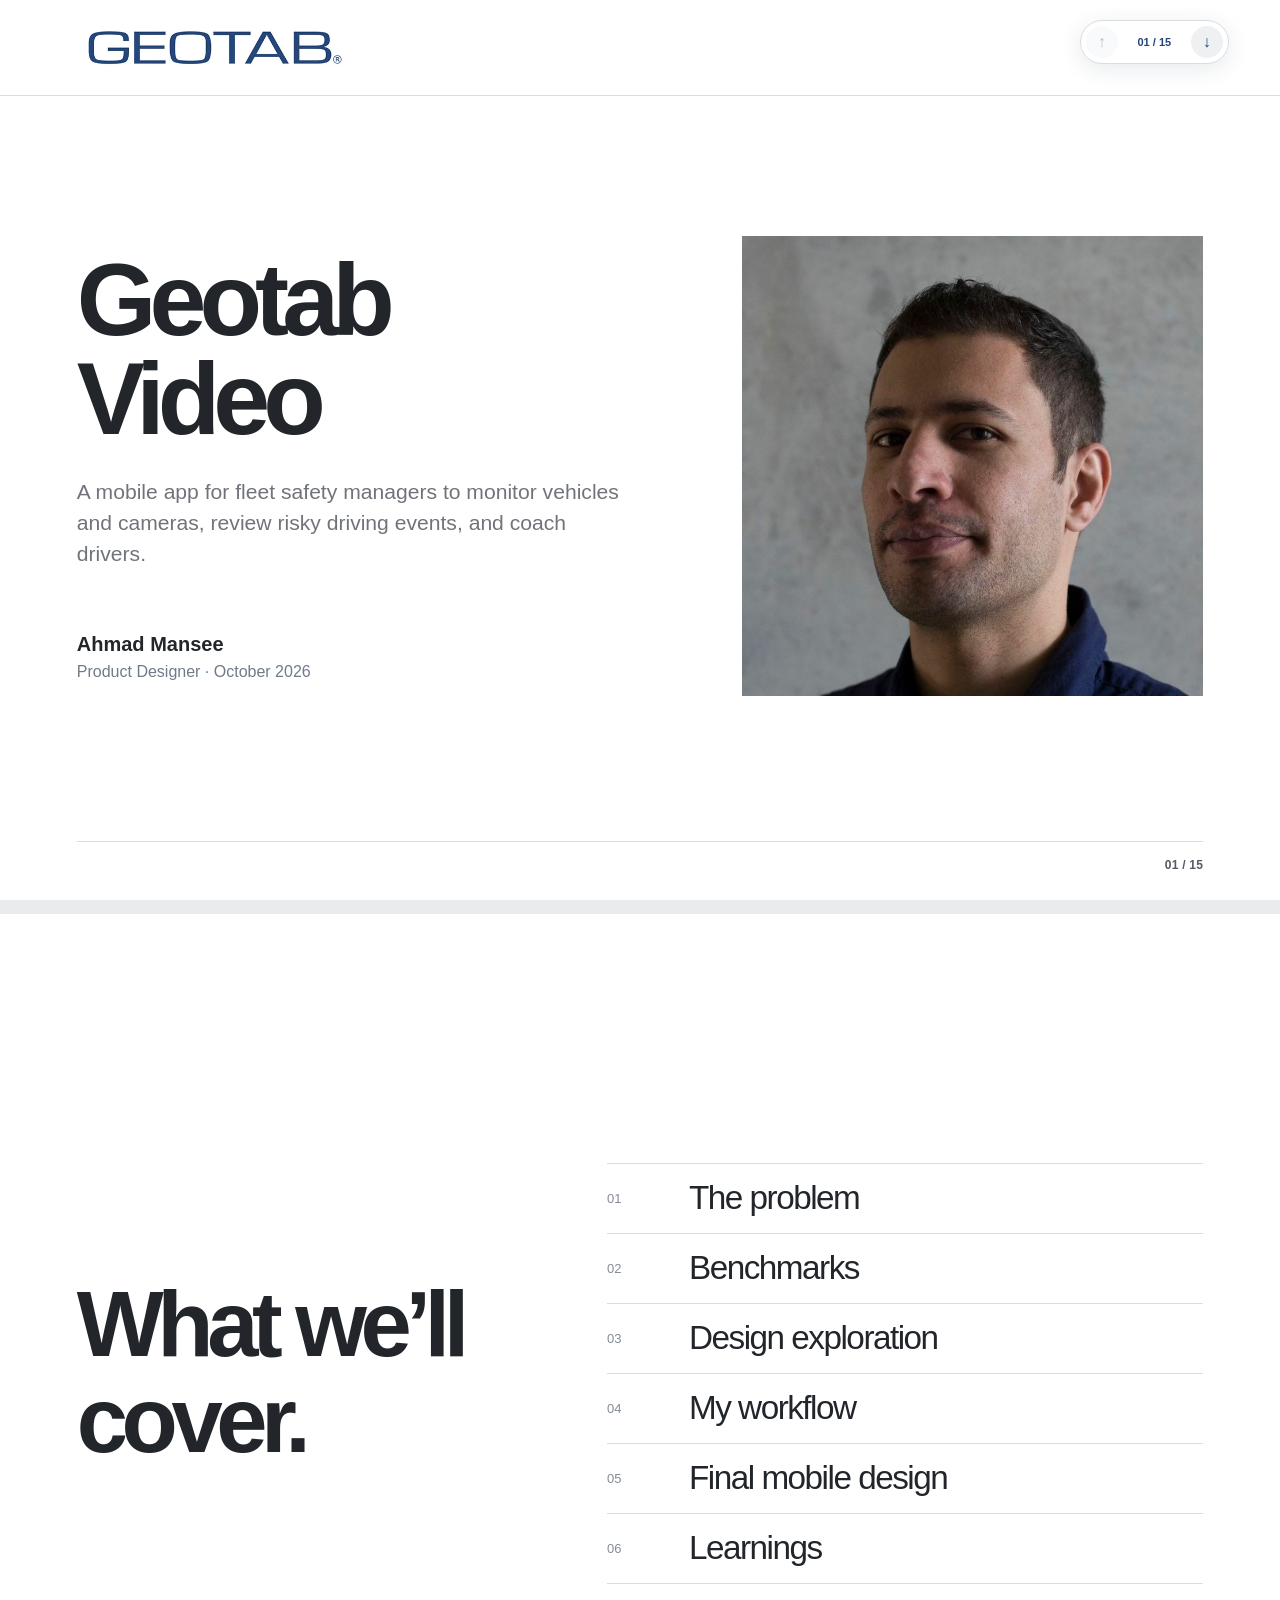
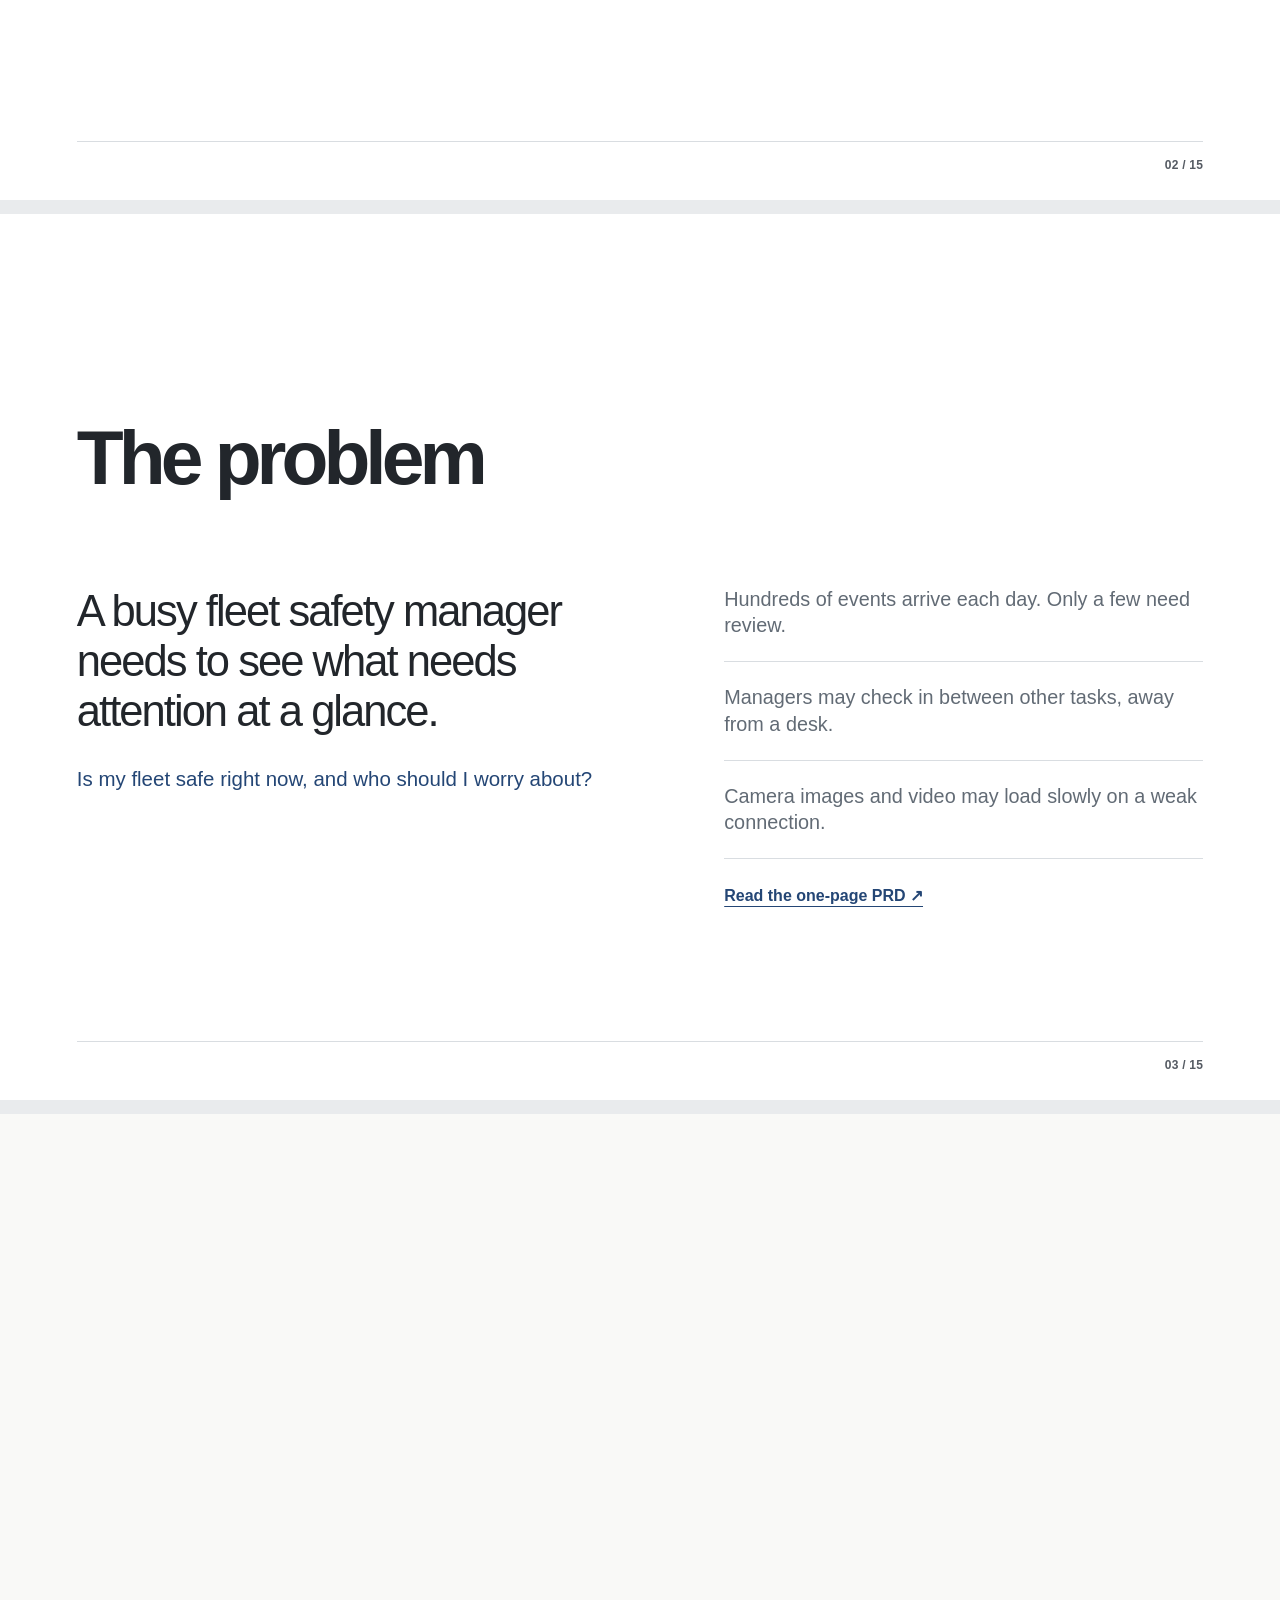
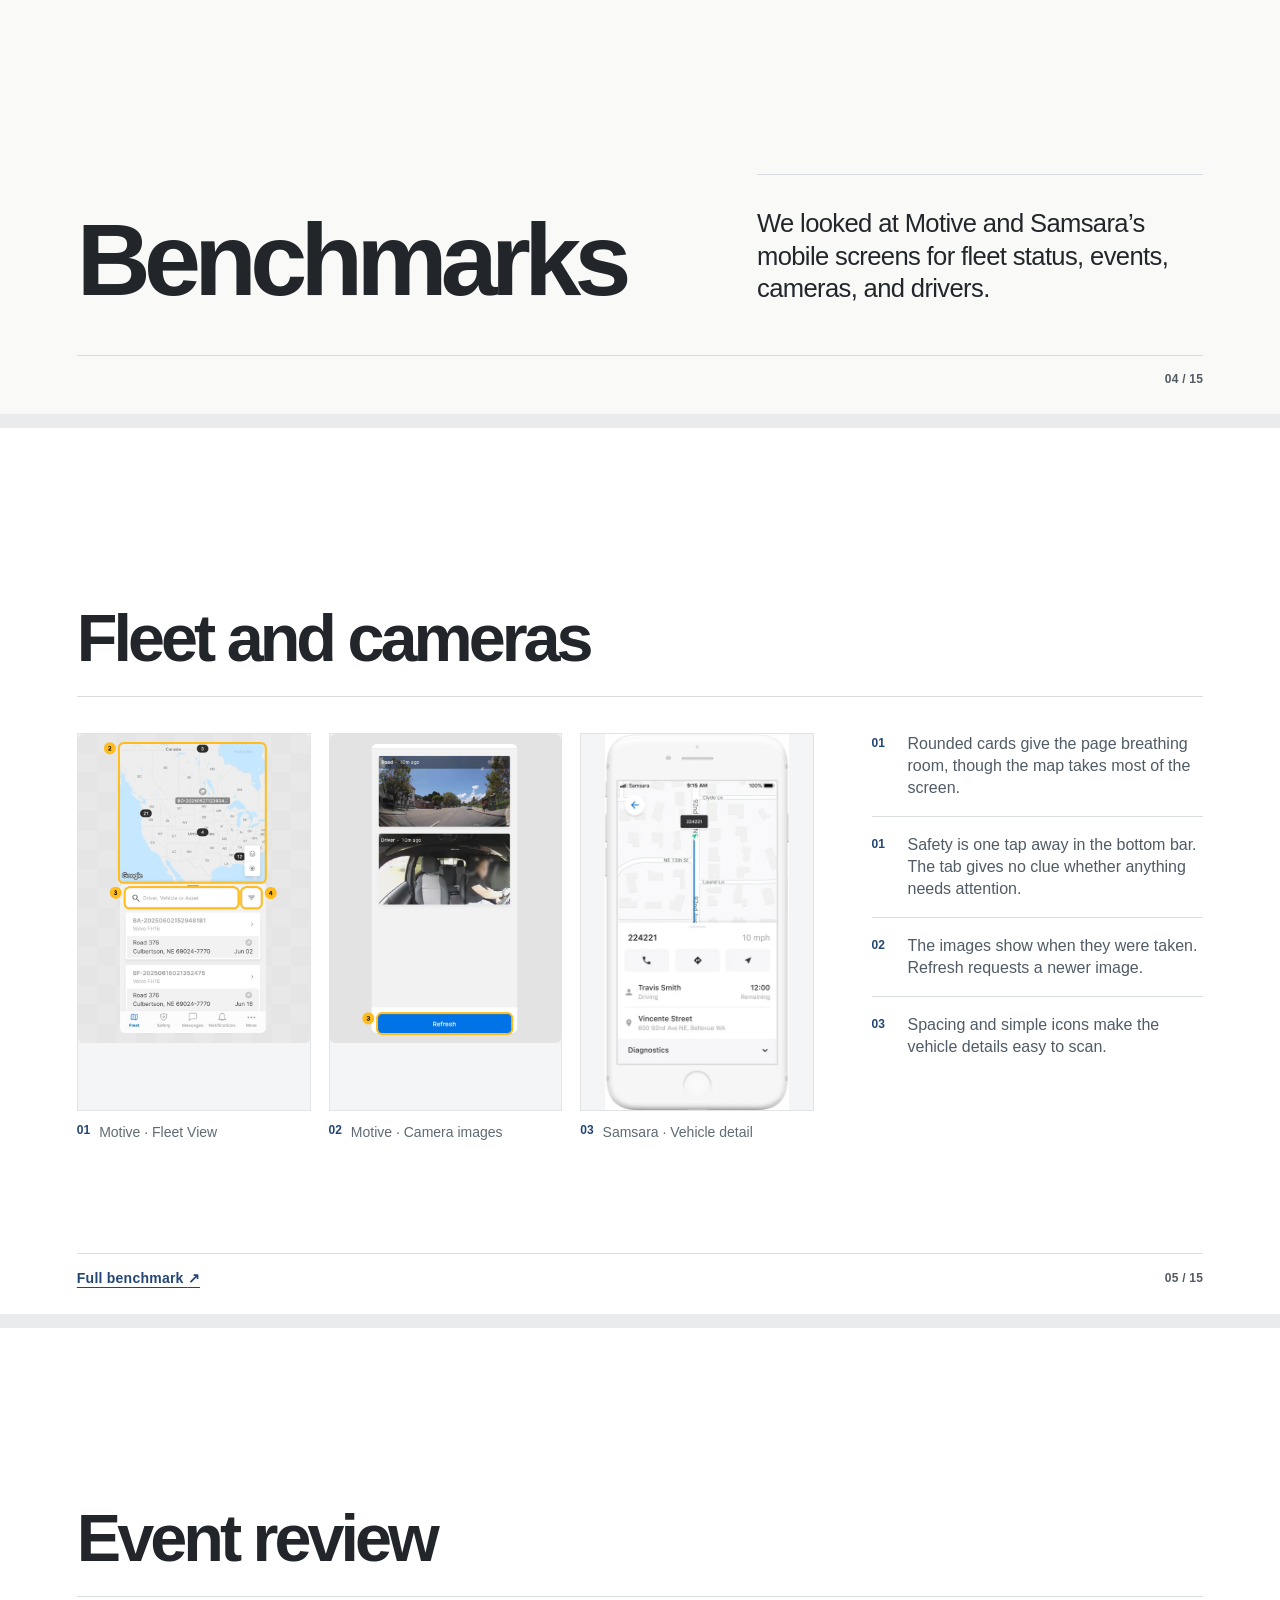
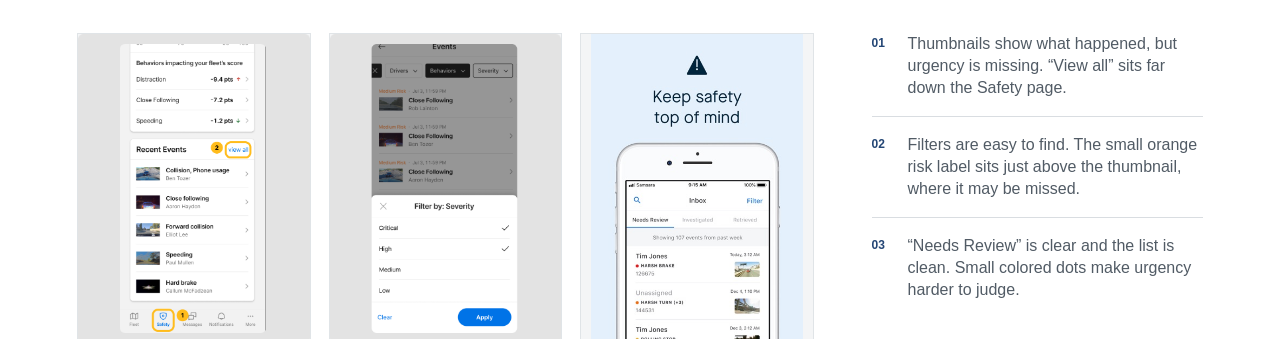
<file: index.html>
<!doctype html>
<html lang="en">
  <head>
    <meta charset="utf-8" />
    <meta name="viewport" content="width=device-width, initial-scale=1" />
    <title>Geotab Video — design assessment</title>
    <meta http-equiv="refresh" content="0; url=presentation/index.html" />
    <link rel="canonical" href="presentation/index.html" />
  </head>
  <body>
    <p><a href="presentation/index.html">Open the presentation</a></p>
  </body>
</html>
</file>
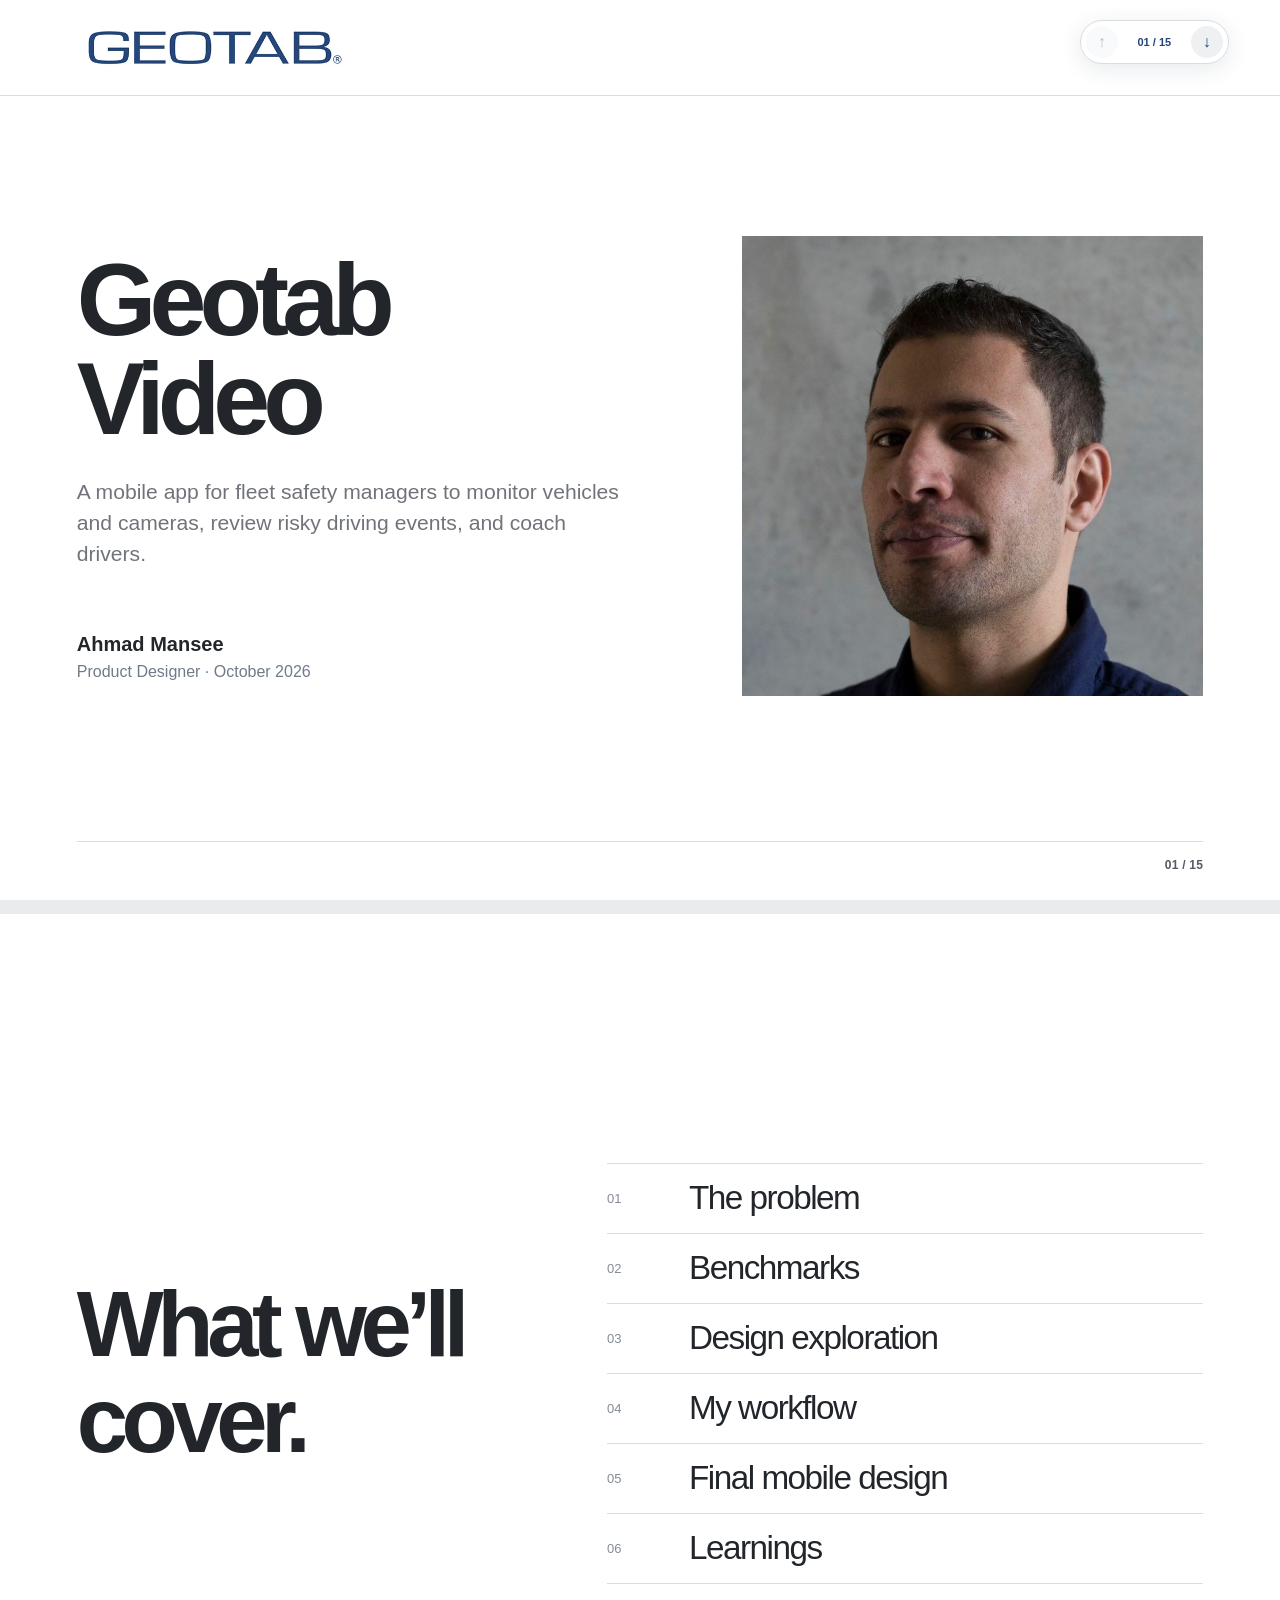
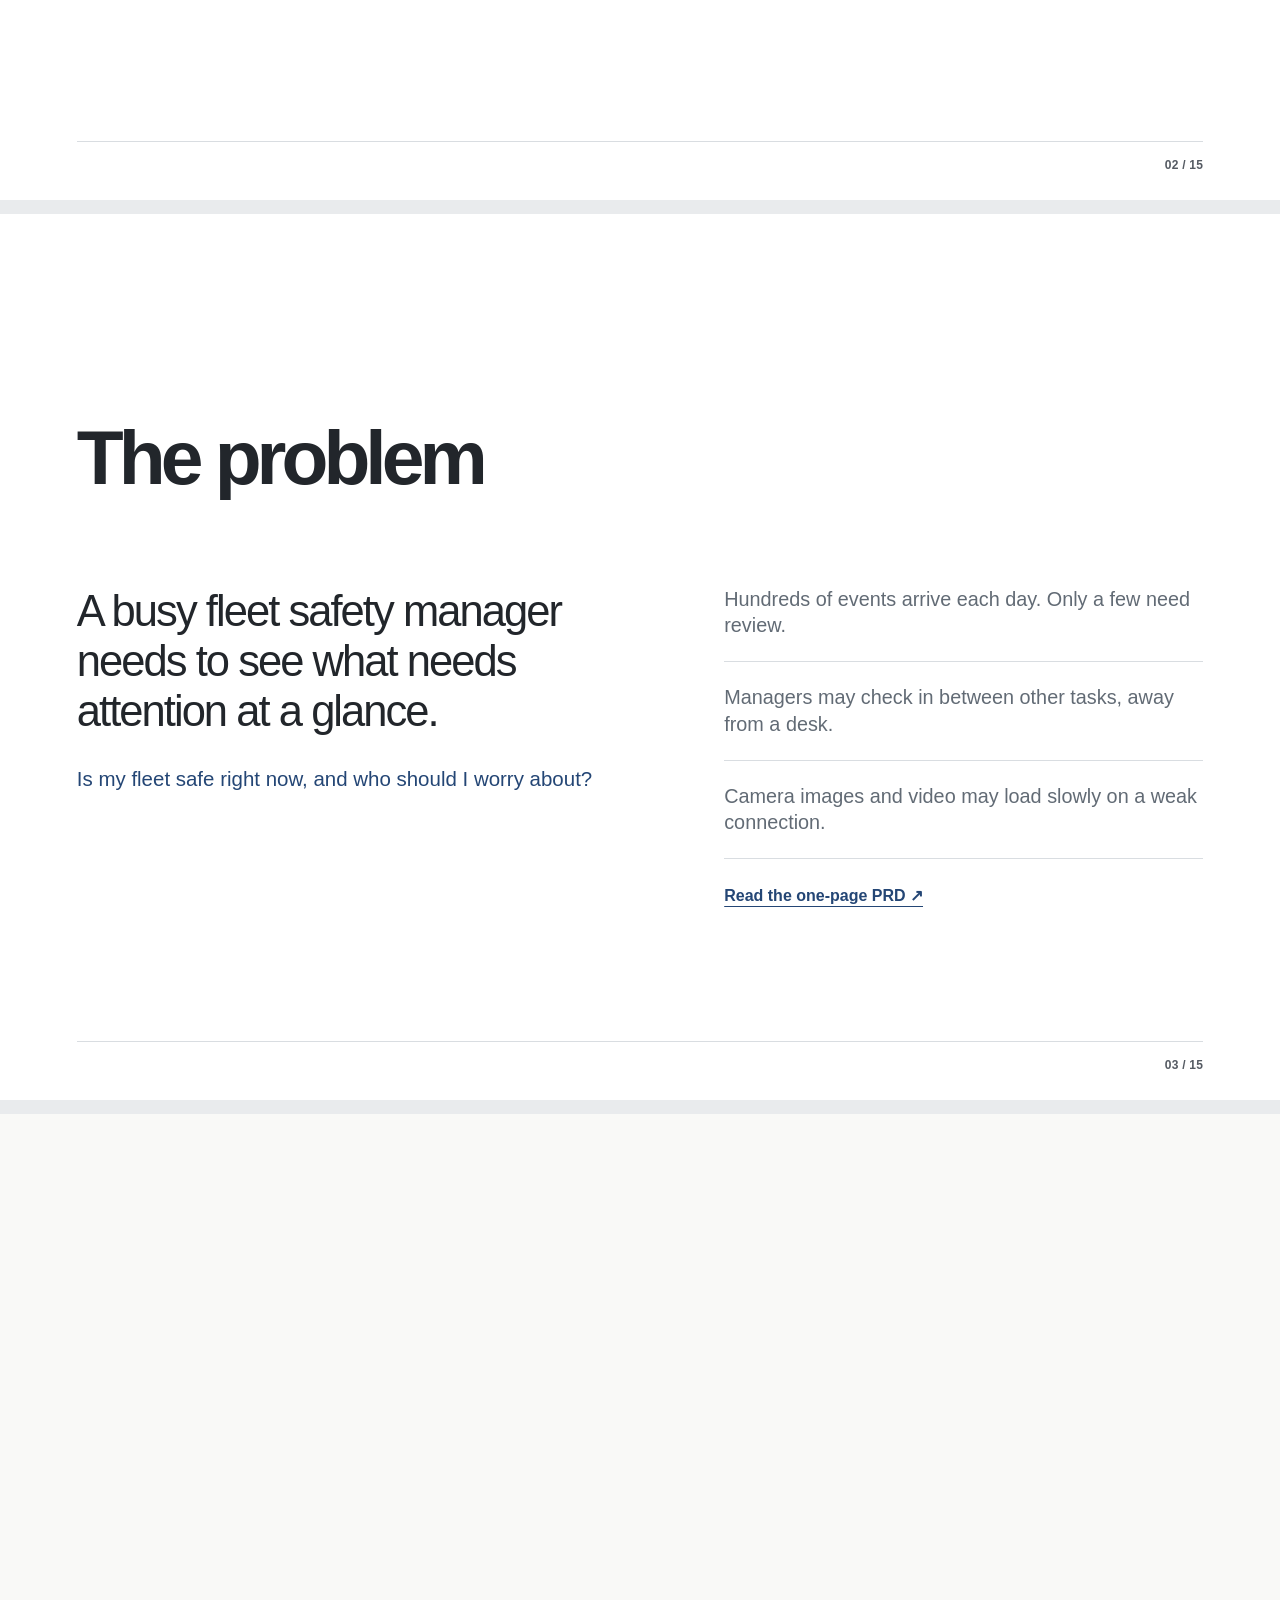
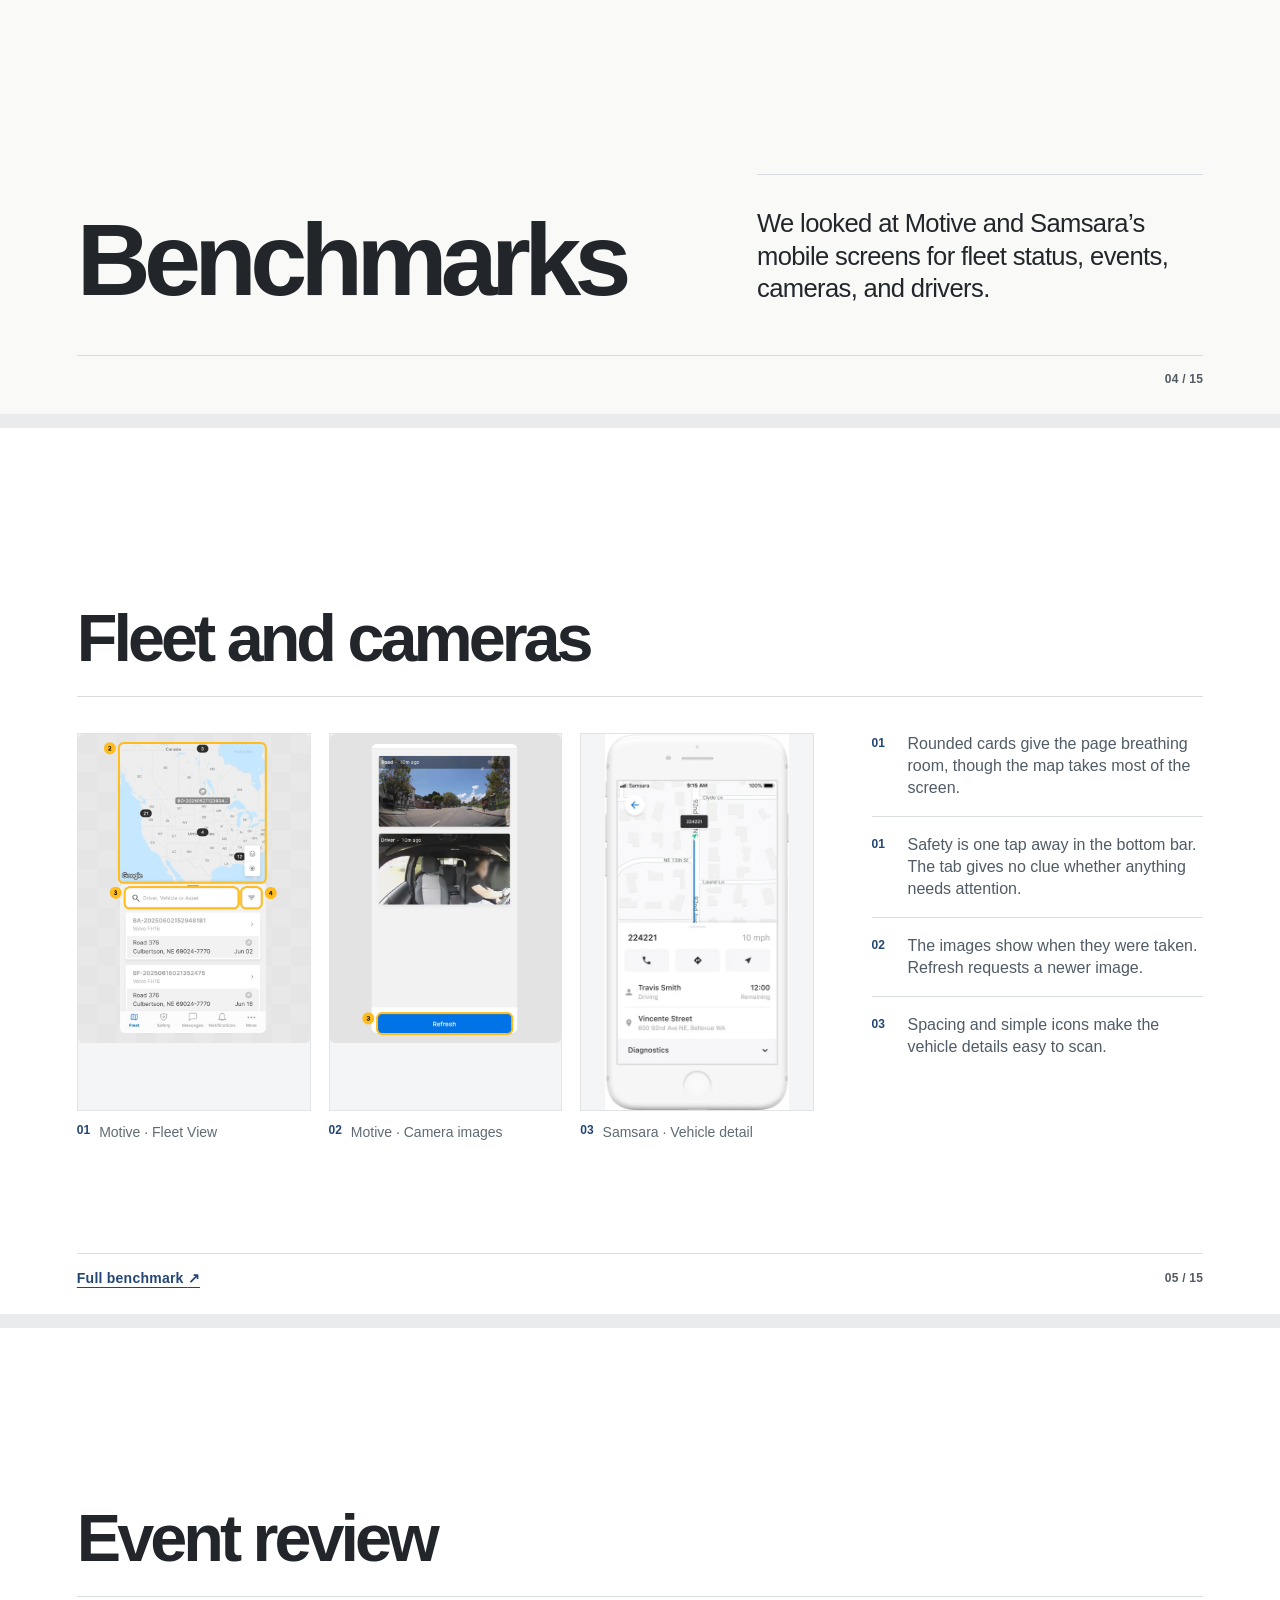
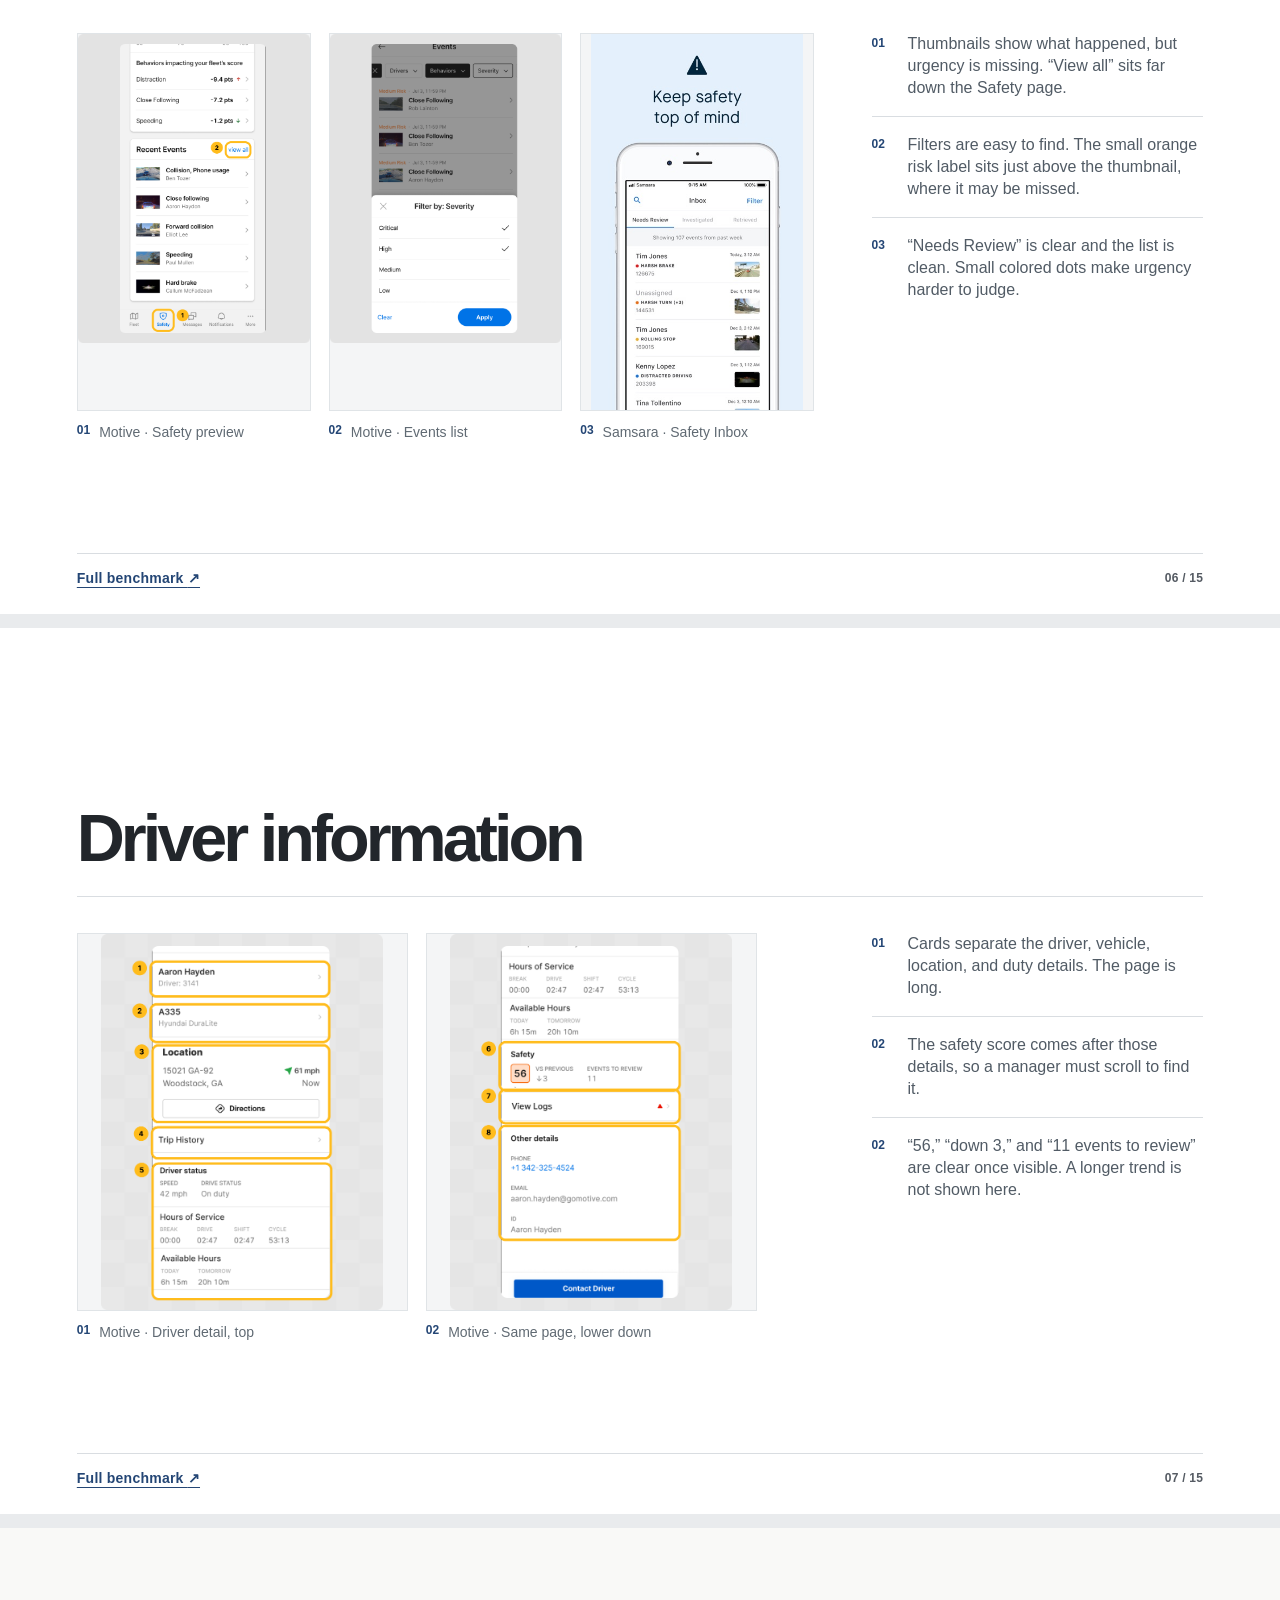
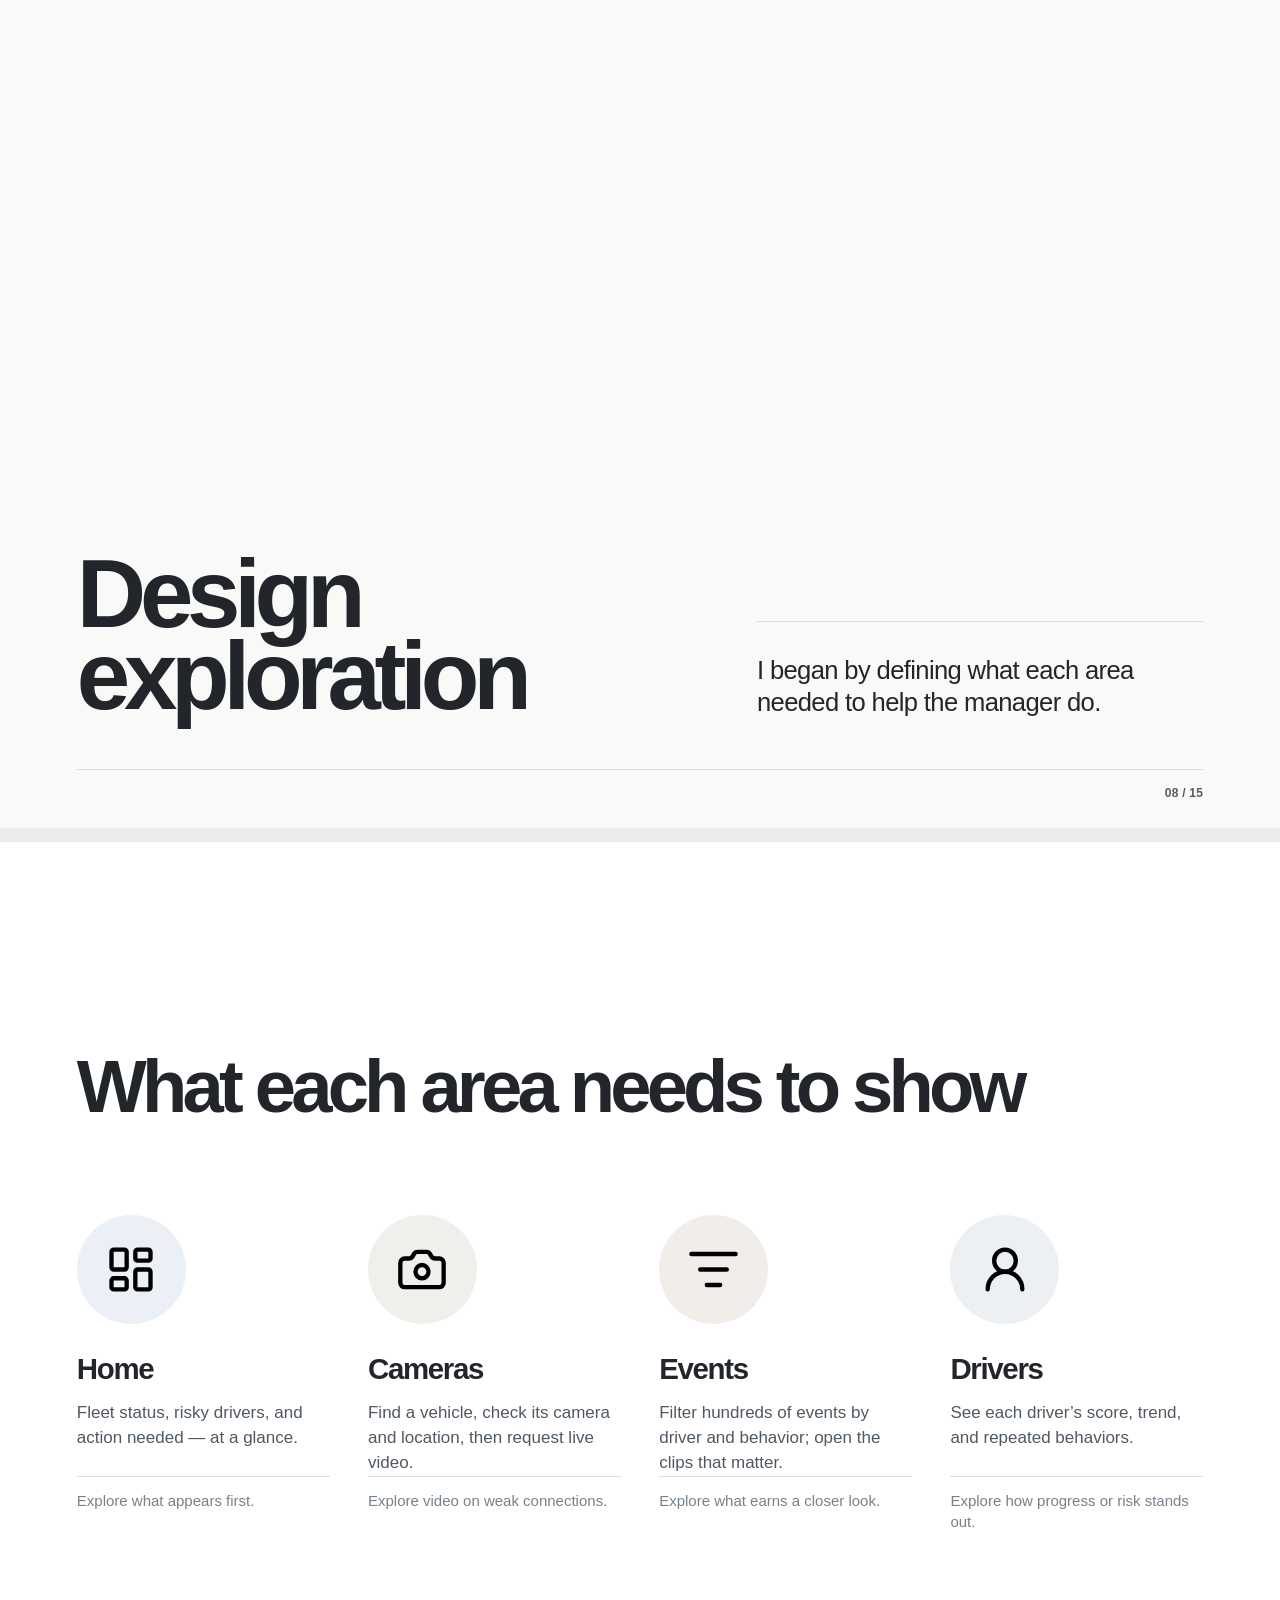
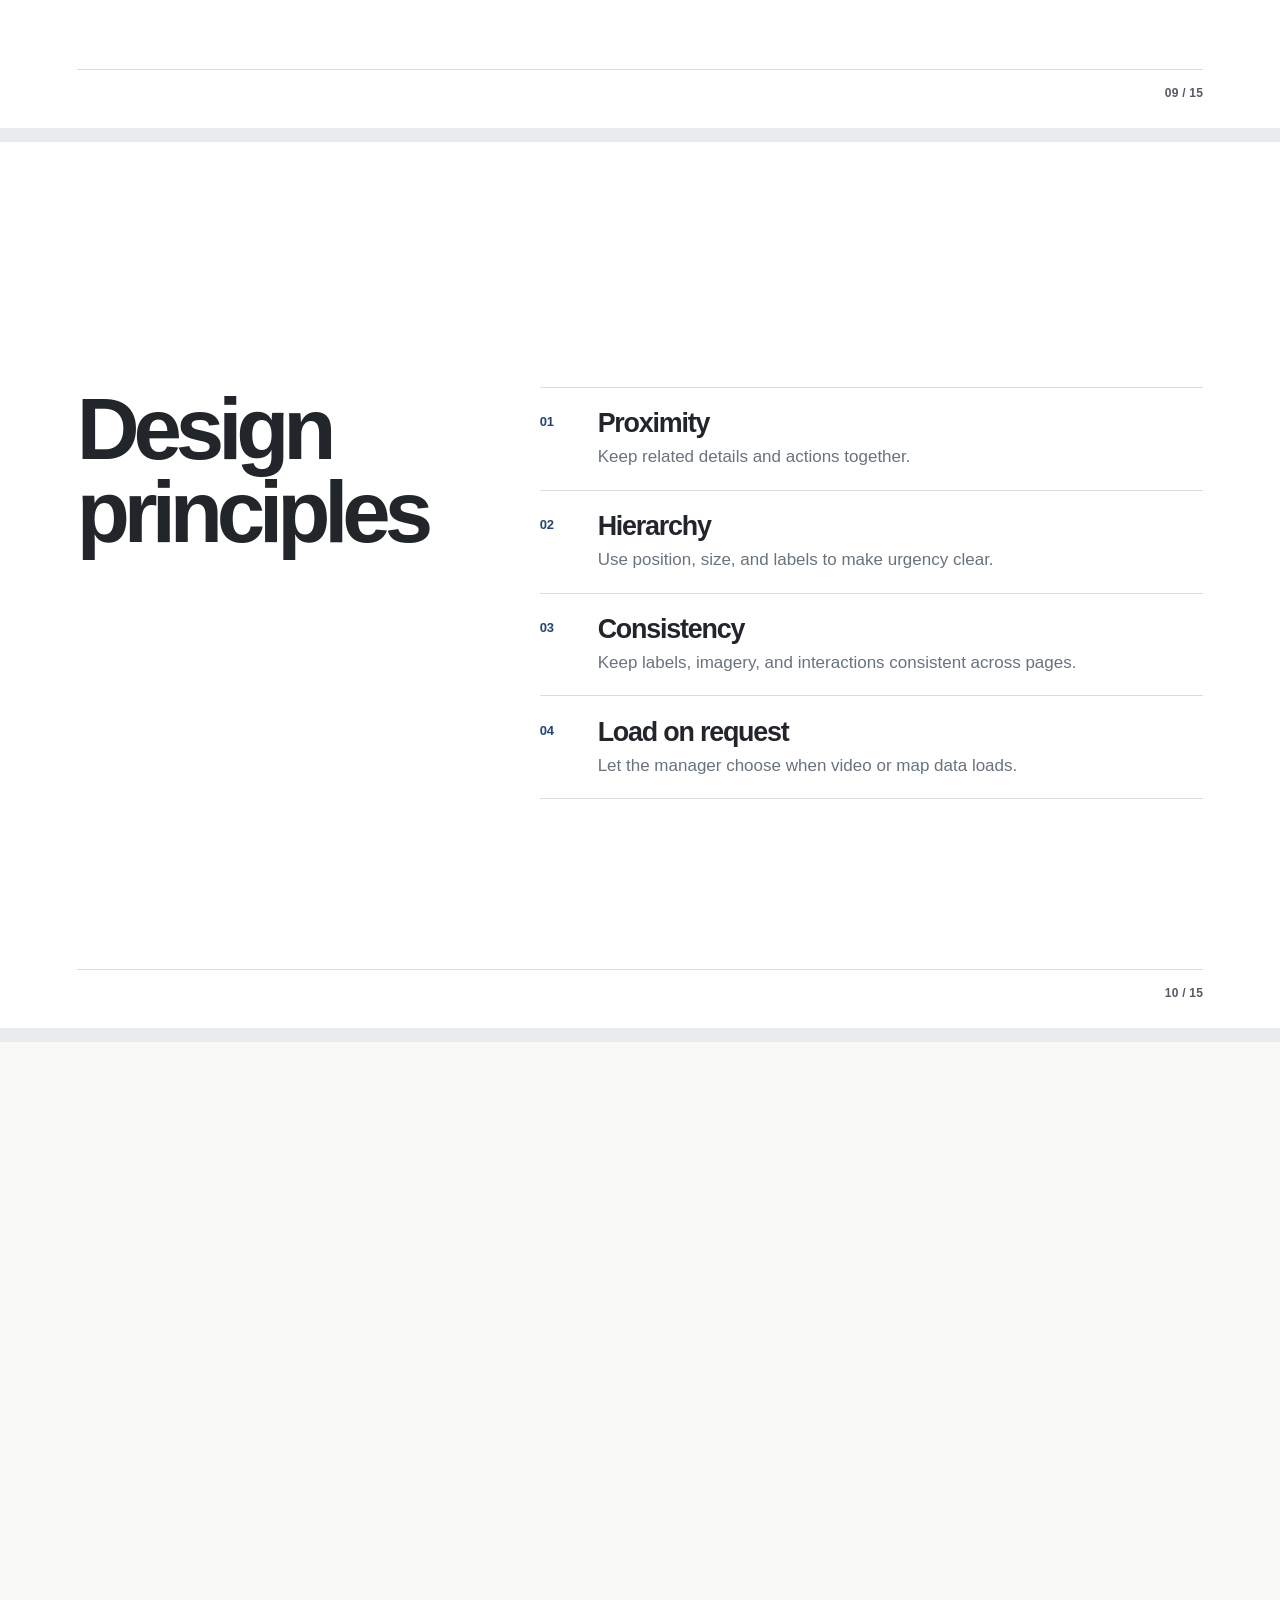
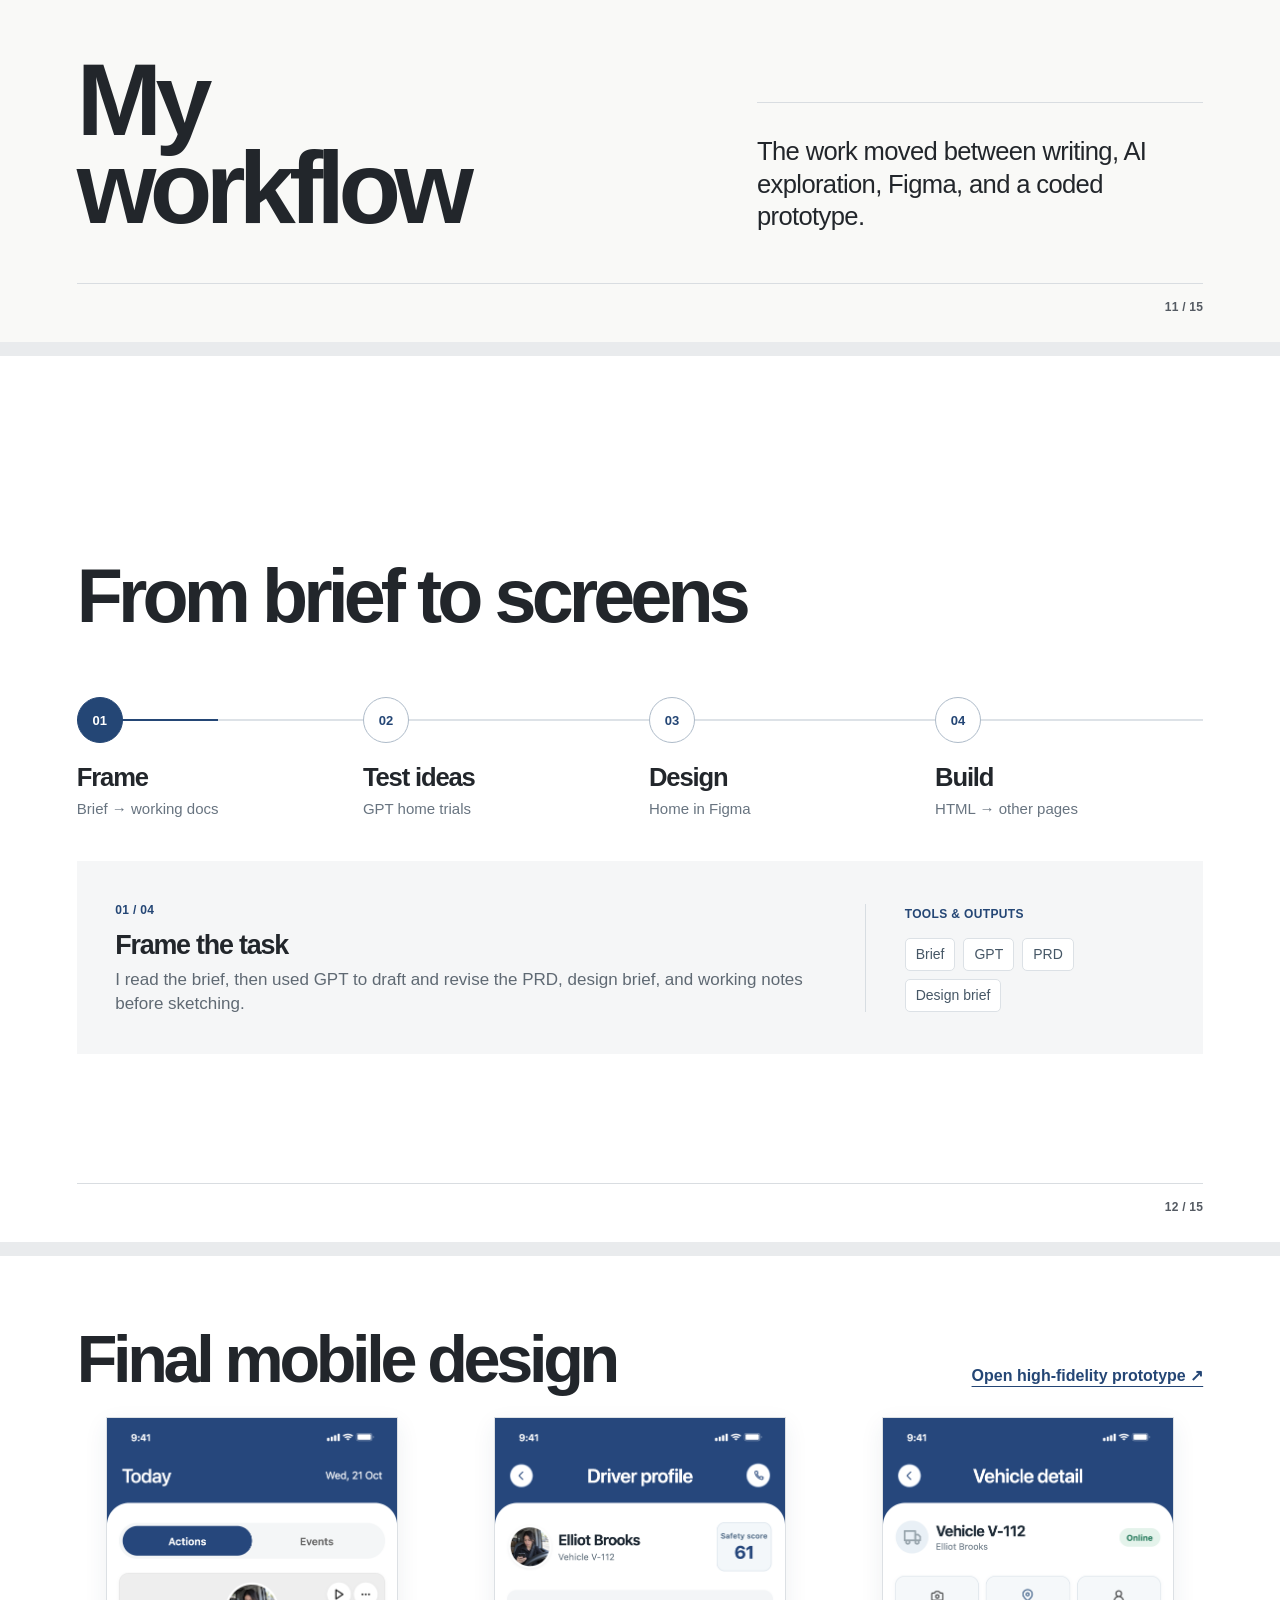
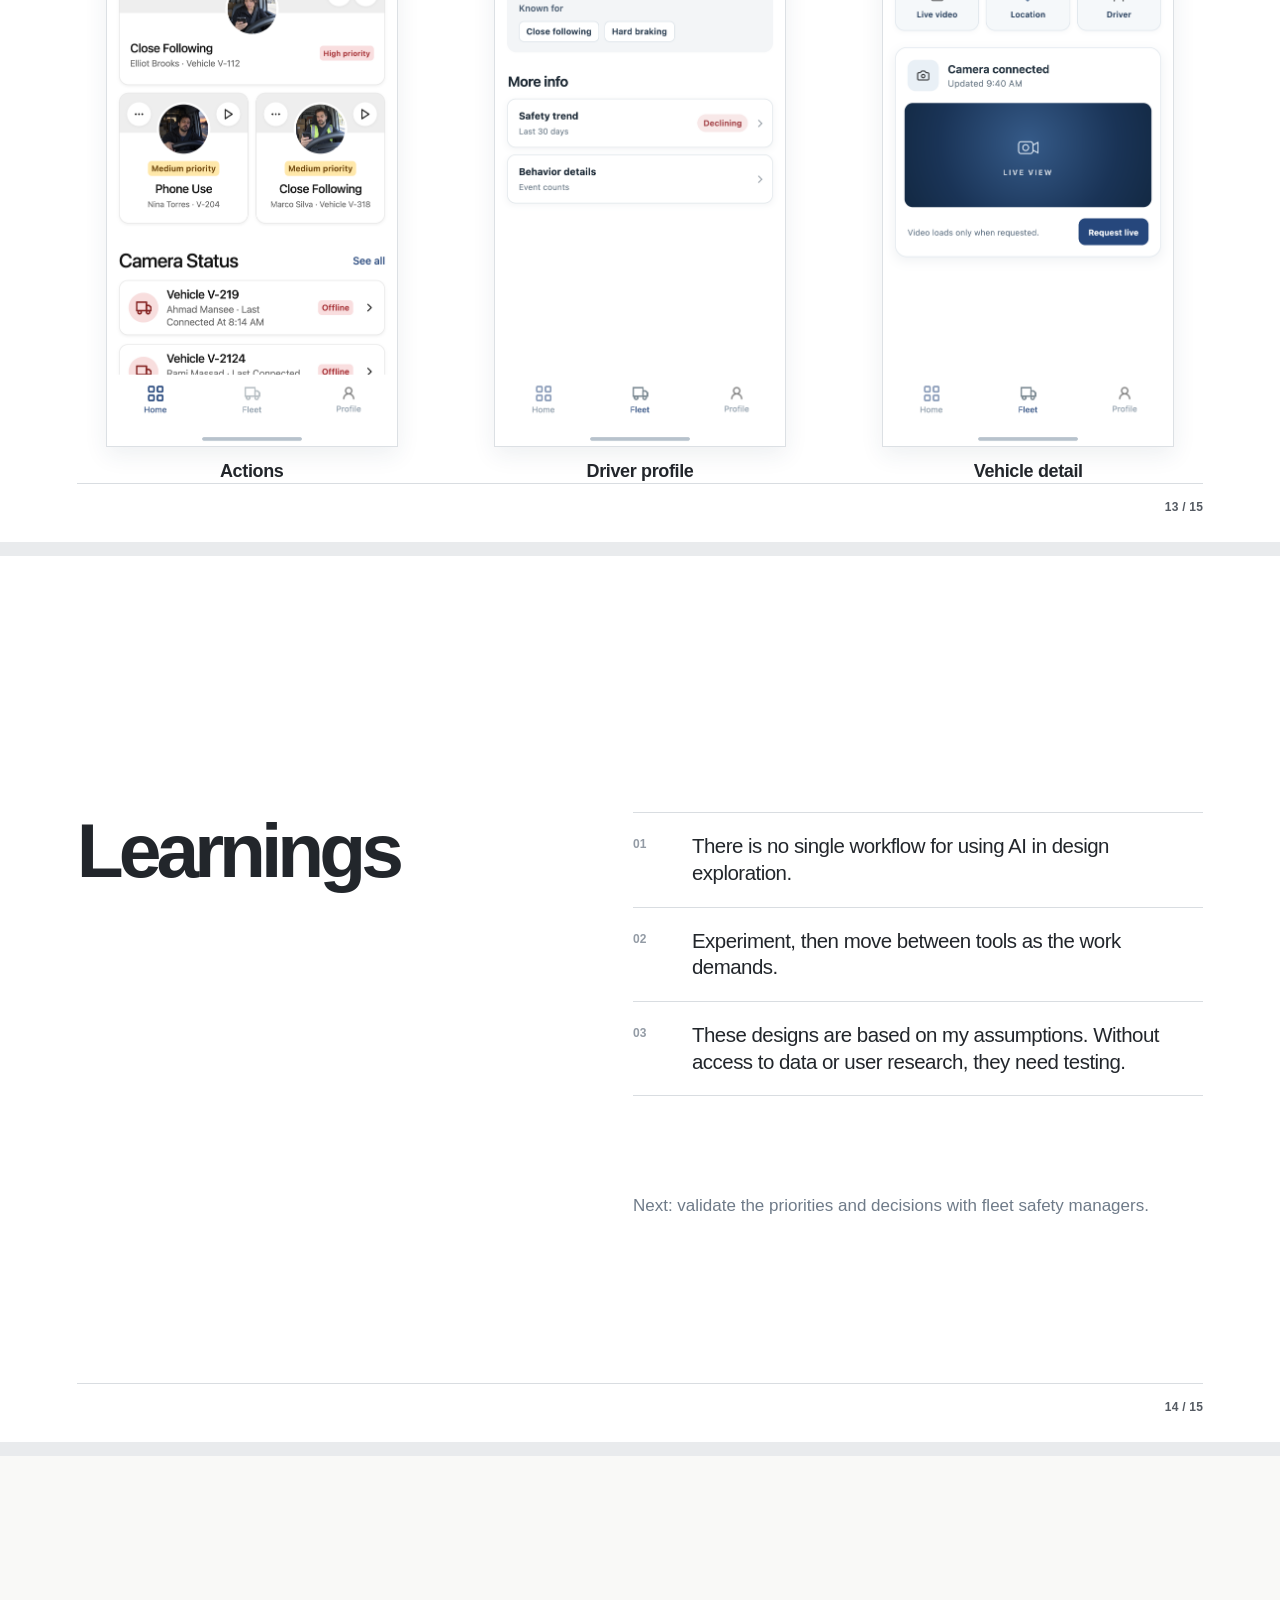
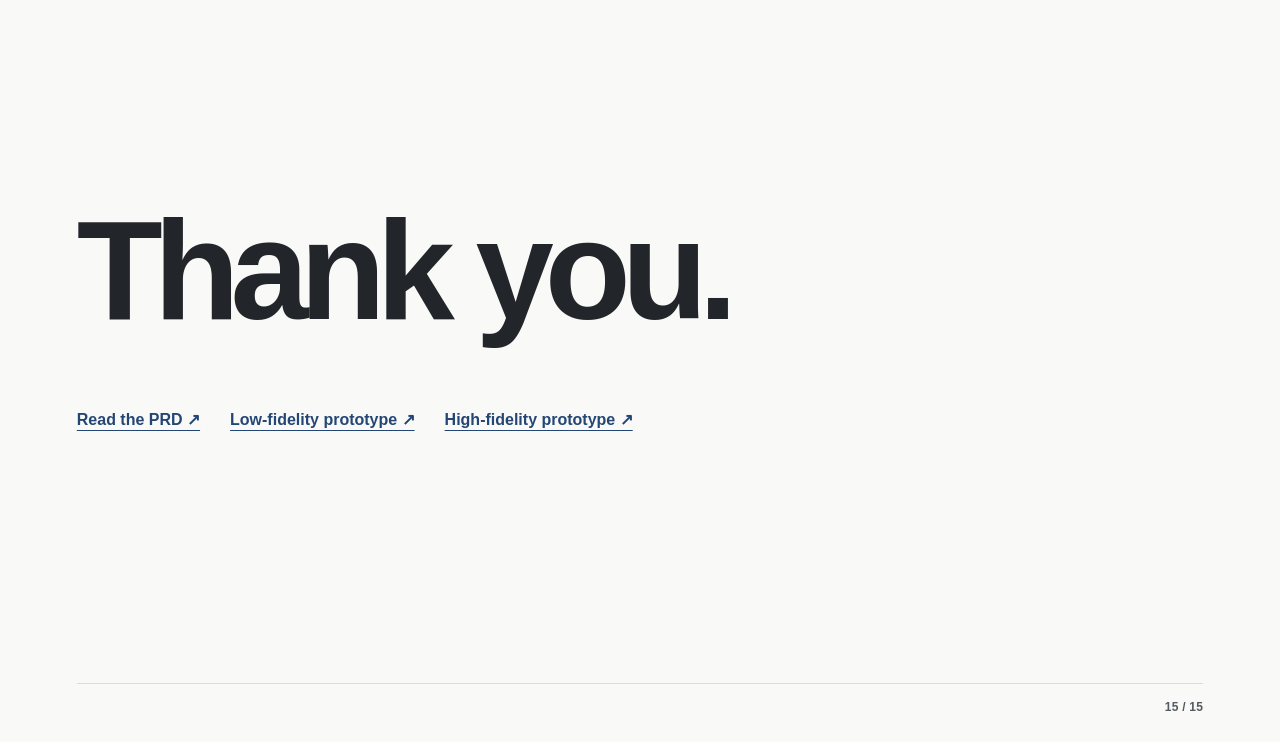
<file: presentation/index.html>
<!doctype html>
<html lang="en">
  <head>
    <meta charset="UTF-8" />
    <meta name="viewport" content="width=device-width, initial-scale=1.0" />
    <meta name="theme-color" content="#ffffff" />
    <title>Geotab Video — Design assessment</title>
    <link rel="stylesheet" href="styles.css" />
    <script defer src="main.js?v=3"></script>
  </head>
  <body>
    <header class="topbar">
      <a class="brand" href="#introduction" aria-label="Go to introduction">
        <img src="assets/geotab-logo.png" alt="Geotab" width="500" height="300" />
      </a>
    </header>

    <main id="slides">
      <section class="slide slide-cover" id="introduction" aria-labelledby="cover-title">
        <div class="cover-content">
          <div class="cover-main">
            <h1 id="cover-title">Geotab<br />Video</h1>
            <p class="cover-subtitle">A mobile app for fleet safety managers to monitor vehicles and cameras, review risky driving events, and coach drivers.</p>
            <p class="presenter"><strong>Ahmad Mansee</strong><span>Product Designer · October 2026</span></p>
          </div>
          <div class="portrait-frame">
            <img src="assets/ahmad-portrait.png" alt="Portrait of Ahmad Mansee" width="800" height="800" />
          </div>
        </div>
        <footer class="slide-footer"><span class="slide-count">01 / 15</span></footer>
      </section>

      <section class="slide slide-index" id="contents" aria-labelledby="contents-title">
        <div class="index-content">
          <div class="index-heading">
            <h2 id="contents-title">What we’ll<br />cover.</h2>
          </div>
          <ol class="index-list" aria-label="Presentation sections">
            <li><span>01</span><strong>The problem</strong></li>
            <li><span>02</span><strong>Benchmarks</strong></li>
            <li><span>03</span><strong>Design exploration</strong></li>
            <li><span>04</span><strong>My workflow</strong></li>
            <li><span>05</span><strong>Final mobile design</strong></li>
            <li><span>06</span><strong>Learnings</strong></li>
          </ol>
        </div>
        <footer class="slide-footer"><span class="slide-count">02 / 15</span></footer>
      </section>

      <section class="slide slide-problem" id="problem" aria-labelledby="problem-title">
        <div class="problem-content">
          <h2 id="problem-title">The problem</h2>
          <div class="problem-body">
            <div class="problem-lead">
              <p class="problem-statement">A busy fleet safety manager needs to see what needs attention at a glance.</p>
              <p class="problem-question">Is my fleet safe right now, and who should I worry about?</p>
            </div>
            <div class="problem-challenges" aria-label="What makes this difficult">
              <p>Hundreds of events arrive each day. Only a few need review.</p>
              <p>Managers may check in between other tasks, away from a desk.</p>
              <p>Camera images and video may load slowly on a weak connection.</p>
              <a href="assets/one-page-prd.pdf" target="_blank" rel="noopener noreferrer">Read the one-page PRD <span aria-hidden="true">↗</span></a>
            </div>
          </div>
        </div>
        <footer class="slide-footer"><span class="slide-count">03 / 15</span></footer>
      </section>
      <section class="slide slide-section-intro" id="benchmarks" aria-labelledby="benchmarks-title">
        <div class="section-intro-content">
          <div class="section-intro-row">
            <h2 id="benchmarks-title">Benchmarks</h2>
            <div class="section-intro-copy">
              <p>We looked at Motive and Samsara’s mobile screens for fleet status, events, cameras, and drivers.</p>
            </div>
          </div>
        </div>
        <footer class="slide-footer"><span class="slide-count">04 / 15</span></footer>
      </section>

      <section class="slide slide-benchmark" id="benchmark-fleet" aria-labelledby="benchmark-fleet-title">
        <div class="benchmark-content">
          <header class="benchmark-heading">
            <h2 id="benchmark-fleet-title">Fleet and cameras</h2>
          </header>
          <div class="benchmark-grid">
            <div class="benchmark-gallery three">
              <figure><a href="benchmark/assets/motive-fleet-map.png" target="_blank" rel="noopener noreferrer"><img src="benchmark/assets/motive-fleet-map.png" alt="Motive Fleet View with a large map and a searchable vehicle list" /></a><figcaption><span class="benchmark-image-number">01</span>Motive · Fleet View</figcaption></figure>
              <figure><a href="benchmark/assets/motive-camera-live.png" target="_blank" rel="noopener noreferrer"><img src="benchmark/assets/motive-camera-live.png" alt="Motive road and cabin still images marked ten minutes old" /></a><figcaption><span class="benchmark-image-number">02</span>Motive · Camera images</figcaption></figure>
              <figure><a href="benchmark/assets/samsara-show-vehicle.webp" target="_blank" rel="noopener noreferrer"><img src="benchmark/assets/samsara-show-vehicle.webp" alt="Samsara map and vehicle sheet with speed, driver, address, and diagnostics" /></a><figcaption><span class="benchmark-image-number">03</span>Samsara · Vehicle detail</figcaption></figure>
            </div>
            <ul class="benchmark-observations">
              <li><span class="benchmark-ref">01</span><span>Rounded cards give the page breathing room, though the map takes most of the screen.</span></li>
              <li><span class="benchmark-ref">01</span><span>Safety is one tap away in the bottom bar. The tab gives no clue whether anything needs attention.</span></li>
              <li><span class="benchmark-ref">02</span><span>The images show when they were taken. Refresh requests a newer image.</span></li>
              <li><span class="benchmark-ref">03</span><span>Spacing and simple icons make the vehicle details easy to scan.</span></li>
            </ul>
          </div>
        </div>
        <footer class="slide-footer"><a class="benchmark-source" href="benchmark/product-flow-v2.html" target="_blank" rel="noopener noreferrer">Full benchmark <span aria-hidden="true">↗</span></a><span class="slide-count">05 / 15</span></footer>
      </section>

      <section class="slide slide-benchmark" id="benchmark-events" aria-labelledby="benchmark-events-title">
        <div class="benchmark-content">
          <header class="benchmark-heading">
            <h2 id="benchmark-events-title">Event review</h2>
          </header>
          <div class="benchmark-grid">
            <div class="benchmark-gallery three">
              <figure><a href="benchmark/assets/motive-events-list.png" target="_blank" rel="noopener noreferrer"><img src="benchmark/assets/motive-events-list.png" alt="Motive Safety preview with event types and drivers but no severity labels" /></a><figcaption><span class="benchmark-image-number">01</span>Motive · Safety preview</figcaption></figure>
              <figure><a href="benchmark/assets/motive-events-severity.png" target="_blank" rel="noopener noreferrer"><img src="benchmark/assets/motive-events-severity.png" alt="Motive full event list with risk labels and open severity filter" /></a><figcaption><span class="benchmark-image-number">02</span>Motive · Events list</figcaption></figure>
              <figure><a href="benchmark/assets/samsara-appstore-6.jpg" target="_blank" rel="noopener noreferrer"><img src="benchmark/assets/samsara-appstore-6.jpg" alt="Samsara Safety Inbox with a Needs Review tab and compact event rows" /></a><figcaption><span class="benchmark-image-number">03</span>Samsara · Safety Inbox</figcaption></figure>
            </div>
            <ul class="benchmark-observations">
              <li><span class="benchmark-ref">01</span><span>Thumbnails show what happened, but urgency is missing. “View all” sits far down the Safety page.</span></li>
              <li><span class="benchmark-ref">02</span><span>Filters are easy to find. The small orange risk label sits just above the thumbnail, where it may be missed.</span></li>
              <li><span class="benchmark-ref">03</span><span>“Needs Review” is clear and the list is clean. Small colored dots make urgency harder to judge.</span></li>
            </ul>
          </div>
        </div>
        <footer class="slide-footer"><a class="benchmark-source" href="benchmark/product-flow-v2.html" target="_blank" rel="noopener noreferrer">Full benchmark <span aria-hidden="true">↗</span></a><span class="slide-count">06 / 15</span></footer>
      </section>

      <section class="slide slide-benchmark" id="benchmark-drivers" aria-labelledby="benchmark-drivers-title">
        <div class="benchmark-content">
          <header class="benchmark-heading">
            <h2 id="benchmark-drivers-title">Driver information</h2>
          </header>
          <div class="benchmark-grid">
            <div class="benchmark-gallery two">
              <figure><a href="benchmark/assets/motive-driver-detail.png" target="_blank" rel="noopener noreferrer"><img src="benchmark/assets/motive-driver-detail.png" alt="Top of Motive driver detail with identity, vehicle, location, and duty status" /></a><figcaption><span class="benchmark-image-number">01</span>Motive · Driver detail, top</figcaption></figure>
              <figure><a href="benchmark/assets/motive-driver-score.png" target="_blank" rel="noopener noreferrer"><img src="benchmark/assets/motive-driver-score.png" alt="Lower part of the same Motive driver detail with safety score, change, and events to review" /></a><figcaption><span class="benchmark-image-number">02</span>Motive · Same page, lower down</figcaption></figure>
            </div>
            <ul class="benchmark-observations">
              <li><span class="benchmark-ref">01</span><span>Cards separate the driver, vehicle, location, and duty details. The page is long.</span></li>
              <li><span class="benchmark-ref">02</span><span>The safety score comes after those details, so a manager must scroll to find it.</span></li>
              <li><span class="benchmark-ref">02</span><span>“56,” “down 3,” and “11 events to review” are clear once visible. A longer trend is not shown here.</span></li>
            </ul>
          </div>
        </div>
        <footer class="slide-footer"><a class="benchmark-source" href="benchmark/product-flow-v2.html" target="_blank" rel="noopener noreferrer">Full benchmark <span aria-hidden="true">↗</span></a><span class="slide-count">07 / 15</span></footer>
      </section>

      <section class="slide slide-section-intro" id="design-exploration" aria-labelledby="design-exploration-title">
        <div class="section-intro-content">
          <div class="section-intro-row">
            <h2 id="design-exploration-title">Design<br />exploration</h2>
            <div class="section-intro-copy">
              <p>I began by defining what each area needed to help the manager do.</p>
            </div>
          </div>
        </div>
        <footer class="slide-footer"><span class="slide-count">08 / 15</span></footer>
      </section>

      <section class="slide slide-areas" id="area-purpose" aria-labelledby="area-purpose-title">
        <div class="area-a-content">
          <h2 id="area-purpose-title">What each area needs to show</h2>
          <div class="area-a-grid">
            <div class="area-a-item">
              <div class="area-a-icon"><img src="assets/icons/layout-dashboard.svg" alt="" /></div>
              <h3>Home</h3>
              <p>Fleet status, risky drivers, and action needed — at a glance.</p>
              <span>Explore what appears first.</span>
            </div>
            <div class="area-a-item">
              <div class="area-a-icon"><img src="assets/icons/camera.svg" alt="" /></div>
              <h3>Cameras</h3>
              <p>Find a vehicle, check its camera and location, then request live video.</p>
              <span>Explore video on weak connections.</span>
            </div>
            <div class="area-a-item">
              <div class="area-a-icon"><img src="assets/icons/list-filter.svg" alt="" /></div>
              <h3>Events</h3>
              <p>Filter hundreds of events by driver and behavior; open the clips that matter.</p>
              <span>Explore what earns a closer look.</span>
            </div>
            <div class="area-a-item">
              <div class="area-a-icon"><img src="assets/icons/user-round.svg" alt="" /></div>
              <h3>Drivers</h3>
              <p>See each driver’s score, trend, and repeated behaviors.</p>
              <span>Explore how progress or risk stands out.</span>
            </div>
          </div>
        </div>
        <footer class="slide-footer"><span class="slide-count">09 / 15</span></footer>
      </section>

      <section class="slide slide-principles" id="design-principles" aria-labelledby="principles-title">
        <div class="principles-content">
          <h2 id="principles-title">Design<br />principles</h2>
          <ol class="principles-grid">
            <li><span class="principle-number">01</span><div><h3>Proximity</h3><p>Keep related details and actions together.</p></div></li>
            <li><span class="principle-number">02</span><div><h3>Hierarchy</h3><p>Use position, size, and labels to make urgency clear.</p></div></li>
            <li><span class="principle-number">03</span><div><h3>Consistency</h3><p>Keep labels, imagery, and interactions consistent across pages.</p></div></li>
            <li><span class="principle-number">04</span><div><h3>Load on request</h3><p>Let the manager choose when video or map data loads.</p></div></li>
          </ol>
        </div>
        <footer class="slide-footer"><span class="slide-count">10 / 15</span></footer>
      </section>

      <section class="slide slide-section-intro" id="my-workflow" aria-labelledby="my-workflow-title">
        <div class="section-intro-content">
          <div class="section-intro-row">
            <h2 id="my-workflow-title">My<br />workflow</h2>
            <div class="section-intro-copy">
              <p>The work moved between writing, AI exploration, Figma, and a coded prototype.</p>
            </div>
          </div>
        </div>
        <footer class="slide-footer"><span class="slide-count">11 / 15</span></footer>
      </section>

      <section class="slide slide-workflow" id="workflow-map" aria-labelledby="workflow-map-title">
        <div class="workflow-content">
          <h2 id="workflow-map-title">From brief to screens</h2>
          <div class="workflow-track" role="group" aria-label="Workflow stages">
            <button class="workflow-step is-active" type="button" data-workflow-step="0" aria-pressed="true"><span class="workflow-marker">01</span><strong>Frame</strong><small>Brief → working docs</small></button>
            <button class="workflow-step" type="button" data-workflow-step="1" aria-pressed="false"><span class="workflow-marker">02</span><strong>Test ideas</strong><small>GPT home trials</small></button>
            <button class="workflow-step" type="button" data-workflow-step="2" aria-pressed="false"><span class="workflow-marker">03</span><strong>Design</strong><small>Home in Figma</small></button>
            <button class="workflow-step" type="button" data-workflow-step="3" aria-pressed="false"><span class="workflow-marker">04</span><strong>Build</strong><small>HTML → other pages</small></button>
          </div>
          <div class="workflow-detail" aria-live="polite">
            <div class="workflow-detail-copy"><span id="workflow-detail-number">01 / 04</span><h3 id="workflow-detail-title">Frame the task</h3><p id="workflow-detail-text">I read the brief, then used GPT to draft and revise the PRD, design brief, and working notes before sketching.</p></div>
            <div class="workflow-artifacts"><span>TOOLS &amp; OUTPUTS</span><div id="workflow-detail-artifacts"><span>Brief</span><span>GPT</span><span>PRD</span><span>Design brief</span></div></div>
          </div>
        </div>
        <footer class="slide-footer"><span class="slide-count">12 / 15</span></footer>
      </section>

      <section class="slide slide-final-screens" id="final-screens" aria-labelledby="final-screens-title">
        <div class="final-screens-content">
          <div class="final-screens-heading"><h2 id="final-screens-title">Final mobile design</h2><a href="../prototype/high-fidelity/home/index.html" target="_blank" rel="noopener noreferrer">Open high-fidelity prototype ↗</a></div>
          <div class="screen-showcase" aria-label="Three final mobile screens">
            <figure class="showcase-screen"><img src="assets/showcase-actions.png" alt="Actions screen showing three priority events and camera status" /><figcaption>Actions</figcaption></figure>
            <figure class="showcase-screen"><img src="assets/showcase-driver-detail.png" alt="Driver profile showing Elliot Brooks, his safety score, known behaviors, and safety trend" /><figcaption>Driver profile</figcaption></figure>
            <figure class="showcase-screen"><img src="assets/showcase-vehicle-detail.png" alt="Vehicle detail screen showing camera health and live video on request" /><figcaption>Vehicle detail</figcaption></figure>
          </div>
        </div>
        <footer class="slide-footer"><span class="slide-count">13 / 15</span></footer>
      </section>

      <section class="slide slide-learnings" id="learnings" aria-labelledby="learnings-title">
        <div class="learnings-content">
          <h2 id="learnings-title">Learnings</h2>
          <div class="learnings-list">
            <p><span>01</span>There is no single workflow for using AI in design exploration.</p>
            <p><span>02</span>Experiment, then move between tools as the work demands.</p>
            <p><span>03</span>These designs are based on my assumptions. Without access to data or user research, they need testing.</p>
          </div>
          <p class="learnings-next">Next: validate the priorities and decisions with fleet safety managers.</p>
        </div>
        <footer class="slide-footer"><span class="slide-count">14 / 15</span></footer>
      </section>

      <section class="slide slide-thanks" id="thank-you" aria-labelledby="thanks-title">
        <div class="thanks-content"><h2 id="thanks-title">Thank you.</h2><div class="thanks-links"><a href="../Product-PRD.pdf" target="_blank" rel="noopener noreferrer">Read the PRD ↗</a><a href="../prototype/low-fidelity/home/index.html" target="_blank" rel="noopener noreferrer">Low-fidelity prototype ↗</a><a href="../prototype/high-fidelity/home/index.html" target="_blank" rel="noopener noreferrer">High-fidelity prototype ↗</a></div></div>
        <footer class="slide-footer"><span class="slide-count">15 / 15</span></footer>
      </section>

    </main>

    <nav class="deck-nav" aria-label="Slide controls" hidden>
      <button type="button" id="previous-slide" aria-label="Previous slide">↑</button>
      <span id="nav-position" aria-live="polite">01 / 15</span>
      <button type="button" id="next-slide" aria-label="Next slide">↓</button>
    </nav>
  </body>
</html>
</file>
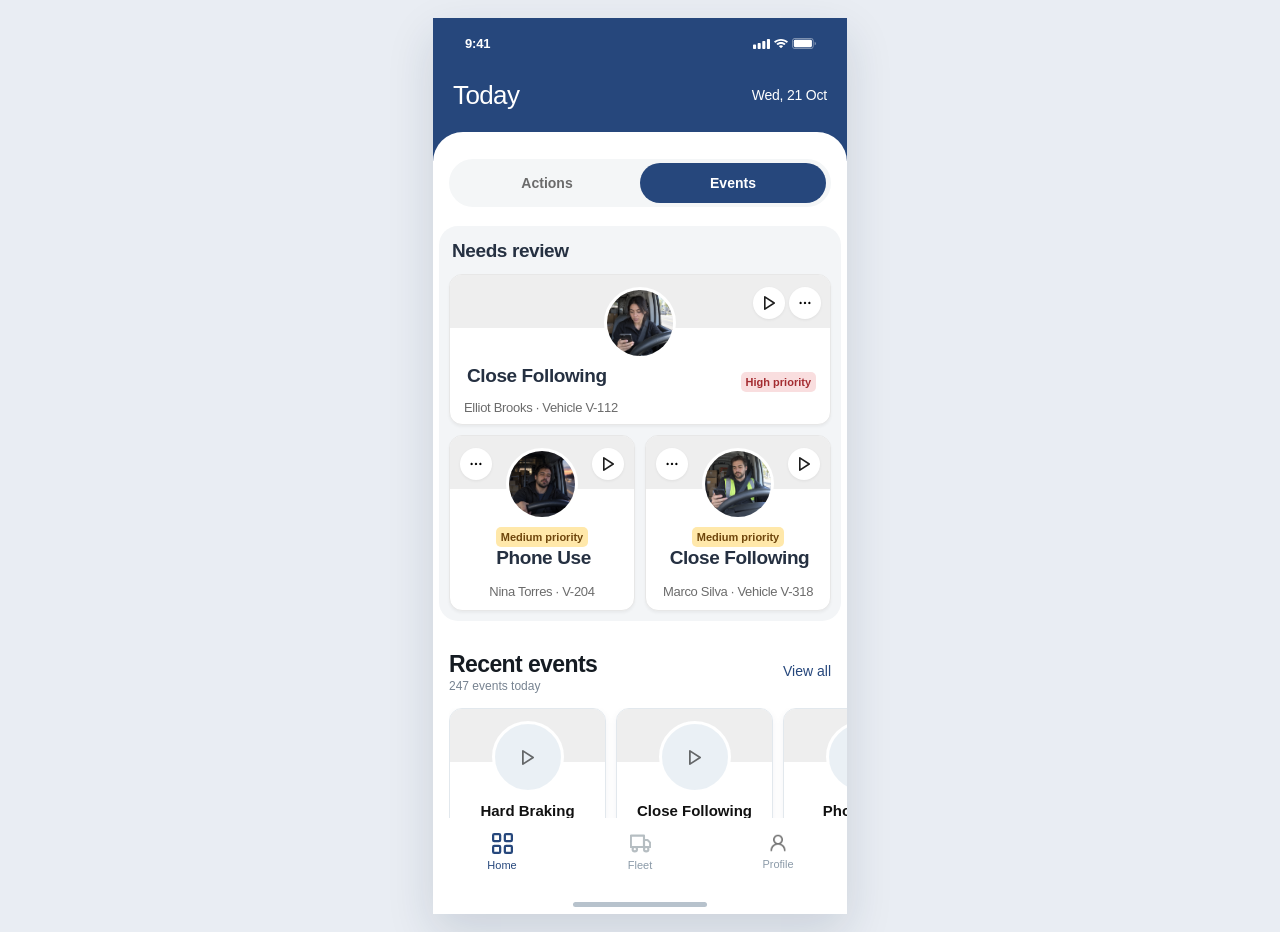
<file: prototype/high-fidelity/events/index.html>
<!doctype html>
<html lang="en">
<head>
  <meta charset="utf-8" />
  <meta name="viewport" content="width=device-width, initial-scale=1, viewport-fit=cover" />
  <meta name="theme-color" content="#26477c" />
  <title>Geotab Video · Events</title>
  <link rel="stylesheet" href="./styles.css" />
  <link rel="stylesheet" href="./polish.css" />
  <script defer src="./main.js"></script>
</head>
<body>
  <div class="phone" aria-label="Geotab Video events prototype">
    <header class="top">
      <div class="status-bar" aria-hidden="true">
        <span class="clock">9:41</span>
        <span class="system-icons">
          <img src="../home/assets/imgCombinedShape.svg" alt="" />
          <img src="../home/assets/imgCombinedShape1.svg" alt="" />
          <img src="../home/assets/imgBatteryIcon.svg" alt="" />
        </span>
      </div>
      <div class="top-title"><h1>Today</h1><time datetime="2026-10-21">Wed, 21 Oct</time></div>
    </header>

    <main class="content" id="events-content">
      <div class="tabs" role="tablist" aria-label="Today views">
          <a class="tab" role="tab" aria-selected="false" href="../home/index.html">Actions</a>
        <button class="tab active" role="tab" aria-selected="true" type="button">Events</button>
      </div>

      <section class="review-block" id="priority-section" aria-labelledby="review-title">
        <h2 id="review-title">Needs review</h2>
        <div id="priority-list"></div>
      </section>

      <section class="feed-section" aria-label="Events feed">
        <div class="feed-header" id="overview-header">
          <div><h2 id="feed-title">Recent events</h2><span class="feed-count" id="overview-count">247 events today</span></div>
          <button type="button" class="view-all" id="view-all">View all</button>
        </div>
        <div class="feed-header all-header" id="all-header" hidden>
          <button type="button" class="back-button" id="back-to-overview" aria-label="Back to events overview"><svg viewBox="0 0 24 24" aria-hidden="true"><path d="m14.5 5-7 7 7 7"/></svg></button>
          <div><h2>All events</h2><span class="feed-count" id="all-count">247 today</span></div>
        </div>

        <div id="preview-view">
          <div class="event-lane" id="preview-list" aria-label="Recent events"></div>
        </div>

        <div id="all-view" hidden>
          <div class="filter-area">
            <div class="filter-controls" aria-label="Filter events">
              <button type="button" class="filter-chip" id="driver-filter" aria-haspopup="dialog"><span>Driver: All</span><span class="filter-chevron" aria-hidden="true"><svg viewBox="0 0 16 16"><path d="m3.5 6 4.5 4.5L12.5 6"/></svg></span></button>
              <button type="button" class="filter-chip" id="behavior-filter" aria-haspopup="dialog"><span>Behavior: All</span><span class="filter-chevron" aria-hidden="true"><svg viewBox="0 0 16 16"><path d="m3.5 6 4.5 4.5L12.5 6"/></svg></span></button>
            </div>
            <button class="clear-filters" id="clear-filters" type="button" hidden>Clear filters</button>
          </div>
          <div class="feed-list" id="all-list"></div>
          <button class="load-more" id="load-more" type="button">Load more</button>
        </div>
        <p class="empty-state" id="empty-state" hidden>No events match these filters.</p>
      </section>
    </main>

    <nav class="bottom-nav" aria-label="Main navigation">
      <a class="nav-item selected" href="../home/index.html" aria-label="Home"><img src="../home/assets/imgGroup.svg" alt="" /><span>Home</span></a>
      <a class="nav-item" href="../fleet/index.html"><img src="../home/assets/imgTruck.svg" alt="" /><span>Fleet</span></a>
      <button class="nav-item" type="button" data-info="Profile"><img src="../home/assets/imgImage.png" alt="" /><span>Profile</span></button>
    </nav>
    <div class="home-indicator" aria-hidden="true"></div>

    <div class="dialog-scrim" id="scrim" hidden></div>
    <section class="detail-sheet" id="detail" role="dialog" aria-modal="true" aria-labelledby="detail-title" hidden>
      <button class="sheet-close" id="close-detail" type="button" aria-label="Close event details"><svg viewBox="0 0 24 24" aria-hidden="true"><path d="M5 5 19 19M19 5 5 19"/></svg></button>
      <div id="detail-body"></div>
    </section>
    <section class="filter-sheet" id="filter-sheet" role="dialog" aria-modal="true" aria-labelledby="filter-title" hidden>
      <button class="sheet-close" id="close-filter" type="button" aria-label="Close filter"><svg viewBox="0 0 24 24" aria-hidden="true"><path d="M5 5 19 19M19 5 5 19"/></svg></button>
      <h2 id="filter-title"></h2>
      <div class="filter-options" id="filter-options" role="radiogroup"></div>
      <button class="sheet-action" id="apply-filter" type="button"></button>
    </section>
  </div>
</body>
</html>
</file>
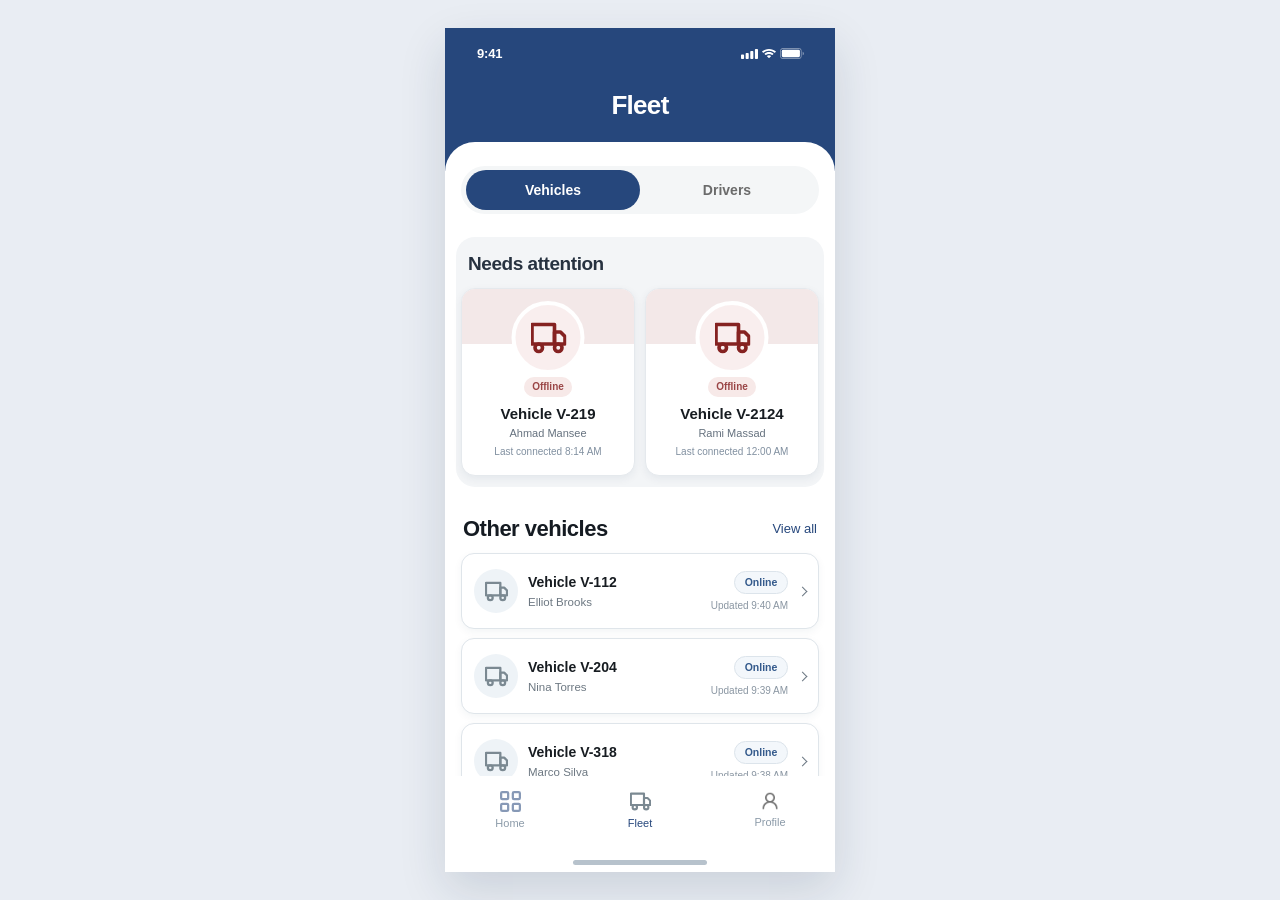
<file: prototype/high-fidelity/fleet/index.html>
<!doctype html>
<html lang="en">
<head>
  <meta charset="utf-8" />
  <meta name="viewport" content="width=device-width, initial-scale=1, viewport-fit=cover" />
  <meta name="theme-color" content="#26477c" />
  <title>Geotab Video · Fleet</title>
  <link rel="stylesheet" href="./styles.css" />
  <link rel="stylesheet" href="./refinements.css" />
  <link rel="stylesheet" href="./polish.css" />
  <script defer src="./main.js"></script>
</head>
<body>
  <div class="phone" aria-label="Geotab Video Fleet prototype">
    <header class="top">
      <div class="status-bar" aria-hidden="true"><span class="clock">9:41</span><span class="system-icons"><img src="../home/assets/imgCombinedShape.svg" alt="" /><img src="../home/assets/imgCombinedShape1.svg" alt="" /><img src="../home/assets/imgBatteryIcon.svg" alt="" /></span></div>
      <div class="top-title"><button class="header-back" id="back-button" type="button" aria-label="Back to Fleet" hidden><svg viewBox="0 0 24 24" aria-hidden="true"><path d="m14.5 5-7 7 7 7" /></svg></button><h1 id="screen-title">Fleet</h1><button class="header-contact" id="contact-button" type="button" aria-label="Contact driver" hidden><svg viewBox="0 0 24 24" aria-hidden="true"><path d="M7.1 3.5h2.3l1.2 4.1-1.8 1.7a15.5 15.5 0 0 0 5.9 5.9l1.7-1.8 4.1 1.2v2.3a2.2 2.2 0 0 1-2.4 2.2A16.6 16.6 0 0 1 4.9 5.9 2.2 2.2 0 0 1 7.1 3.5Z"/></svg></button></div>
    </header>

    <main class="content" id="content">
      <div class="tabs" id="fleet-tabs" role="tablist" aria-label="Fleet views"><button class="tab active" id="vehicles-tab" role="tab" aria-selected="true" type="button">Vehicles</button><button class="tab" id="drivers-tab" role="tab" aria-selected="false" type="button">Drivers</button></div>

      <section class="overview" id="vehicles-view" aria-label="Vehicles">
        <div class="attention-group"><div class="group-heading"><h2>Needs attention</h2></div><div class="attention-grid" id="vehicle-attention"></div></div>
        <div class="list-heading"><h2>Other vehicles</h2><button class="text-link" type="button" data-all="vehicles">View all</button></div>
        <div class="entity-list" id="vehicle-preview"></div>
      </section>

      <section class="overview" id="drivers-view" aria-label="Drivers" hidden>
        <div class="attention-group"><div class="group-heading"><h2>Needs attention</h2></div><div class="attention-grid" id="driver-attention"></div></div>
        <div class="list-heading"><h2>Other drivers</h2><button class="text-link" type="button" data-all="drivers">View all</button></div>
        <div class="entity-list" id="driver-preview"></div>
      </section>

      <section id="all-view" aria-label="All fleet items" hidden><div class="all-heading"><h2 id="all-title">All vehicles</h2><span id="all-count"></span></div><div class="entity-list" id="all-list"></div></section>

      <section class="detail-view" id="vehicle-detail" aria-label="Vehicle detail" hidden>
        <div class="vehicle-heading-row"><div class="vehicle-title-cluster"><span class="identity-icon"><img src="../home/assets/imgTruck.svg" alt="" /></span><div><h2 id="vehicle-name"></h2><p id="vehicle-driver"></p></div></div><span class="vehicle-status" id="vehicle-status"></span></div>
        <div class="vehicle-actions" aria-label="Vehicle actions">
          <button type="button" id="live-shortcut"><span class="action-icon"><img src="../../../presentation/assets/icons/camera.svg" alt="" /></span><span>Live video</span></button>
          <button type="button" id="map-shortcut"><span class="action-icon"><svg viewBox="0 0 24 24" aria-hidden="true"><path d="M20 10c0 5-8 11-8 11S4 15 4 10a8 8 0 1 1 16 0Z"/><circle cx="12" cy="10" r="2.5"/></svg></span><span>Location</span></button>
          <button type="button" id="driver-shortcut"><span class="action-icon"><img src="../../../presentation/assets/icons/user-round.svg" alt="" /></span><span>Driver</span></button>
        </div>
        <section class="camera-overview" id="camera-section" aria-label="Camera status and live video">
          <div class="camera-overview-head"><span class="row-symbol"><img src="../../../presentation/assets/icons/camera.svg" alt="" /></span><div class="camera-overview-copy"><strong id="vehicle-camera"></strong><small id="vehicle-last-seen"></small></div></div>
          <div class="camera-preview" aria-hidden="true"><svg viewBox="0 0 48 48"><rect x="8" y="14" width="24" height="20" rx="4"/><path d="m32 20 9-5v18l-9-5"/><circle cx="20" cy="24" r="5"/></svg><span id="camera-preview-label">LIVE VIEW</span></div>
          <div class="camera-overview-foot"><span id="video-description"></span><button id="video-button" type="button"></button></div>
        </section>
      </section>

      <section class="detail-view" id="driver-detail" aria-label="Driver detail" hidden>
        <div class="driver-identity"><span class="driver-avatar" id="driver-initials"></span><div><h2 id="driver-name"></h2><p id="driver-vehicle"></p></div><div class="driver-score-tile" aria-label="Safety score"><small>Safety score</small><strong id="driver-score"></strong></div></div>
        <div class="driver-overview-card"><span class="known-for-title">Known for</span><div class="driver-behavior-tags" id="driver-top-behaviors"></div></div>
        <h3 class="more-heading">More info</h3>
        <div class="driver-more-list">
          <button class="detail-entry" id="driver-trend-button" type="button"><span><strong>Safety trend</strong><small>Last 30 days</small></span><span class="entry-trailing"><span class="trend-tag" id="driver-trend-tag"></span><span class="chevron" aria-hidden="true"></span></span></button>
          <button class="detail-entry" id="driver-details-button" type="button"><span><strong>Behavior details</strong><small>Event counts</small></span><span class="chevron" aria-hidden="true"></span></button>
        </div>
      </section>
    </main>

    <div class="sheet-backdrop" id="driver-sheet-backdrop" hidden></div>
    <section class="driver-sheet" id="driver-sheet" role="dialog" aria-modal="true" aria-labelledby="driver-sheet-title" hidden><div class="sheet-handle" aria-hidden="true"></div><button class="sheet-close" id="driver-sheet-close" type="button" aria-label="Close driver details">×</button><h2 id="driver-sheet-title">Behavior details</h2><div class="sheet-trend" id="sheet-trend" hidden><p>Last 30 days</p><div class="trend-frame"><div class="chart-lines" aria-hidden="true"></div><svg viewBox="0 0 300 100" preserveAspectRatio="none" aria-hidden="true"><polyline id="trend-line" points="" /></svg></div><p class="trend-caption" id="trend-caption"></p></div><div class="sheet-behaviors" id="sheet-behaviors"><h3>Known behaviors</h3><div class="behavior-list" id="behavior-list"></div></div><div class="sheet-contact" id="sheet-contact" hidden><div class="contact-choices"><button type="button" disabled>Call driver</button><button type="button" disabled>Send email</button></div><p>Contact information unavailable.</p></div></section>

    <div class="sheet-backdrop" id="vehicle-sheet-backdrop" hidden></div>
    <section class="vehicle-location-sheet" id="vehicle-location-sheet" role="dialog" aria-modal="true" aria-labelledby="location-sheet-title" hidden><div class="sheet-handle" aria-hidden="true"></div><button class="sheet-close" id="vehicle-sheet-close" type="button" aria-label="Close location">×</button><h2 id="location-sheet-title">Vehicle location</h2><p id="location-sheet-status"></p><div class="sheet-map" aria-label="Location preview"><div class="street-grid" aria-hidden="true"></div><span class="map-point" aria-hidden="true"></span><span class="map-label" id="map-label"></span></div></section>

    <nav class="bottom-nav" aria-label="Main navigation"><a class="nav-item" href="../home/index.html"><img src="../home/assets/imgGroup.svg" alt="" /><span>Home</span></a><a class="nav-item selected" aria-current="page" href="./index.html"><img src="../home/assets/imgTruck.svg" alt="" /><span>Fleet</span></a><span class="nav-item"><img src="../home/assets/imgImage.png" alt="" /><span>Profile</span></span></nav><div class="home-indicator" aria-hidden="true"></div>
  </div>
</body>
</html>
</file>
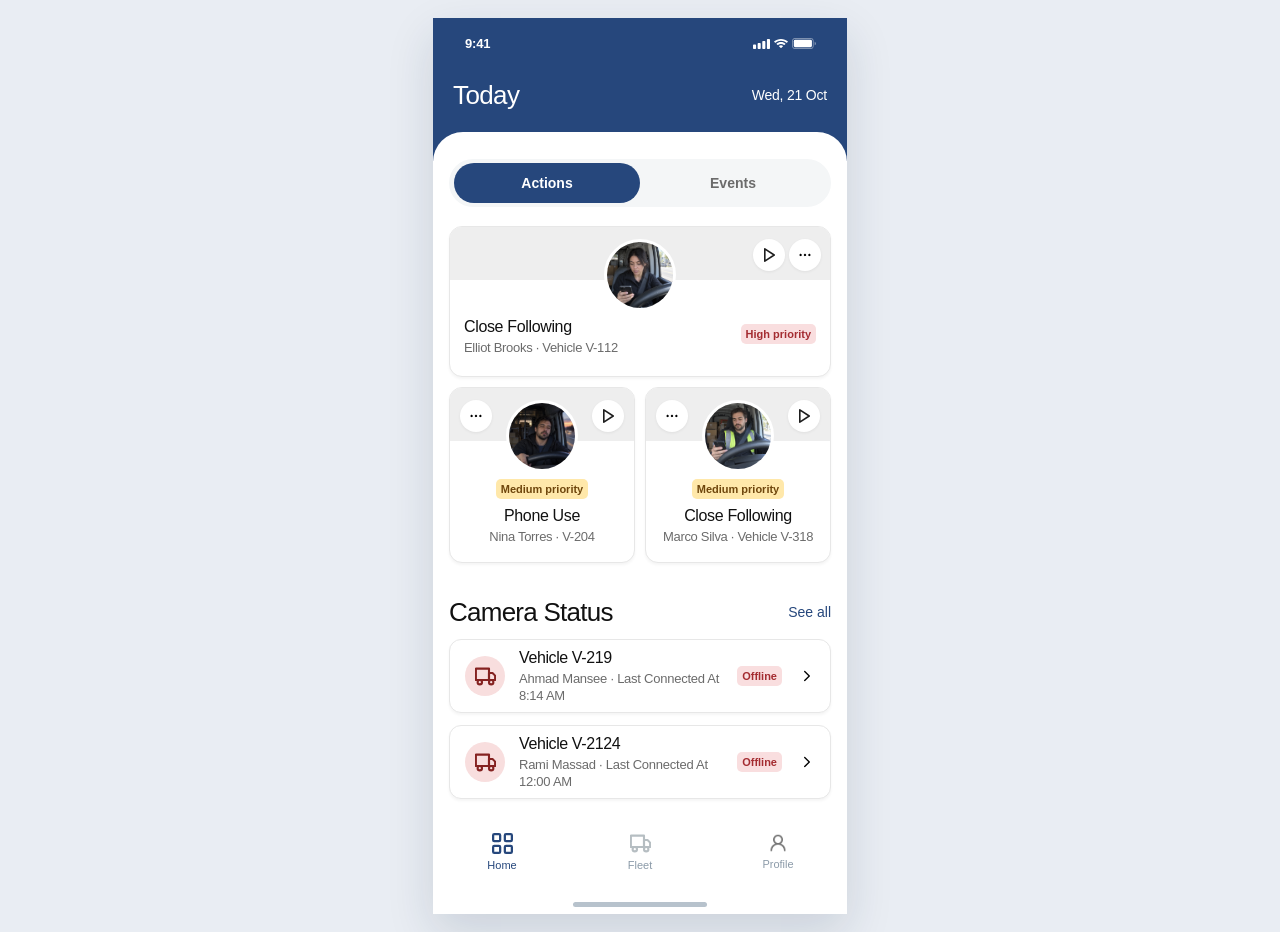
<file: prototype/high-fidelity/home/index.html>
<!doctype html>
<html lang="en">
  <head>
    <meta charset="utf-8" />
    <meta name="viewport" content="width=device-width, initial-scale=1, viewport-fit=cover" />
    <meta name="theme-color" content="#26477c" />
    <title>Geotab Video · Home</title>
    <link rel="stylesheet" href="./styles.css?v=2" />
    <script defer src="./main.js"></script>
  </head>
  <body>
    <div class="phone" aria-label="Geotab Video home prototype">
      <header class="top">
        <div class="status-bar" aria-hidden="true">
          <span class="clock">9:41</span>
          <span class="system-icons">
            <img src="./assets/imgCombinedShape.svg" alt="" />
            <img src="./assets/imgCombinedShape1.svg" alt="" />
            <img src="./assets/imgBatteryIcon.svg" alt="" />
          </span>
        </div>
        <div class="top-title"><h1>Today</h1><time datetime="2026-10-21">Wed, 21 Oct</time></div>
      </header>

      <main class="content" id="home-content">
        <div class="tabs" role="tablist" aria-label="Today views">
          <button class="tab active" role="tab" aria-selected="true" type="button">Actions</button>
          <a class="tab" role="tab" aria-selected="false" href="../events/index.html">Events</a>
        </div>

        <section class="events" aria-label="Events needing review">
          <article class="event-card feature" tabindex="0" role="button" data-event="close-following-elliot" aria-label="Close Following, Elliot Brooks, high priority">
            <div class="event-band"></div>
            <img class="event-still" src="./assets/imgImage5283.png" alt="Still from Elliot Brooks event" />
            <div class="card-controls">
              <button class="circle-button play" type="button" aria-label="Open Elliot Brooks event"><img src="./assets/imgPlay.svg" alt="" /></button>
              <button class="circle-button more" type="button" aria-label="More options for Elliot Brooks event"><img src="./assets/imgEllipsis.svg" alt="" /></button>
            </div>
            <div class="feature-copy">
              <div><h2>Close Following</h2><p>Elliot Brooks · Vehicle V-112</p></div>
              <span class="badge high">High priority</span>
            </div>
          </article>

          <div class="event-pair">
            <article class="event-card compact" tabindex="0" role="button" data-event="phone-use-nina" aria-label="Phone Use, Nina Torres, medium priority">
              <div class="event-band"></div>
              <img class="event-still" src="./assets/imgImage5284.png" alt="Still from Nina Torres event" />
              <div class="card-controls">
                <button class="circle-button more" type="button" aria-label="More options for Nina Torres event"><img src="./assets/imgEllipsis.svg" alt="" /></button>
                <button class="circle-button play" type="button" aria-label="Open Nina Torres event"><img src="./assets/imgPlay.svg" alt="" /></button>
              </div>
              <div class="compact-copy"><span class="badge medium">Medium priority</span><h2>Phone Use</h2><p>Nina Torres · V-204</p></div>
            </article>
            <article class="event-card compact" tabindex="0" role="button" data-event="close-following-marco" aria-label="Close Following, Marco Silva, medium priority">
              <div class="event-band"></div>
              <img class="event-still" src="./assets/imgImage5285.png" alt="Still from Marco Silva event" />
              <div class="card-controls">
                <button class="circle-button more" type="button" aria-label="More options for Marco Silva event"><img src="./assets/imgEllipsis.svg" alt="" /></button>
                <button class="circle-button play" type="button" aria-label="Open Marco Silva event"><img src="./assets/imgPlay.svg" alt="" /></button>
              </div>
              <div class="compact-copy"><span class="badge medium">Medium priority</span><h2>Close Following</h2><p>Marco Silva · Vehicle V-318</p></div>
            </article>
          </div>
        </section>

        <section class="camera-section" aria-labelledby="camera-heading">
          <div class="section-head"><h2 id="camera-heading">Camera Status</h2><a class="text-button" href="../fleet/index.html">See all</a></div>
          <div class="camera-list">
            <a class="camera-card" href="../fleet/index.html?vehicle=V-219">
              <span class="camera-icon"><img src="./assets/imgTruck1.svg" alt="" /></span>
              <span class="camera-copy"><strong>Vehicle V-219</strong><small>Ahmad Mansee · Last Connected At 8:14 AM</small></span>
              <span class="badge offline">Offline</span>
              <img class="chevron" src="./assets/imgChevronRight.svg" alt="" />
            </a>
            <a class="camera-card" href="../fleet/index.html?vehicle=V-2124">
              <span class="camera-icon"><img src="./assets/imgTruck1.svg" alt="" /></span>
              <span class="camera-copy"><strong>Vehicle V-2124</strong><small>Rami Massad · Last Connected At 12:00 AM</small></span>
              <span class="badge offline">Offline</span>
              <img class="chevron" src="./assets/imgChevronRight.svg" alt="" />
            </a>
          </div>
        </section>
      </main>

      <nav class="bottom-nav" aria-label="Main navigation">
        <button type="button" class="nav-item selected" aria-current="page"><img src="./assets/imgGroup.svg" alt="" /><span>Home</span></button>
        <a class="nav-item" href="../fleet/index.html"><img src="./assets/imgTruck.svg" alt="" /><span>Fleet</span></a>
        <button type="button" class="nav-item" data-info="Profile"><img src="./assets/imgImage.png" alt="" /><span>Profile</span></button>
      </nav>
      <div class="home-indicator" aria-hidden="true"></div>

      <div class="dialog-scrim" hidden></div>
      <section class="detail-sheet" role="dialog" aria-modal="true" aria-labelledby="sheet-title" hidden>
        <button class="sheet-close" type="button" aria-label="Close"><svg viewBox="0 0 24 24" aria-hidden="true"><path d="M5 5 19 19M19 5 5 19"/></svg></button>
        <div id="sheet-body"></div>
      </section>
    </div>
  </body>
</html>
</file>
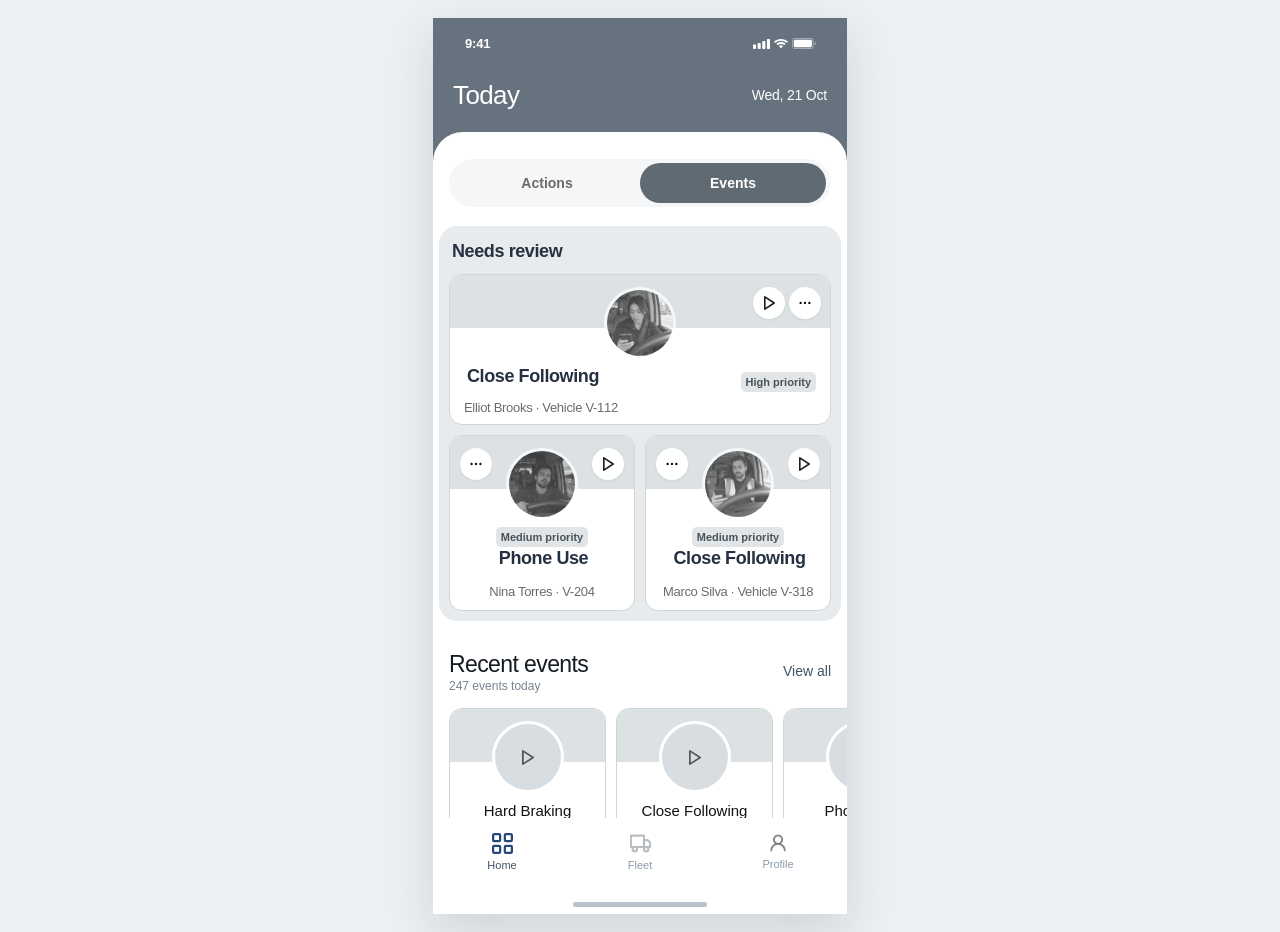
<file: prototype/low-fidelity/events/index.html>
<!doctype html>
<html lang="en">
<head>
  <meta charset="utf-8" />
  <meta name="viewport" content="width=device-width, initial-scale=1, viewport-fit=cover" />
  <meta name="theme-color" content="#26477c" />
  <title>Geotab Video · Events</title>
  <link rel="stylesheet" href="./styles.css" />
  <link rel="stylesheet" href="./wireframe.css" />
  <script defer src="./main.js"></script>
</head>
<body>
  <div class="phone" aria-label="Geotab Video events prototype">
    <header class="top">
      <div class="status-bar" aria-hidden="true">
        <span class="clock">9:41</span>
        <span class="system-icons">
          <img src="../../high-fidelity/home/assets/imgCombinedShape.svg" alt="" />
          <img src="../../high-fidelity/home/assets/imgCombinedShape1.svg" alt="" />
          <img src="../../high-fidelity/home/assets/imgBatteryIcon.svg" alt="" />
        </span>
      </div>
      <div class="top-title"><h1>Today</h1><time datetime="2026-10-21">Wed, 21 Oct</time></div>
    </header>

    <main class="content" id="events-content">
      <div class="tabs" role="tablist" aria-label="Today views">
        <a class="tab" role="tab" aria-selected="false" href="../home/index.html">Actions</a>
        <button class="tab active" role="tab" aria-selected="true" type="button">Events</button>
      </div>

      <section class="review-block" id="priority-section" aria-labelledby="review-title">
        <h2 id="review-title">Needs review</h2>
        <div id="priority-list"></div>
      </section>

      <section class="feed-section" aria-label="Events feed">
        <div class="feed-header" id="overview-header">
          <div><h2 id="feed-title">Recent events</h2><span class="feed-count" id="overview-count">247 events today</span></div>
          <button type="button" class="view-all" id="view-all">View all</button>
        </div>
        <div class="feed-header all-header" id="all-header" hidden>
          <button type="button" class="back-button" id="back-to-overview" aria-label="Back to events overview"><svg viewBox="0 0 24 24" aria-hidden="true"><path d="m14.5 5-7 7 7 7"/></svg></button>
          <div><h2>All events</h2><span class="feed-count" id="all-count">247 today</span></div>
        </div>

        <div id="preview-view">
          <div class="event-lane" id="preview-list" aria-label="Recent events"></div>
        </div>

        <div id="all-view" hidden>
          <div class="filter-area">
            <div class="filter-controls" aria-label="Filter events">
              <button type="button" class="filter-chip" id="driver-filter" aria-haspopup="dialog"><span>Driver: All</span><span class="filter-chevron" aria-hidden="true"><svg viewBox="0 0 16 16"><path d="m3.5 6 4.5 4.5L12.5 6"/></svg></span></button>
              <button type="button" class="filter-chip" id="behavior-filter" aria-haspopup="dialog"><span>Behavior: All</span><span class="filter-chevron" aria-hidden="true"><svg viewBox="0 0 16 16"><path d="m3.5 6 4.5 4.5L12.5 6"/></svg></span></button>
            </div>
            <button class="clear-filters" id="clear-filters" type="button" hidden>Clear filters</button>
          </div>
          <div class="feed-list" id="all-list"></div>
          <button class="load-more" id="load-more" type="button">Load more</button>
        </div>
        <p class="empty-state" id="empty-state" hidden>No events match these filters.</p>
      </section>
    </main>

    <nav class="bottom-nav" aria-label="Main navigation">
      <a class="nav-item selected" href="../home/index.html" aria-label="Home"><img src="../../high-fidelity/home/assets/imgGroup.svg" alt="" /><span>Home</span></a>
      <a class="nav-item" href="../fleet/index.html"><img src="../../high-fidelity/home/assets/imgTruck.svg" alt="" /><span>Fleet</span></a>
      <button class="nav-item" type="button" data-info="Profile"><img src="../../high-fidelity/home/assets/imgImage.png" alt="" /><span>Profile</span></button>
    </nav>
    <div class="home-indicator" aria-hidden="true"></div>

    <div class="dialog-scrim" id="scrim" hidden></div>
    <section class="detail-sheet" id="detail" role="dialog" aria-modal="true" aria-labelledby="detail-title" hidden>
      <button class="sheet-close" id="close-detail" type="button" aria-label="Close event details"><svg viewBox="0 0 24 24" aria-hidden="true"><path d="M5 5 19 19M19 5 5 19"/></svg></button>
      <div id="detail-body"></div>
    </section>
    <section class="filter-sheet" id="filter-sheet" role="dialog" aria-modal="true" aria-labelledby="filter-title" hidden>
      <button class="sheet-close" id="close-filter" type="button" aria-label="Close filter"><svg viewBox="0 0 24 24" aria-hidden="true"><path d="M5 5 19 19M19 5 5 19"/></svg></button>
      <h2 id="filter-title"></h2>
      <div class="filter-options" id="filter-options" role="radiogroup"></div>
      <button class="sheet-action" id="apply-filter" type="button"></button>
    </section>
  </div>
</body>
</html>
</file>
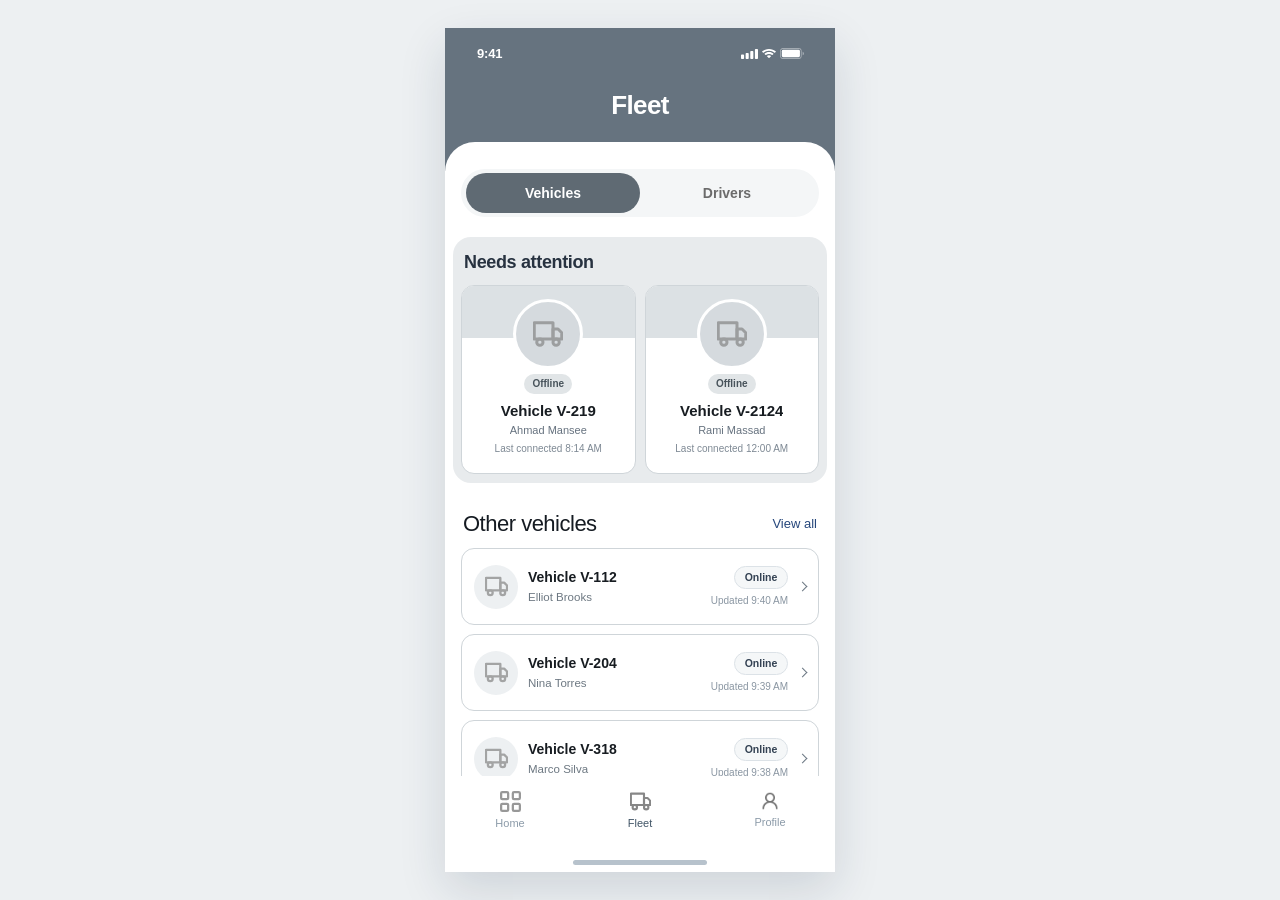
<file: prototype/low-fidelity/fleet/index.html>
<!doctype html>
<html lang="en">
<head>
  <meta charset="utf-8" />
  <meta name="viewport" content="width=device-width, initial-scale=1, viewport-fit=cover" />
  <meta name="theme-color" content="#26477c" />
  <title>Geotab Video · Fleet wireframe</title>
  <link rel="stylesheet" href="./styles.css" />
  <link rel="stylesheet" href="./refinements.css" />
  <link rel="stylesheet" href="./wireframe.css" />
  <script defer src="./main.js"></script>
</head>
<body>
  <div class="phone" aria-label="Fleet wireframe version two">
    <header class="top">
      <div class="status-bar" aria-hidden="true"><span class="clock">9:41</span><span class="system-icons"><img src="../../high-fidelity/home/assets/imgCombinedShape.svg" alt="" /><img src="../../high-fidelity/home/assets/imgCombinedShape1.svg" alt="" /><img src="../../high-fidelity/home/assets/imgBatteryIcon.svg" alt="" /></span></div>
      <div class="top-title"><button class="header-back" id="back-button" type="button" aria-label="Back to Fleet" hidden><svg viewBox="0 0 24 24" aria-hidden="true"><path d="m14.5 5-7 7 7 7" /></svg></button><h1 id="screen-title">Fleet</h1><button class="header-contact" id="contact-button" type="button" aria-label="Contact driver" hidden><svg viewBox="0 0 24 24" aria-hidden="true"><path d="M7.1 3.5h2.3l1.2 4.1-1.8 1.7a15.5 15.5 0 0 0 5.9 5.9l1.7-1.8 4.1 1.2v2.3a2.2 2.2 0 0 1-2.4 2.2A16.6 16.6 0 0 1 4.9 5.9 2.2 2.2 0 0 1 7.1 3.5Z"/></svg></button></div>
    </header>

    <main class="content" id="content">
      <div class="tabs" id="fleet-tabs" role="tablist" aria-label="Fleet views"><button class="tab active" id="vehicles-tab" role="tab" aria-selected="true" type="button">Vehicles</button><button class="tab" id="drivers-tab" role="tab" aria-selected="false" type="button">Drivers</button></div>

      <section class="overview" id="vehicles-view" aria-label="Vehicles">
        <div class="attention-group"><div class="group-heading"><h2>Needs attention</h2></div><div class="attention-grid" id="vehicle-attention"></div></div>
        <div class="list-heading"><h2>Other vehicles</h2><button class="text-link" type="button" data-all="vehicles">View all</button></div>
        <div class="entity-list" id="vehicle-preview"></div>
      </section>

      <section class="overview" id="drivers-view" aria-label="Drivers" hidden>
        <div class="attention-group"><div class="group-heading"><h2>Needs attention</h2></div><div class="attention-grid" id="driver-attention"></div></div>
        <div class="list-heading"><h2>Other drivers</h2><button class="text-link" type="button" data-all="drivers">View all</button></div>
        <div class="entity-list" id="driver-preview"></div>
      </section>

      <section id="all-view" aria-label="All fleet items" hidden><div class="all-heading"><h2 id="all-title">All vehicles</h2><span id="all-count"></span></div><div class="entity-list" id="all-list"></div></section>

      <section class="detail-view" id="vehicle-detail" aria-label="Vehicle detail" hidden>
        <div class="vehicle-heading-row"><div class="vehicle-title-cluster"><span class="identity-icon"><img src="../../high-fidelity/home/assets/imgTruck.svg" alt="" /></span><div><h2 id="vehicle-name"></h2><p id="vehicle-driver"></p></div></div><span class="vehicle-status" id="vehicle-status"></span></div>
        <div class="vehicle-actions" aria-label="Vehicle actions">
          <button type="button" id="live-shortcut"><span class="action-icon"><img src="../../../presentation/assets/icons/camera.svg" alt="" /></span><span>Live video</span></button>
          <button type="button" id="map-shortcut"><span class="action-icon"><svg viewBox="0 0 24 24" aria-hidden="true"><path d="M20 10c0 5-8 11-8 11S4 15 4 10a8 8 0 1 1 16 0Z"/><circle cx="12" cy="10" r="2.5"/></svg></span><span>Location</span></button>
          <button type="button" id="driver-shortcut"><span class="action-icon"><img src="../../../presentation/assets/icons/user-round.svg" alt="" /></span><span>Driver</span></button>
        </div>
        <section class="camera-overview" id="camera-section" aria-label="Camera status and live video">
          <span class="row-symbol"><img src="../../../presentation/assets/icons/camera.svg" alt="" /></span>
          <div class="camera-overview-copy"><strong id="vehicle-camera"></strong><small id="vehicle-last-seen"></small><span id="video-description"></span></div>
          <button id="video-button" type="button"></button>
        </section>
      </section>

      <section class="detail-view" id="driver-detail" aria-label="Driver detail" hidden>
        <div class="driver-identity"><span class="driver-avatar" id="driver-initials"></span><div><h2 id="driver-name"></h2><p id="driver-vehicle"></p></div><div class="driver-score-tile" aria-label="Safety score"><small>Safety score</small><strong id="driver-score"></strong></div></div>
        <div class="driver-overview-card"><span class="known-for-title">Known for</span><div class="driver-behavior-tags" id="driver-top-behaviors"></div></div>
        <h3 class="more-heading">More info</h3>
        <div class="driver-more-list">
          <button class="detail-entry" id="driver-trend-button" type="button"><span><strong>Safety trend</strong><small>Last 30 days</small></span><span class="entry-trailing"><span class="trend-tag" id="driver-trend-tag"></span><span class="chevron" aria-hidden="true"></span></span></button>
          <button class="detail-entry" id="driver-details-button" type="button"><span><strong>Behavior details</strong><small>Event counts</small></span><span class="chevron" aria-hidden="true"></span></button>
        </div>
      </section>
    </main>

    <div class="sheet-backdrop" id="driver-sheet-backdrop" hidden></div>
    <section class="driver-sheet" id="driver-sheet" role="dialog" aria-modal="true" aria-labelledby="driver-sheet-title" hidden><div class="sheet-handle" aria-hidden="true"></div><button class="sheet-close" id="driver-sheet-close" type="button" aria-label="Close driver details">×</button><h2 id="driver-sheet-title">Behavior details</h2><div class="sheet-trend" id="sheet-trend" hidden><p>Last 30 days</p><div class="trend-frame"><div class="chart-lines" aria-hidden="true"></div><svg viewBox="0 0 300 100" preserveAspectRatio="none" aria-hidden="true"><polyline id="trend-line" points="" /></svg></div><p class="trend-caption" id="trend-caption"></p></div><div class="sheet-behaviors" id="sheet-behaviors"><h3>Known behaviors</h3><div class="behavior-list" id="behavior-list"></div></div><div class="sheet-contact" id="sheet-contact" hidden><div class="contact-choices"><button type="button" disabled>Call driver</button><button type="button" disabled>Send email</button></div><p>Contact information unavailable.</p></div></section>

    <div class="sheet-backdrop" id="vehicle-sheet-backdrop" hidden></div>
    <section class="vehicle-location-sheet" id="vehicle-location-sheet" role="dialog" aria-modal="true" aria-labelledby="location-sheet-title" hidden><div class="sheet-handle" aria-hidden="true"></div><button class="sheet-close" id="vehicle-sheet-close" type="button" aria-label="Close location">×</button><h2 id="location-sheet-title">Vehicle location</h2><p id="location-sheet-status"></p><div class="sheet-map" aria-label="Location preview"><div class="street-grid" aria-hidden="true"></div><span class="map-point" aria-hidden="true"></span><span class="map-label" id="map-label"></span></div></section>

    <nav class="bottom-nav" aria-label="Main navigation"><a class="nav-item" href="../home/index.html"><img src="../../high-fidelity/home/assets/imgGroup.svg" alt="" /><span>Home</span></a><span class="nav-item selected" aria-current="page"><img src="../../high-fidelity/home/assets/imgTruck.svg" alt="" /><span>Fleet</span></span><span class="nav-item"><img src="../../high-fidelity/home/assets/imgImage.png" alt="" /><span>Profile</span></span></nav><div class="home-indicator" aria-hidden="true"></div>
  </div>
</body>
</html>
</file>
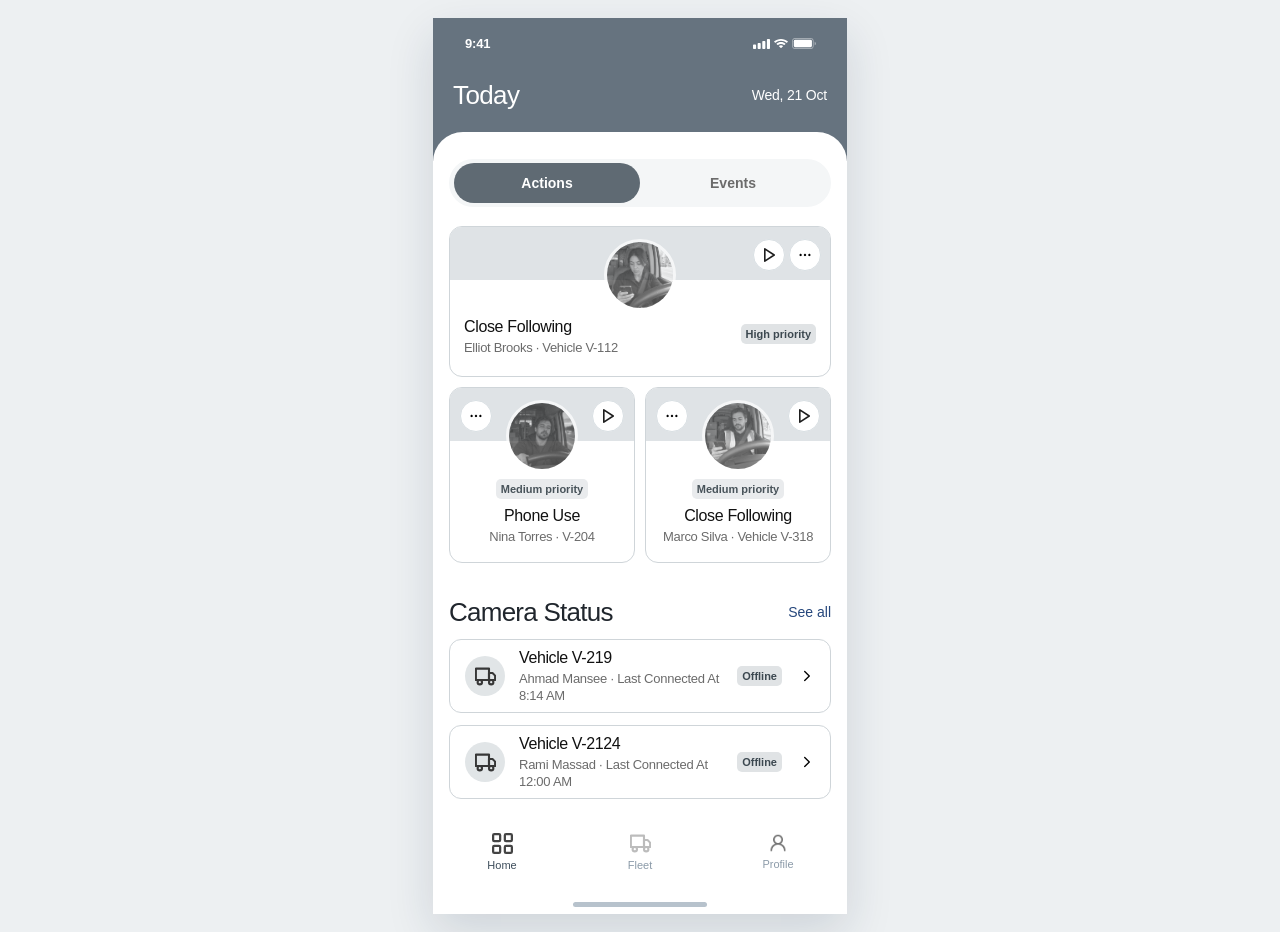
<file: prototype/low-fidelity/home/index.html>
<!doctype html>
<html lang="en">
  <head>
    <meta charset="utf-8" />
    <meta name="viewport" content="width=device-width, initial-scale=1, viewport-fit=cover" />
    <meta name="theme-color" content="#26477c" />
    <title>Geotab Video · Home</title>
    <link rel="stylesheet" href="./styles.css" />
    <script defer src="./main.js"></script>
  </head>
  <body>
    <div class="phone" aria-label="Geotab Video home prototype">
      <header class="top">
        <div class="status-bar" aria-hidden="true">
          <span class="clock">9:41</span>
          <span class="system-icons">
            <img src="../../high-fidelity/home/assets/imgCombinedShape.svg" alt="" />
            <img src="../../high-fidelity/home/assets/imgCombinedShape1.svg" alt="" />
            <img src="../../high-fidelity/home/assets/imgBatteryIcon.svg" alt="" />
          </span>
        </div>
        <div class="top-title"><h1>Today</h1><time datetime="2026-10-21">Wed, 21 Oct</time></div>
      </header>

      <main class="content" id="home-content">
        <div class="tabs" role="tablist" aria-label="Today views">
          <button class="tab active" role="tab" aria-selected="true" type="button">Actions</button>
          <a class="tab" role="tab" aria-selected="false" href="../events/index.html">Events</a>
        </div>

        <section class="events" aria-label="Events needing review">
          <article class="event-card feature" tabindex="0" role="button" data-event="close-following-elliot" aria-label="Close Following, Elliot Brooks, high priority">
            <div class="event-band"></div>
            <img class="event-still" src="../../high-fidelity/home/assets/imgImage5283.png" alt="Still from Elliot Brooks event" />
            <div class="card-controls">
              <button class="circle-button play" type="button" aria-label="Open Elliot Brooks event"><img src="../../high-fidelity/home/assets/imgPlay.svg" alt="" /></button>
              <button class="circle-button more" type="button" aria-label="More options for Elliot Brooks event"><img src="../../high-fidelity/home/assets/imgEllipsis.svg" alt="" /></button>
            </div>
            <div class="feature-copy">
              <div><h2>Close Following</h2><p>Elliot Brooks · Vehicle V-112</p></div>
              <span class="badge high">High priority</span>
            </div>
          </article>

          <div class="event-pair">
            <article class="event-card compact" tabindex="0" role="button" data-event="phone-use-nina" aria-label="Phone Use, Nina Torres, medium priority">
              <div class="event-band"></div>
              <img class="event-still" src="../../high-fidelity/home/assets/imgImage5284.png" alt="Still from Nina Torres event" />
              <div class="card-controls">
                <button class="circle-button more" type="button" aria-label="More options for Nina Torres event"><img src="../../high-fidelity/home/assets/imgEllipsis.svg" alt="" /></button>
                <button class="circle-button play" type="button" aria-label="Open Nina Torres event"><img src="../../high-fidelity/home/assets/imgPlay.svg" alt="" /></button>
              </div>
              <div class="compact-copy"><span class="badge medium">Medium priority</span><h2>Phone Use</h2><p>Nina Torres · V-204</p></div>
            </article>
            <article class="event-card compact" tabindex="0" role="button" data-event="close-following-marco" aria-label="Close Following, Marco Silva, medium priority">
              <div class="event-band"></div>
              <img class="event-still" src="../../high-fidelity/home/assets/imgImage5285.png" alt="Still from Marco Silva event" />
              <div class="card-controls">
                <button class="circle-button more" type="button" aria-label="More options for Marco Silva event"><img src="../../high-fidelity/home/assets/imgEllipsis.svg" alt="" /></button>
                <button class="circle-button play" type="button" aria-label="Open Marco Silva event"><img src="../../high-fidelity/home/assets/imgPlay.svg" alt="" /></button>
              </div>
              <div class="compact-copy"><span class="badge medium">Medium priority</span><h2>Close Following</h2><p>Marco Silva · Vehicle V-318</p></div>
            </article>
          </div>
        </section>

        <section class="camera-section" aria-labelledby="camera-heading">
          <div class="section-head"><h2 id="camera-heading">Camera Status</h2><a class="text-button" href="../fleet/index.html">See all</a></div>
          <div class="camera-list">
            <a class="camera-card" href="../fleet/index.html?vehicle=V-219">
              <span class="camera-icon"><img src="../../high-fidelity/home/assets/imgTruck1.svg" alt="" /></span>
              <span class="camera-copy"><strong>Vehicle V-219</strong><small>Ahmad Mansee · Last Connected At 8:14 AM</small></span>
              <span class="badge offline">Offline</span>
              <img class="chevron" src="../../high-fidelity/home/assets/imgChevronRight.svg" alt="" />
            </a>
            <a class="camera-card" href="../fleet/index.html?vehicle=V-2124">
              <span class="camera-icon"><img src="../../high-fidelity/home/assets/imgTruck1.svg" alt="" /></span>
              <span class="camera-copy"><strong>Vehicle V-2124</strong><small>Rami Massad · Last Connected At 12:00 AM</small></span>
              <span class="badge offline">Offline</span>
              <img class="chevron" src="../../high-fidelity/home/assets/imgChevronRight.svg" alt="" />
            </a>
          </div>
        </section>
      </main>

      <nav class="bottom-nav" aria-label="Main navigation">
        <button type="button" class="nav-item selected" aria-current="page"><img src="../../high-fidelity/home/assets/imgGroup.svg" alt="" /><span>Home</span></button>
        <a class="nav-item" href="../fleet/index.html"><img src="../../high-fidelity/home/assets/imgTruck.svg" alt="" /><span>Fleet</span></a>
        <button type="button" class="nav-item" data-info="Profile"><img src="../../high-fidelity/home/assets/imgImage.png" alt="" /><span>Profile</span></button>
      </nav>
      <div class="home-indicator" aria-hidden="true"></div>

      <div class="dialog-scrim" hidden></div>
      <section class="detail-sheet" role="dialog" aria-modal="true" aria-labelledby="sheet-title" hidden>
        <button class="sheet-close" type="button" aria-label="Close"><svg viewBox="0 0 24 24" aria-hidden="true"><path d="M5 5 19 19M19 5 5 19"/></svg></button>
        <div id="sheet-body"></div>
      </section>
    </div>
  </body>
</html>
</file>
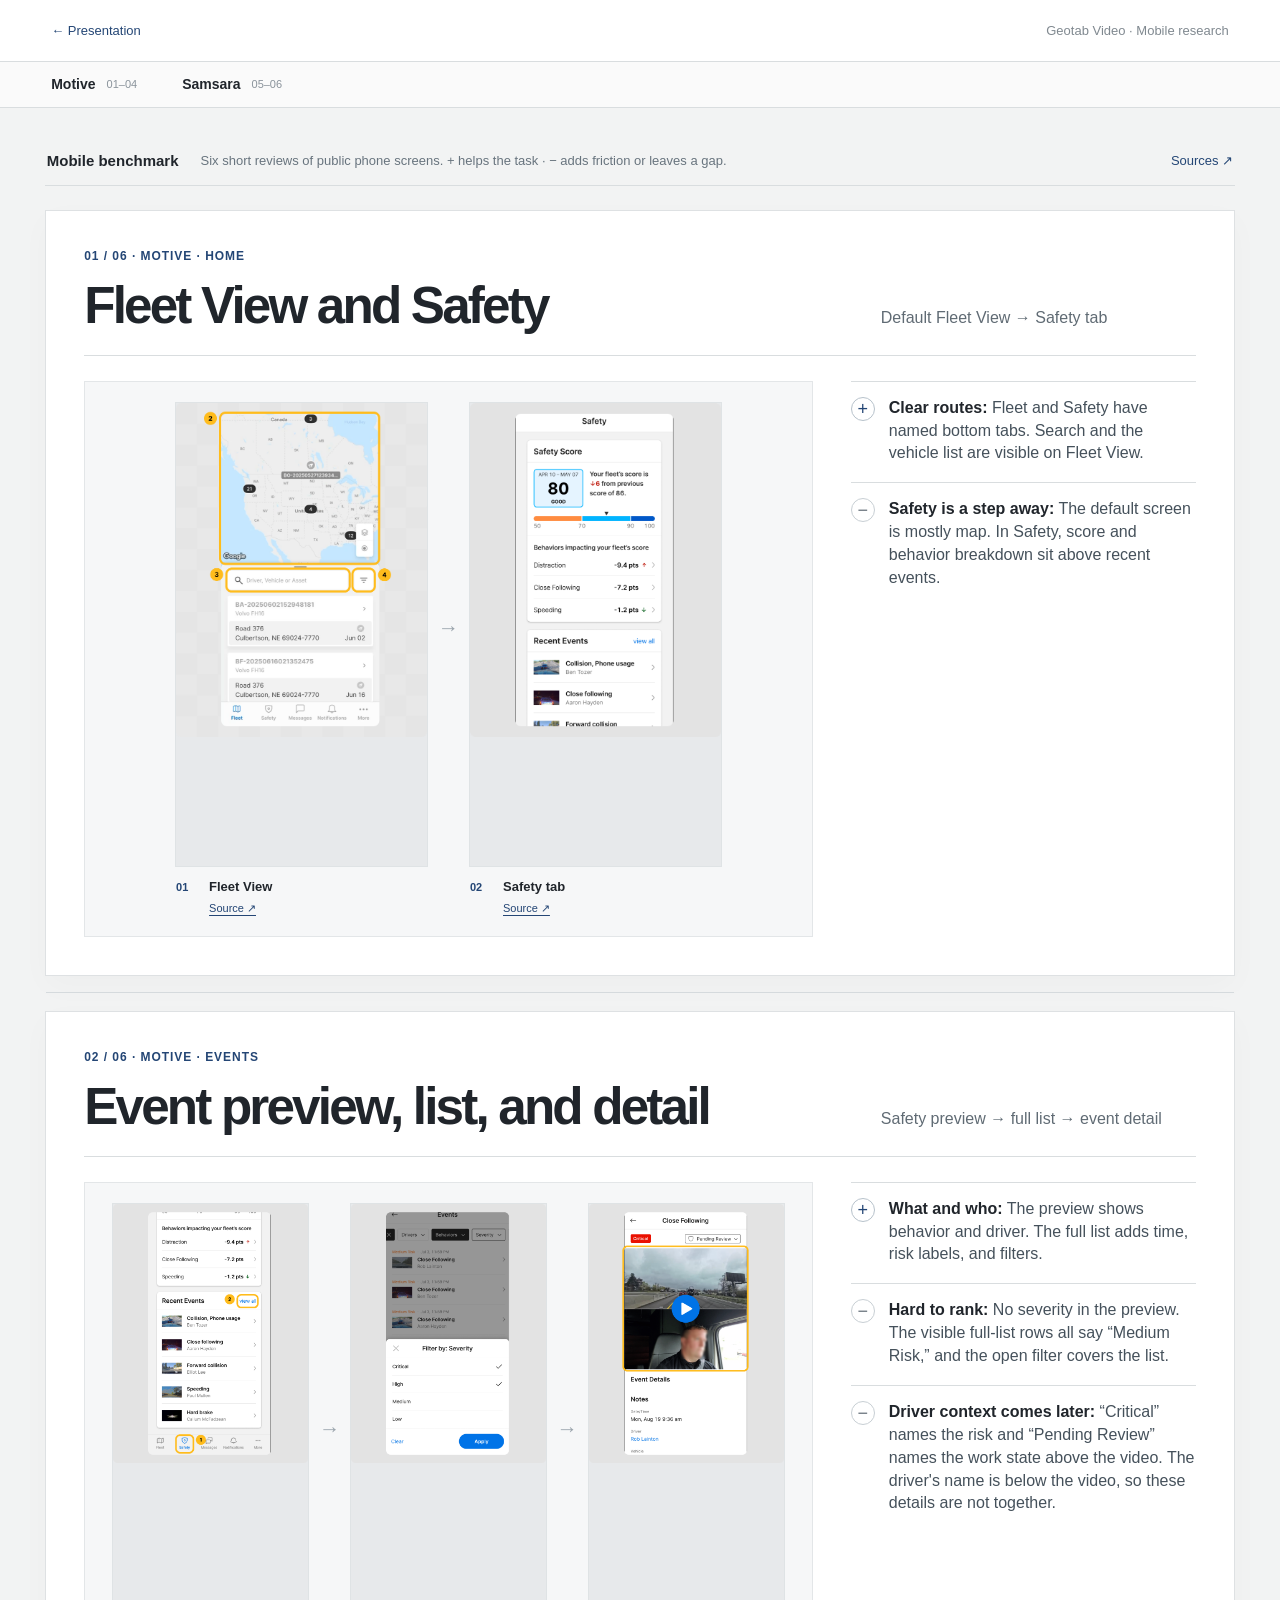
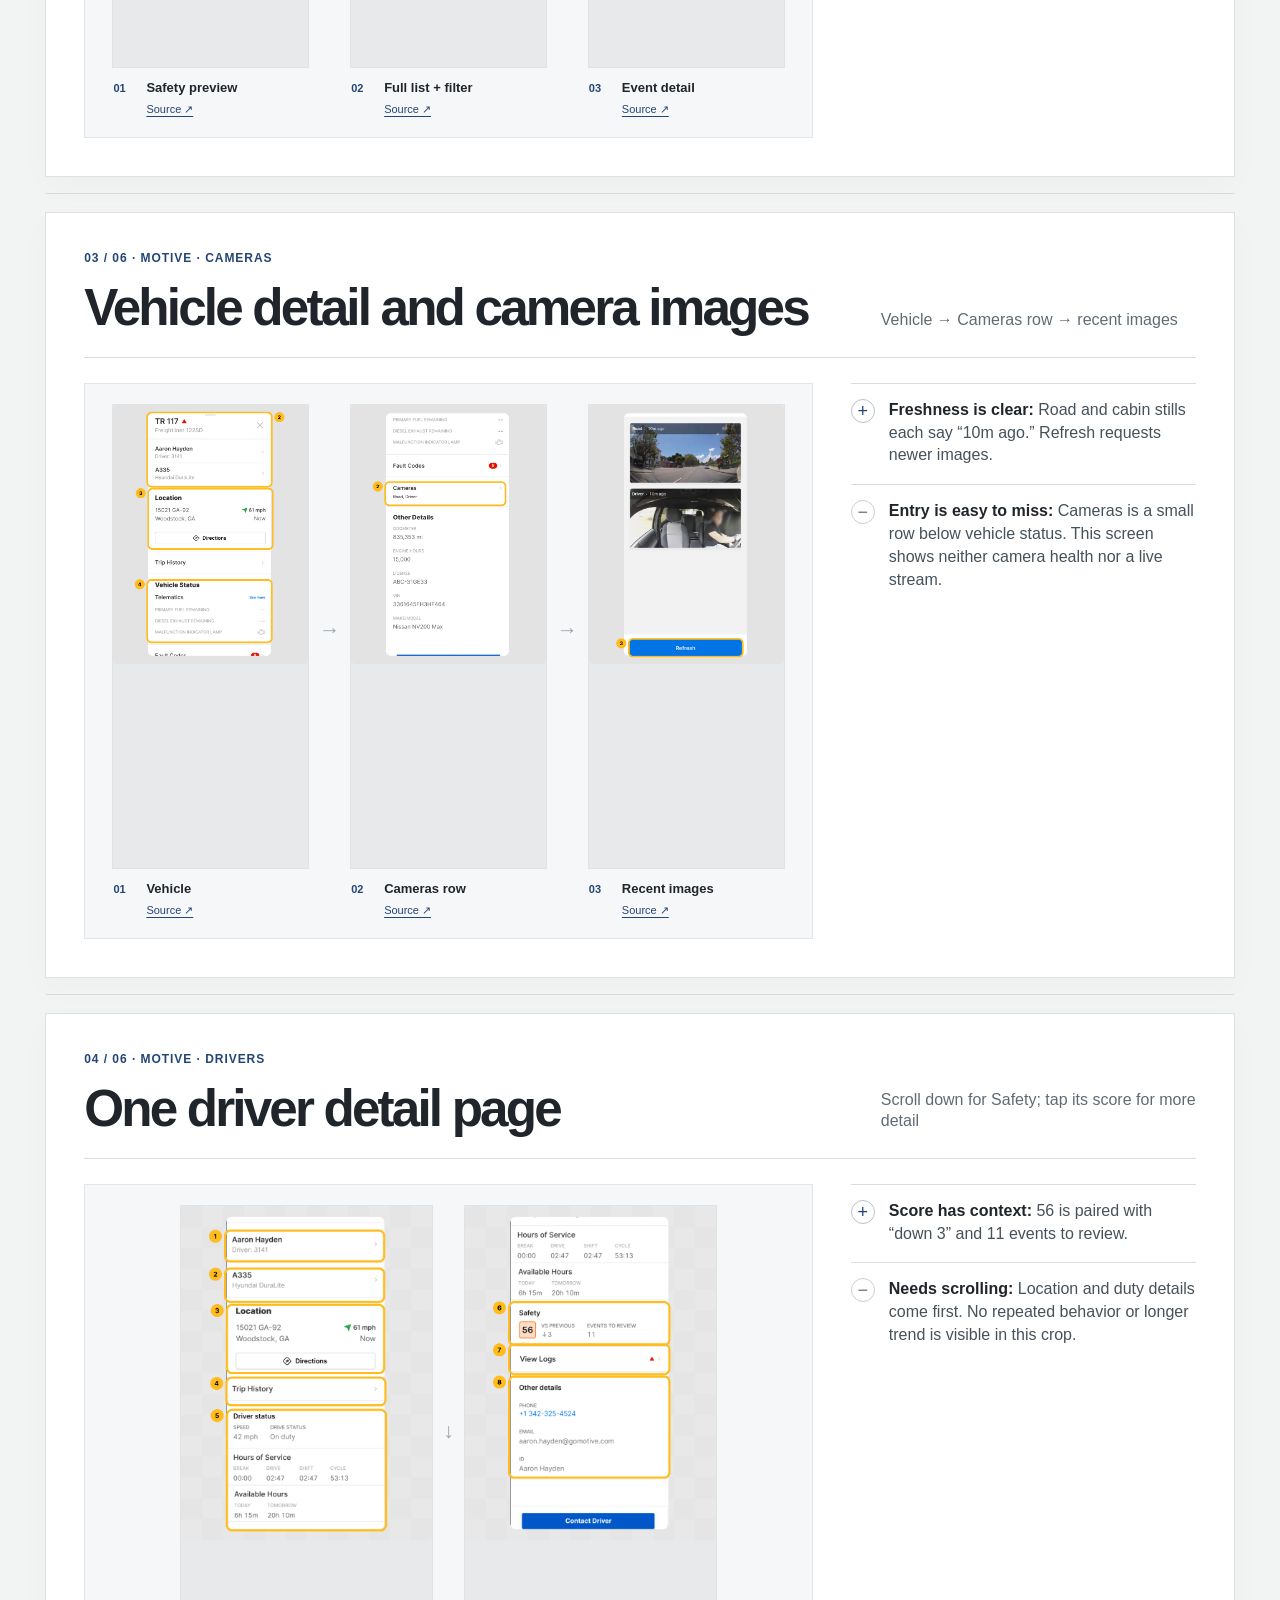
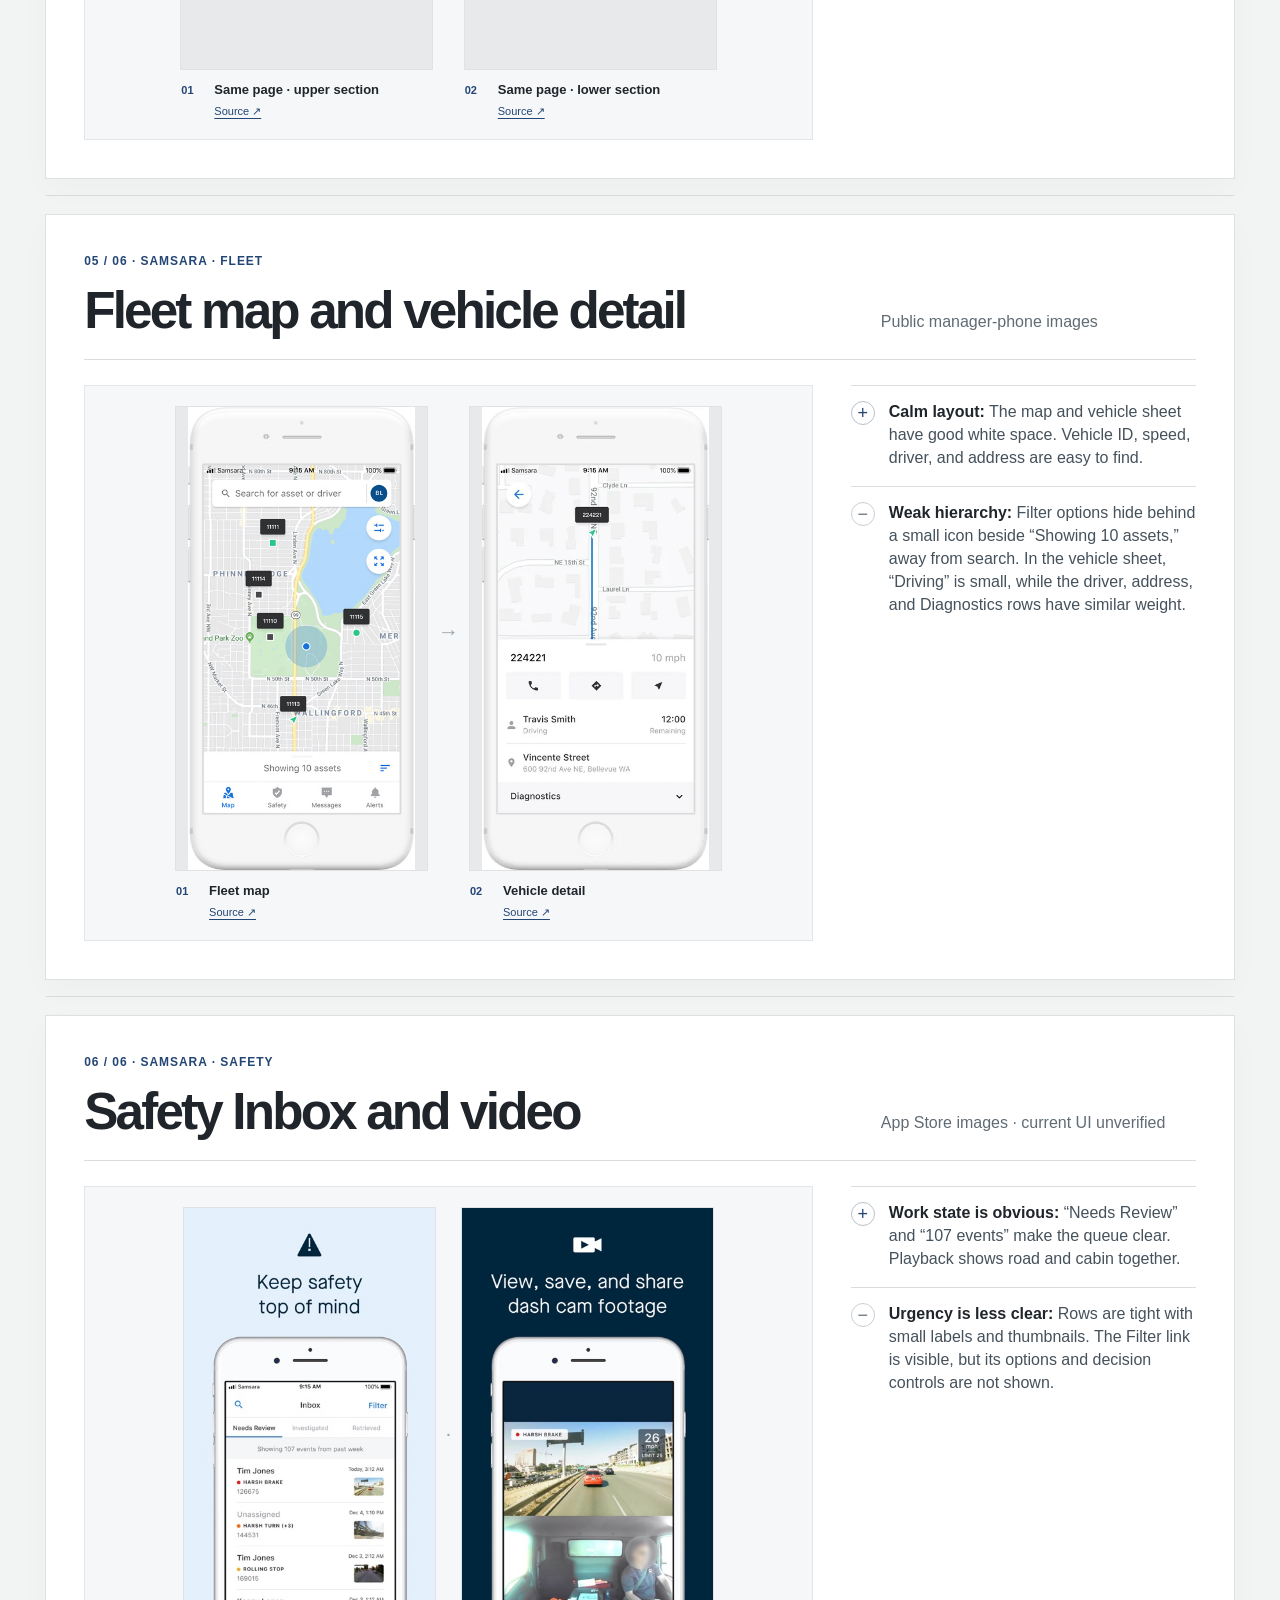
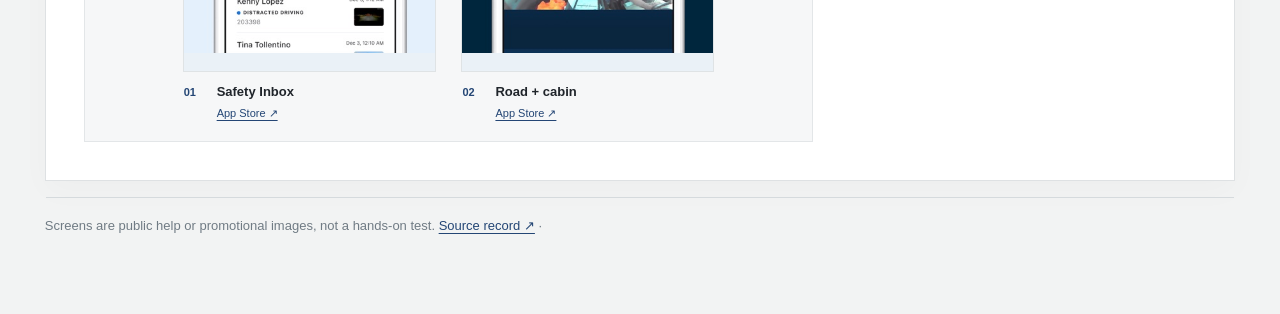
<file: presentation/benchmark/product-flow-v2.html>
<!doctype html>
<html lang="en">
<head>
  <meta charset="utf-8">
  <meta name="viewport" content="width=device-width, initial-scale=1">
  <title>Mobile benchmark · Product flows</title>
  <link rel="stylesheet" href="product-flow-v2.css">
</head>
<body>
  <header class="sitebar">
    <a href="../../presentation/index.html">← Presentation</a>
    <span>Geotab Video · Mobile research</span>
    
  </header>
  <nav class="product-nav" aria-label="Product flows">
    <a href="#motive-home">Motive <span>01–04</span></a>
    <a href="#samsara-fleet">Samsara <span>05–06</span></a>
  </nav>
  <main>
    <div class="brief-intro"><strong>Mobile benchmark</strong><span>Six short reviews of public phone screens. + helps the task · − adds friction or leaves a gap.</span><a href="../SOURCES.md">Sources ↗</a></div>

    <section class="page review" id="motive-home">
      <div class="page-head"><p class="kicker">01 / 06 · Motive · Home</p><h2>Fleet View and Safety</h2><p>Default Fleet View → Safety tab</p></div>
      <div class="review-grid">
        <div class="screen-stage two">
          <figure><a href="assets/motive-fleet-map.png" target="_blank" rel="noopener noreferrer"><img src="assets/motive-fleet-map.png" alt="Motive Fleet View map above a searchable vehicle and driver list"></a><figcaption><b>01</b><span>Fleet View</span><a href="https://helpcenter.gomotive.com/hc/en-us/articles/30860908206493-Fleet-View" target="_blank" rel="noopener noreferrer">Source ↗</a></figcaption></figure>
          <span class="stage-arrow" aria-hidden="true">→</span>
          <figure><a href="assets/motive-safety-overview.png" target="_blank" rel="noopener noreferrer"><img src="assets/motive-safety-overview.png" alt="Motive Safety overview with fleet score, behavior contributions, and recent events below"></a><figcaption><b>02</b><span>Safety tab</span><a href="https://helpcenter.gomotive.com/hc/en-us/articles/30913088528029-Safety" target="_blank" rel="noopener noreferrer">Source ↗</a></figcaption></figure>
        </div>
        <aside class="notes" aria-label="Findings">
          <div class="verdict plus"><span>+</span><p><b>Clear routes:</b> Fleet and Safety have named bottom tabs. Search and the vehicle list are visible on Fleet View.</p></div>
          <div class="verdict minus"><span>−</span><p><b>Safety is a step away:</b> The default screen is mostly map. In Safety, score and behavior breakdown sit above recent events.</p></div>
        </aside>
      </div>
    </section>

    <section class="page review" id="motive-events">
      <div class="page-head"><p class="kicker">02 / 06 · Motive · Events</p><h2>Event preview, list, and detail</h2><p>Safety preview → full list → event detail</p></div>
      <div class="review-grid">
        <div class="screen-stage three">
          <figure><a href="assets/motive-events-list.png" target="_blank" rel="noopener noreferrer"><img src="assets/motive-events-list.png" alt="Motive Safety Recent Events preview with event type, driver and thumbnail but no severity"></a><figcaption><b>01</b><span>Safety preview</span><a href="https://helpcenter.gomotive.com/hc/en-us/articles/30913088528029-Safety" target="_blank" rel="noopener noreferrer">Source ↗</a></figcaption></figure>
          <span class="stage-arrow" aria-hidden="true">→</span>
          <figure><a href="assets/motive-events-severity.png" target="_blank" rel="noopener noreferrer"><img src="assets/motive-events-severity.png" alt="Motive full Events list behind open Severity filter; visible rows show Medium Risk and time"></a><figcaption><b>02</b><span>Full list + filter</span><a href="https://helpcenter.gomotive.com/hc/en-us/articles/30913088528029-Safety" target="_blank" rel="noopener noreferrer">Source ↗</a></figcaption></figure>
          <span class="stage-arrow" aria-hidden="true">→</span>
          <figure><a href="assets/motive-event-media.png" target="_blank" rel="noopener noreferrer"><img src="assets/motive-event-media.png" alt="Motive event detail with Critical badge, Pending Review control, video, and driver information lower down"></a><figcaption><b>03</b><span>Event detail</span><a href="https://helpcenter.gomotive.com/hc/en-us/articles/30913088528029-Safety" target="_blank" rel="noopener noreferrer">Source ↗</a></figcaption></figure>
        </div>
        <aside class="notes" aria-label="Findings">
          <div class="verdict plus"><span>+</span><p><b>What and who:</b> The preview shows behavior and driver. The full list adds time, risk labels, and filters.</p></div>
          <div class="verdict minus"><span>−</span><p><b>Hard to rank:</b> No severity in the preview. The visible full-list rows all say “Medium Risk,” and the open filter covers the list.</p></div>
          <div class="verdict minus"><span>−</span><p><b>Driver context comes later:</b> “Critical” names the risk and “Pending Review” names the work state above the video. The driver's name is below the video, so these details are not together.</p></div>
        </aside>
      </div>
    </section>

    <section class="page review" id="motive-camera">
      <div class="page-head"><p class="kicker">03 / 06 · Motive · Cameras</p><h2>Vehicle detail and camera images</h2><p>Vehicle → Cameras row → recent images</p></div>
      <div class="review-grid">
        <div class="screen-stage three">
          <figure><a href="assets/motive-vehicle-detail.png" target="_blank" rel="noopener noreferrer"><img src="assets/motive-vehicle-detail.png" alt="Motive vehicle detail with driver, location, and telematics"></a><figcaption><b>01</b><span>Vehicle</span><a href="https://helpcenter.gomotive.com/hc/en-us/articles/30860908206493-Fleet-View" target="_blank" rel="noopener noreferrer">Source ↗</a></figcaption></figure>
          <span class="stage-arrow" aria-hidden="true">→</span>
          <figure><a href="assets/motive-camera-entry.png" target="_blank" rel="noopener noreferrer"><img src="assets/motive-camera-entry.png" alt="Motive Cameras row below fuel and fault information"></a><figcaption><b>02</b><span>Cameras row</span><a href="https://helpcenter.gomotive.com/hc/en-us/articles/30860908206493-Fleet-View" target="_blank" rel="noopener noreferrer">Source ↗</a></figcaption></figure>
          <span class="stage-arrow" aria-hidden="true">→</span>
          <figure><a href="assets/motive-camera-live.png" target="_blank" rel="noopener noreferrer"><img src="assets/motive-camera-live.png" alt="Motive road and cabin still images marked ten minutes ago, with Refresh button"></a><figcaption><b>03</b><span>Recent images</span><a href="https://helpcenter.gomotive.com/hc/en-us/articles/30860908206493-Fleet-View" target="_blank" rel="noopener noreferrer">Source ↗</a></figcaption></figure>
        </div>
        <aside class="notes" aria-label="Findings">
          <div class="verdict plus"><span>+</span><p><b>Freshness is clear:</b> Road and cabin stills each say “10m ago.” Refresh requests newer images.</p></div>
          <div class="verdict minus"><span>−</span><p><b>Entry is easy to miss:</b> Cameras is a small row below vehicle status. This screen shows neither camera health nor a live stream.</p></div>
        </aside>
      </div>
    </section>

    <section class="page review" id="motive-driver">
      <div class="page-head"><p class="kicker">04 / 06 · Motive · Drivers</p><h2>One driver detail page</h2><p>Scroll down for Safety; tap its score for more detail</p></div>
      <div class="review-grid">
        <div class="screen-stage two">
          <figure><a href="assets/motive-driver-detail.png" target="_blank" rel="noopener noreferrer"><img src="assets/motive-driver-detail.png" alt="Upper scroll position of Motive driver detail with name, vehicle, location, and hours of service"></a><figcaption><b>01</b><span>Same page · upper section</span><a href="https://helpcenter.gomotive.com/hc/en-us/articles/30860908206493-Fleet-View" target="_blank" rel="noopener noreferrer">Source ↗</a></figcaption></figure>
          <span class="stage-arrow" aria-hidden="true">↓</span>
          <figure><a href="assets/motive-driver-score.png" target="_blank" rel="noopener noreferrer"><img src="assets/motive-driver-score.png" alt="Lower scroll position of the same Motive driver detail, with safety score 56, down 3, and 11 events to review"></a><figcaption><b>02</b><span>Same page · lower section</span><a href="https://helpcenter.gomotive.com/hc/en-us/articles/30860908206493-Fleet-View" target="_blank" rel="noopener noreferrer">Source ↗</a></figcaption></figure>
        </div>
        <aside class="notes" aria-label="Findings">
          <div class="verdict plus"><span>+</span><p><b>Score has context:</b> 56 is paired with “down 3” and 11 events to review.</p></div>
          <div class="verdict minus"><span>−</span><p><b>Needs scrolling:</b> Location and duty details come first. No repeated behavior or longer trend is visible in this crop.</p></div>
        </aside>
      </div>
    </section>

    <section class="page review" id="samsara-fleet">
      <div class="page-head"><p class="kicker">05 / 06 · Samsara · Fleet</p><h2>Fleet map and vehicle detail</h2><p>Public manager-phone images</p></div>
      <div class="review-grid">
        <div class="screen-stage two">
          <figure><a href="assets/samsara-fleet-map.jpg" target="_blank" rel="noopener noreferrer"><img src="assets/samsara-fleet-map.jpg" alt="Samsara Fleet map with asset markers, search, filter icon, and bottom tabs"></a><figcaption><b>01</b><span>Fleet map</span><a href="https://www.samsara.com/fr-ca/fleet/mobile-app" target="_blank" rel="noopener noreferrer">Source ↗</a></figcaption></figure>
          <span class="stage-arrow" aria-hidden="true">→</span>
          <figure><a href="assets/samsara-show-vehicle.webp" target="_blank" rel="noopener noreferrer"><img src="assets/samsara-show-vehicle.webp" alt="Samsara vehicle sheet with ID, speed, driver, address, and collapsed Diagnostics"></a><figcaption><b>02</b><span>Vehicle detail</span><a href="https://www.samsara.com/fr-ca/fleet/mobile-app" target="_blank" rel="noopener noreferrer">Source ↗</a></figcaption></figure>
        </div>
        <aside class="notes" aria-label="Findings">
          <div class="verdict plus"><span>+</span><p><b>Calm layout:</b> The map and vehicle sheet have good white space. Vehicle ID, speed, driver, and address are easy to find.</p></div>
          <div class="verdict minus"><span>−</span><p><b>Weak hierarchy:</b> Filter options hide behind a small icon beside “Showing 10 assets,” away from search. In the vehicle sheet, “Driving” is small, while the driver, address, and Diagnostics rows have similar weight.</p></div>
        </aside>
      </div>
    </section>

    <section class="page review" id="samsara-safety">
      <div class="page-head"><p class="kicker">06 / 06 · Samsara · Safety</p><h2>Safety Inbox and video</h2><p>App Store images · current UI unverified</p></div>
      <div class="review-grid">
        <div class="screen-stage two promo">
          <figure><a href="assets/samsara-appstore-6.jpg" target="_blank" rel="noopener noreferrer"><img src="assets/samsara-appstore-6.jpg" alt="Samsara Safety Inbox with Needs Review tab and 107 events from the past week"></a><figcaption><b>01</b><span>Safety Inbox</span><a href="https://apps.apple.com/us/app/samsara-fleet/id1460639044" target="_blank" rel="noopener noreferrer">App Store ↗</a></figcaption></figure>
          <span class="stage-arrow" aria-hidden="true">·</span>
          <figure><a href="assets/samsara-appstore-7.jpg" target="_blank" rel="noopener noreferrer"><img src="assets/samsara-appstore-7.jpg" alt="Samsara promotional view showing road and cabin footage"></a><figcaption><b>02</b><span>Road + cabin</span><a href="https://apps.apple.com/us/app/samsara-fleet/id1460639044" target="_blank" rel="noopener noreferrer">App Store ↗</a></figcaption></figure>
        </div>
        <aside class="notes" aria-label="Findings">
          <div class="verdict plus"><span>+</span><p><b>Work state is obvious:</b> “Needs Review” and “107 events” make the queue clear. Playback shows road and cabin together.</p></div>
          <div class="verdict minus"><span>−</span><p><b>Urgency is less clear:</b> Rows are tight with small labels and thumbnails. The Filter link is visible, but its options and decision controls are not shown.</p></div>
        </aside>
      </div>
    </section>

    <footer class="research-footer">Screens are public help or promotional images, not a hands-on test. <a href="../SOURCES.md">Source record ↗</a> · </footer>
  </main>
</body>
</html>
</file>
<file: presentation/styles.css>
:root {
  color-scheme: light;
  --navy: #244675;
  --ink: #22262b;
  --muted: #6f7b89;
  --rule: #d9dde1;
  font-family: Arial, Helvetica, sans-serif;
}

* { box-sizing: border-box; }
html { scroll-behavior: smooth; }
body { margin: 0; background: #fff; color: var(--ink); }
button { font: inherit; }

.topbar {
  position: absolute;
  z-index: 2;
  top: 0;
  left: 0;
  right: 0;
  height: 96px;
  padding: 0 clamp(24px, 6vw, 96px);
  display: flex;
  align-items: center;
  justify-content: space-between;
  gap: 24px;
  border-bottom: 1px solid var(--rule);
}

.brand {
  display: block;
  width: clamp(205px, 21vw, 280px);
  height: clamp(29px, 3vw, 40px);
  overflow: hidden;
}

.brand img {
  display: block;
  width: 100%;
  height: 100%;
  object-fit: cover;
  object-position: center;
}

.slide {
  position: relative;
  min-height: 100svh;
  padding: 132px clamp(24px, 6vw, 96px) 100px;
  display: flex;
  align-items: center;
  background: #fff;
}
.slide + .slide { border-top: 14px solid #e9ebed; }

.cover-content {
  width: 100%;
  max-width: 1330px;
  margin: auto;
  display: grid;
  grid-template-columns: minmax(0, 1.1fr) minmax(300px, .9fr);
  align-items: center;
  gap: clamp(44px, 8vw, 140px);
}

h1 {
  margin: 0;
  color: var(--ink);
  font-size: clamp(76px, 8vw, 132px);
  font-weight: 700;
  line-height: .96;
  letter-spacing: -.068em;
}

.cover-subtitle {
  max-width: 620px;
  margin: 28px 0 0;
  color: #70747a;
  font-family: 'Helvetica Neue', Helvetica, Arial, sans-serif;
  font-size: clamp(19px, 1.65vw, 23px);
  font-weight: 300;
  line-height: 1.48;
}

.presenter {
  display: flex;
  flex-direction: column;
  gap: 7px;
  margin: clamp(50px, 7vh, 82px) 0 0;
}

.presenter span {
  color: var(--muted);
  font-size: 16px;
  letter-spacing: 0;
}

.presenter strong {
  color: var(--ink);
  font-size: 20px;
  font-weight: 600;
}

.portrait-frame {
  width: 100%;
  max-width: 480px;
  aspect-ratio: 1 / 1;
  overflow: hidden;
  background: #e5e6e5;
}

.portrait-frame img {
  display: block;
  width: 100%;
  height: 100%;
  object-fit: cover;
  object-position: center 38%;
}

.slide-footer {
  position: absolute;
  left: clamp(24px, 6vw, 96px);
  right: clamp(24px, 6vw, 96px);
  bottom: 28px;
  padding-top: 16px;
  display: flex;
  justify-content: flex-end;
  border-top: 1px solid var(--rule);
  color: #555b63;
  font-size: 12px;
  font-weight: 700;
  letter-spacing: .02em;
}

.slide-index { background: #fff; }
.index-content {
  width: 100%;
  max-width: 1390px;
  margin: auto;
  display: grid;
  grid-template-columns: minmax(0, .85fr) minmax(0, 1.15fr);
  align-items: center;
  gap: clamp(52px, 7vw, 130px);
}
.index-heading h2 {
  margin: 0;
  color: var(--ink);
  font-size: clamp(54px, 7.2vw, 112px);
  font-weight: 700;
  line-height: 1.04;
  letter-spacing: -.07em;
}
.index-list {
  padding: 0;
  margin: 0;
  list-style: none;
  border-bottom: 1px solid var(--rule);
}
.index-list li {
  min-height: 70px;
  padding: 13px 0;
  display: grid;
  grid-template-columns: 70px 1fr;
  align-items: center;
  gap: 12px;
  border-top: 1px solid var(--rule);
}
.index-list li span {
  color: #858b94;
  font-size: 13px;
}
.index-list li strong {
  color: var(--ink);
  font-size: clamp(25px, 2.6vw, 38px);
  font-weight: 500;
  line-height: 1.12;
  letter-spacing: -.045em;
}

.slide-problem { padding-top: 110px; padding-bottom: 100px; }
.problem-content { width: 100%; max-width: 1390px; margin: auto; }
.problem-content h2 {
  margin: 0 0 clamp(72px, 10vh, 120px);
  color: var(--ink);
  font-size: clamp(62px, 6vw, 88px);
  font-weight: 700;
  line-height: 1;
  letter-spacing: -.065em;
}
.problem-body {
  display: grid;
  grid-template-columns: minmax(0, 1fr) minmax(0, .9fr);
  gap: clamp(72px, 9vw, 160px);
  align-items: start;
}
.problem-statement {
  max-width: 700px;
  margin: 0;
  font-size: clamp(33px, 3.4vw, 49px);
  line-height: 1.16;
  letter-spacing: -.045em;
}
.problem-question {
  max-width: 570px;
  margin: 28px 0 0;
  color: var(--navy);
  font-size: clamp(19px, 1.6vw, 23px);
  line-height: 1.4;
}
.problem-challenges p {
  margin: 0;
  padding: 22px 0;
  border-top: 1px solid var(--rule);
  color: #626b75;
  font-size: clamp(19px, 1.55vw, 23px);
  line-height: 1.35;
}
.problem-challenges p:first-child { padding-top: 0; border-top: 0; }
.problem-challenges p:last-of-type { border-bottom: 1px solid var(--rule); }
.problem-challenges a {
  display: inline-block;
  margin-top: 27px;
  color: var(--navy);
  font-size: 16px;
  font-weight: 600;
  text-decoration-thickness: 1px;
  text-underline-offset: 5px;
}
.problem-challenges a:focus-visible { outline: 2px solid var(--navy); outline-offset: 5px; }

.slide-section-intro {
  align-items: stretch;
  padding: 110px clamp(24px, 6vw, 120px) 110px;
  background: #f9f9f7;
}
.section-intro-content {
  width: 100%;
  min-height: calc(100svh - 220px);
  display: flex;
  flex-direction: column;
  justify-content: flex-end;
}
.section-intro-row {
  display: grid;
  grid-template-columns: minmax(0, 1.16fr) minmax(0, .84fr);
  align-items: end;
  gap: clamp(42px, 5vw, 90px);
}
.section-intro-row h2 {
  margin: 0;
  font-size: clamp(92px, 8vw, 160px);
  line-height: .86;
  letter-spacing: -.065em;
}
.section-intro-copy { padding-top: 32px; border-top: 1px solid var(--rule); }
.section-intro-copy p { margin: 0; font-size: clamp(23px, 2vw, 31px); line-height: 1.26; letter-spacing: -.025em; }
#design-exploration .section-intro-row h2 { font-size: clamp(80px, 7.5vw, 140px); }
#my-workflow .section-intro-row h2 { font-size: clamp(92px, 8vw, 160px); }

.slide-principles { padding-top: 116px; padding-bottom: 100px; }
.principles-content {
  width: 100%;
  max-width: 1390px;
  margin: auto;
  display: grid;
  grid-template-columns: minmax(280px, .72fr) minmax(0, 1.28fr);
  align-items: center;
  gap: clamp(64px, 7vw, 125px);
}
.principles-content h2 {
  align-self: start;
  margin: 0;
  font-size: clamp(65px, 6.8vw, 104px);
  line-height: .96;
  letter-spacing: -.07em;
}
.principles-grid {
  display: block;
  margin: 0;
  padding: 0;
  list-style: none;
  border-bottom: 1px solid var(--rule);
}
.principles-grid li { display: grid; grid-template-columns: 42px minmax(0, 1fr); gap: 16px; min-width: 0; padding: clamp(17px, 2.3vh, 23px) 0; border-top: 1px solid var(--rule); }
.principle-number { display: block; padding-top: 6px; color: var(--navy); font-size: 13px; font-weight: 700; }
.principles-grid h3 {
  margin: 0;
  font-size: clamp(25px, 2.1vw, 30px);
  font-weight: 600;
  line-height: 1.12;
  letter-spacing: -.045em;
}
.principles-grid p { margin: 7px 0 0; color: #69737d; font-size: clamp(17px, 1.22vw, 19px); line-height: 1.38; }

.slide-workflow { padding-top: 110px; padding-bottom: 95px; }
.workflow-content { width: 100%; max-width: 1390px; margin: auto; }
.workflow-content h2 { margin: 0; font-size: clamp(61px, 5.9vw, 88px); line-height: 1; letter-spacing: -.065em; }
.workflow-track { --progress: 12.5%; position: relative; display: grid; grid-template-columns: repeat(4, minmax(0, 1fr)); gap: 18px; margin-top: clamp(48px, 7vh, 80px); }
.workflow-track::before,.workflow-track::after { position: absolute; top: 22px; left: 0; height: 2px; content: ''; pointer-events: none; }
.workflow-track::before { right: 0; background: #dde2e7; }
.workflow-track::after { width: var(--progress); background: var(--navy); transition: width .35s ease; }
.workflow-step { position: relative; z-index: 1; display: flex; flex-direction: column; align-items: flex-start; min-width: 0; min-height: 128px; padding: 0 12px 0 0; border: 0; background: transparent; color: var(--ink); text-align: left; cursor: pointer; }
.workflow-marker { display: grid; place-items: center; width: 46px; height: 46px; margin-bottom: 20px; border: 1px solid #aebbc9; border-radius: 50%; background: #fff; color: var(--navy); font-size: 13px; font-weight: 700; transition: background .2s ease,color .2s ease,border-color .2s ease; }
.workflow-step.is-active .workflow-marker { border-color: var(--navy); background: var(--navy); color: #fff; }
.workflow-step strong { font-size: clamp(23px, 2vw, 29px); font-weight: 600; line-height: 1.1; letter-spacing: -.045em; }
.workflow-step small { margin-top: 8px; color: #687480; font-size: clamp(15px, 1.15vw, 18px); line-height: 1.28; }
.workflow-step:focus-visible { outline: 2px solid var(--navy); outline-offset: 6px; }
.workflow-detail { display: grid; grid-template-columns: minmax(0, 1.4fr) minmax(240px, .6fr); gap: clamp(30px, 4vw, 70px); min-height: 165px; margin-top: clamp(26px, 4vh, 45px); padding: clamp(24px, 3vw, 42px); background: #f5f6f7; }
.workflow-detail-copy>span,.workflow-artifacts>span { color: var(--navy); font-size: 12px; font-weight: 700; letter-spacing: .03em; }
.workflow-detail h3 { margin: 12px 0 8px; font-size: clamp(25px, 2.1vw, 31px); font-weight: 600; line-height: 1.14; letter-spacing: -.045em; }
.workflow-detail p { max-width: 720px; margin: 0; color: #5f6973; font-size: clamp(17px, 1.25vw, 19px); line-height: 1.4; }
.workflow-artifacts { align-self: center; padding-left: clamp(24px, 3vw, 44px); border-left: 1px solid #d7dde2; }
.workflow-artifacts>div { display: flex; flex-wrap: wrap; gap: 8px; margin-top: 16px; }
.workflow-artifacts>div span { padding: 7px 10px; border: 1px solid #dce1e6; border-radius: 5px; background: #fff; color: #465766; font-size: 14px; line-height: 1.2; }

.slide-benchmark { padding-top: 104px; padding-bottom: 100px; }
.benchmark-content { width: 100%; max-width: 1390px; margin: auto; }
.benchmark-heading { padding-bottom: 24px; border-bottom: 1px solid var(--rule); }
.benchmark-heading h2 {
  margin: 0;
  font-size: clamp(54px, 5.2vw, 78px);
  line-height: 1;
  letter-spacing: -.06em;
}
.benchmark-grid {
  display: grid;
  grid-template-columns: minmax(0, 1.6fr) minmax(300px, .72fr);
  gap: clamp(36px, 4.5vw, 78px);
  align-items: start;
  margin-top: clamp(29px, 4vh, 47px);
}
.benchmark-gallery { display: grid; gap: 18px; min-width: 0; }
.benchmark-gallery.three { grid-template-columns: repeat(3, minmax(0, 1fr)); }
.benchmark-gallery.two { grid-template-columns: repeat(2, minmax(0, 1fr)); max-width: 680px; }
.benchmark-gallery figure { min-width: 0; margin: 0; }
.benchmark-gallery figure a {
  display: flex;
  height: clamp(305px, 42vh, 475px);
  align-items: flex-start;
  justify-content: center;
  overflow: hidden;
  border: 1px solid #e0e4e7;
  background: #f4f5f6;
}
.benchmark-gallery figure a:focus-visible { outline: 3px solid var(--navy); outline-offset: 3px; }
.benchmark-gallery img { width: 100%; height: 100%; object-fit: contain; object-position: center top; }
.benchmark-gallery figcaption { display: flex; gap: 9px; margin-top: 12px; color: #606a73; font-size: 14px; line-height: 1.3; }
.benchmark-image-number { flex: none; color: var(--navy); font-size: 12px; font-weight: 700; }
.benchmark-observations { margin: 0; padding: 0; list-style: none; }
.benchmark-observations li {
  display: grid;
  grid-template-columns: 26px minmax(0, 1fr);
  gap: 10px;
  padding: 0 0 17px;
  color: #515b65;
  font-size: clamp(16px, 1.23vw, 18px);
  line-height: 1.38;
}
.benchmark-observations li + li { padding-top: 17px; border-top: 1px solid var(--rule); }
.benchmark-ref { padding-top: 3px; color: var(--navy); font-size: 12px; font-weight: 700; line-height: 1.2; }
.slide-benchmark .slide-footer { justify-content: space-between; align-items: center; }
.benchmark-source { color: var(--navy); font-size: 14px; font-weight: 600; text-decoration-thickness: 1px; text-underline-offset: 4px; }
.benchmark-source:focus-visible { outline: 2px solid var(--navy); outline-offset: 4px; }

.slide-areas { padding-top: 112px; padding-bottom: 100px; }
.area-a-content { width: 100%; max-width: 1390px; margin: auto; }
.area-a-content h2 {
  margin: 0;
  font-size: clamp(60px, 5.8vw, 88px);
  line-height: 1.02;
  letter-spacing: -.065em;
}
.area-a-grid {
  display: grid;
  grid-template-columns: repeat(4, minmax(0, 1fr));
  gap: clamp(24px, 3vw, 50px);
  margin-top: clamp(70px, 10vh, 125px);
}
.area-a-item { min-width: 0; }
.area-a-icon {
  width: clamp(95px, 8.5vw, 132px);
  height: clamp(95px, 8.5vw, 132px);
  display: grid;
  place-items: center;
  border-radius: 50%;
  background: #eaf0f5;
}
.area-a-item:nth-child(2) .area-a-icon { background: #edf0eb; }
.area-a-item:nth-child(3) .area-a-icon { background: #f1eee9; }
.area-a-item:nth-child(4) .area-a-icon { background: #edf0f3; }
.area-a-icon img { width: 48%; height: 48%; }
.area-a-item h3 { margin: 28px 0 14px; font-size: clamp(28px, 2.3vw, 36px); font-weight: 600; letter-spacing: -.045em; }
.area-a-item p { min-height: 4.5em; margin: 0; color: #4f5963; font-size: clamp(17px, 1.3vw, 20px); line-height: 1.48; }
.area-a-item span { display: block; padding-top: 14px; border-top: 1px solid var(--rule); color: #77818a; font-size: clamp(15px, 1.1vw, 17px); line-height: 1.38; }

.slide-home-options { padding-top: 104px; padding-bottom: 95px; }
.home-options-content { width: 100%; max-width: 1390px; margin: auto; }
.home-options-header { display: flex; align-items: baseline; justify-content: space-between; gap: 30px; padding-bottom: 20px; border-bottom: 1px solid var(--rule); }
.home-options-header h2 { margin: 0; font-size: clamp(58px, 5.5vw, 82px); line-height: 1; letter-spacing: -.065em; }
.home-options-header p { max-width: 300px; margin: 0; color: #68727c; font-size: 18px; line-height: 1.35; }
.home-option-grid { display: grid; grid-template-columns: repeat(3, minmax(0, 1fr)); gap: 25px; margin-top: 27px; }
.home-option { min-width: 0; }
.home-option-preview { width: 267px; height: 576px; margin: 0 auto; overflow: hidden; border: 1px solid #dce1e5; border-radius: 20px; background: #f5f7f8; box-shadow: 0 6px 20px #1c324014; }
.home-option-preview iframe { width: 390px; height: 844px; display: block; border: 0; transform: scale(.684); transform-origin: top left; }
.home-option-caption { max-width: 267px; display: flex; flex-direction: column; gap: 5px; margin: 15px auto 0; }
.home-option-caption strong { font-size: 17px; letter-spacing: -.025em; }
.home-option-caption span { color: #69737d; font-size: 14px; line-height: 1.35; }
.slide-home-options .slide-footer { justify-content: space-between; }
.slide-home-revision{padding-top:114px;padding-bottom:82px}.home-revision-content{width:100%;max-width:1240px;margin:auto;display:grid;grid-template-columns:minmax(0,1fr) 310px;align-items:center;gap:clamp(60px,8vw,150px)}.home-revision-copy h2{font-size:clamp(80px,8vw,128px);letter-spacing:-.07em;line-height:.9;margin:0 0 35px}.home-revision-lead{font-size:clamp(28px,2.7vw,42px);line-height:1.16;letter-spacing:-.045em;max-width:540px;margin:0 0 30px}.home-revision-copy ul{padding:0;margin:0;list-style:none;max-width:540px}.home-revision-copy li{border-top:1px solid var(--rule);padding:15px 0;color:#5f6b73;font-size:18px;line-height:1.35}.home-revision-preview{width:310px;height:671px;overflow:hidden;border-radius:35px;box-shadow:0 12px 38px #13202b18}.home-revision-preview iframe{width:390px;height:844px;border:0;display:block;transform:scale(.795);transform-origin:top left}.slide-home-revision .slide-footer{justify-content:space-between}
@media(max-width:850px){.home-revision-content{grid-template-columns:1fr;gap:24px}.home-revision-preview{margin:auto}.home-revision-copy h2{font-size:64px;margin-bottom:20px}.home-revision-lead{font-size:28px}.home-revision-copy li{font-size:16px}.slide-home-revision{padding-top:130px;padding-bottom:100px}}
@media(max-height:800px) and (min-width:851px){.home-revision-content{grid-template-columns:minmax(0,1fr) 242px;gap:60px}.home-revision-preview{width:242px;height:524px;border-radius:27px}.home-revision-preview iframe{transform:scale(.62)}.slide-home-revision{padding-top:112px;padding-bottom:80px}}

.deck-nav[hidden] { display: none; }
.deck-nav {
  position: fixed;
  z-index: 10;
  right: clamp(20px, 4vw, 64px);
  top: 20px;
  display: flex;
  align-items: center;
  gap: 9px;
  padding: 5px;
  border: 1px solid var(--rule);
  border-radius: 999px;
  background: #fff;
  color: var(--navy);
  box-shadow: 0 5px 22px #2132481a;
}
.deck-nav button {
  width: 32px;
  height: 32px;
  border: 0;
  border-radius: 50%;
  background: #eef0f2;
  color: inherit;
  cursor: pointer;
}
.deck-nav button:disabled { opacity: .35; cursor: default; }
.deck-nav button:focus-visible { outline: 2px solid var(--navy); outline-offset: 2px; }
.deck-nav span { min-width: 55px; text-align: center; font-size: 11px; font-weight: 800; }

@media (max-width: 900px) {
  .topbar { height: 78px; }
  .slide { padding-top: 110px; padding-bottom: 92px; }
  .cover-content { grid-template-columns: minmax(0, 1.1fr) minmax(220px, .9fr); gap: 32px; }
  h1 { font-size: clamp(67px, 11vw, 90px); }
  .cover-subtitle { margin-top: 20px; }
  .presenter { margin-top: 48px; }
  .portrait-frame { max-width: 390px; }
  .index-content { grid-template-columns: minmax(0, .8fr) minmax(0, 1.2fr); gap: 30px; }
  .index-heading h2 { font-size: clamp(48px, 7.2vw, 68px); }
  .index-list li { min-height: 59px; grid-template-columns: 36px 1fr; }
  .index-list li strong { font-size: clamp(21px, 3.3vw, 29px); }
  .slide-problem { padding-top: 100px; padding-bottom: 92px; }
  .problem-content h2 { margin-bottom: 70px; font-size: 65px; }
  .problem-body { gap: 45px; }
  .problem-statement { font-size: 36px; }
  .problem-question { font-size: 19px; }
  .problem-challenges p { padding: 18px 0; font-size: 18px; }
  .slide-section-intro { padding-top: 112px; padding-bottom: 96px; }
  .section-intro-content { min-height: calc(100svh - 208px); }
  .section-intro-row { gap: 32px; }
  .section-intro-row h2 { font-size: clamp(64px, 7vw, 85px); }
  .section-intro-copy p { font-size: 23px; }
  #design-exploration .section-intro-row h2 { font-size: clamp(62px, 7vw, 85px); }
  #my-workflow .section-intro-row h2 { font-size: clamp(64px, 7vw, 85px); }
  .principles-content { grid-template-columns: 1fr; gap: 44px; }
  .principles-content h2 { font-size: 76px; }
  .principles-grid li { padding: 16px 0; }
  .workflow-content h2 { font-size: 66px; }
  .workflow-track { gap: 12px; margin-top: 46px; }
  .workflow-step strong { font-size: 24px; }
  .workflow-step small { font-size: 15px; }
  .workflow-detail { grid-template-columns: 1fr; gap: 22px; padding: 25px; }
  .workflow-artifacts { padding: 17px 0 0; border-top: 1px solid #d7dde2; border-left: 0; }
  .benchmark-grid { grid-template-columns: 1fr; gap: 28px; }
  .benchmark-heading h2 { font-size: 62px; }
  .benchmark-gallery figure a { height: clamp(295px, 38vh, 420px); }
  .benchmark-observations { display: grid; grid-template-columns: 1fr 1fr; gap: 0 23px; }
  .benchmark-observations li { font-size: 17px; }
  .benchmark-observations li:nth-child(2) { padding-top: 0; border-top: 0; }
  .area-a-grid { grid-template-columns: repeat(2, minmax(0, 1fr)); gap: 35px 50px; margin-top: 60px; }
  .area-a-item p { min-height: 0; margin-bottom: 20px; }
  .home-options-header { display: block; }
  .home-options-header p { margin-top: 12px; }
  .home-option-grid { gap: 12px; }
  .home-option-preview { width: 235px; height: 508px; }
  .home-option-preview iframe { transform: scale(.602); }
  .home-option-caption { max-width: 235px; }

}

@media (max-width: 620px) {
  .topbar { height: 72px; padding: 0 21px; }
  .brand { width: 194px; height: 28px; }
  .slide { padding: 105px 21px 91px; }
  .cover-content { grid-template-columns: 1fr; gap: 36px; }
  h1 { font-size: clamp(67px, 17vw, 92px); }
  .cover-subtitle { font-size: 19px; }
  .presenter { margin-top: 33px; }
  .portrait-frame { max-width: 345px; aspect-ratio: 1 / 1; }
  .slide-footer { left: 21px; right: 21px; bottom: 22px; }
  .index-content { grid-template-columns: 1fr; gap: 25px; }
  .index-heading h2 { font-size: 55px; }
  .index-list li { min-height: 48px; padding: 9px 0; }
  .index-list li span { font-size: 11px; }
  .index-list li strong { font-size: 21px; }
  .slide-problem { padding-top: 105px; padding-bottom: 84px; }
  .problem-content h2 { margin-bottom: 45px; font-size: 55px; }
  .problem-body { grid-template-columns: 1fr; gap: 38px; }
  .problem-statement { font-size: 34px; }
  .problem-question { margin-top: 18px; font-size: 18px; }
  .problem-challenges p { padding: 15px 0; font-size: 17px; }
  .problem-challenges a { margin-top: 23px; }
  .slide-section-intro { padding-top: 105px; padding-bottom: 88px; }
  .section-intro-content { min-height: calc(100svh - 193px); }
  .section-intro-row { grid-template-columns: 1fr; gap: 32px; }
  .section-intro-row h2, #design-exploration .section-intro-row h2 { font-size: clamp(61px, 14vw, 84px); }
  #my-workflow .section-intro-row h2 { font-size: clamp(61px, 14vw, 84px); }
  .section-intro-copy { padding-top: 22px; }
  .section-intro-copy p { font-size: 21px; }
  .slide-principles { padding-top: 106px; padding-bottom: 94px; }
  .principles-content { gap: 36px; }
  .principles-content h2 { font-size: clamp(58px, 14vw, 74px); }
  .principles-grid li { grid-template-columns: 34px minmax(0, 1fr); gap: 10px; padding: 15px 0; }
  .principle-number { padding-top: 4px; }
  .principles-grid h3 { font-size: 27px; }
  .principles-grid p { margin-top: 7px; font-size: 17px; }
  .slide-workflow { padding-top: 106px; padding-bottom: 94px; }
  .workflow-content h2 { font-size: clamp(48px, 11vw, 62px); }
  .workflow-track { grid-template-columns: 1fr 1fr; gap: 20px 12px; margin-top: 35px; }
  .workflow-track::before,.workflow-track::after { display: none; }
  .workflow-step { min-height: 112px; padding: 0 5px 0 0; }
  .workflow-marker { width: 34px; height: 34px; margin-bottom: 10px; font-size: 11px; }
  .workflow-step strong { font-size: 23px; }
  .workflow-step small { margin-top: 4px; font-size: 14px; }
  .workflow-detail { margin-top: 20px; padding: 19px; }
  .workflow-detail h3 { font-size: 25px; }
  .workflow-detail p { font-size: 16px; }
  .workflow-artifacts>div span { font-size: 12px; }
  .slide-benchmark { padding-top: 105px; padding-bottom: 88px; }
  .benchmark-heading { padding-bottom: 19px; }
  .benchmark-heading h2 { font-size: 46px; }
  .benchmark-grid { gap: 25px; margin-top: 24px; }
  .benchmark-gallery.three, .benchmark-gallery.two { display: flex; overflow-x: auto; gap: 12px; padding-bottom: 8px; }
  .benchmark-gallery figure { flex: 0 0 220px; }
  .benchmark-gallery figure a { height: 350px; }
  .benchmark-gallery figcaption { font-size: 13px; }
  .benchmark-observations { display: block; }
  .benchmark-observations li { font-size: 16px; }
  .benchmark-observations li:nth-child(2) { padding-top: 17px; border-top: 1px solid var(--rule); }
  .benchmark-source { font-size: 12px; }
  .slide-areas { padding-top: 105px; padding-bottom: 88px; }
  .area-a-content h2 { font-size: 49px; }
  .area-a-grid { grid-template-columns: 1fr 1fr; gap: 32px 18px; margin-top: 44px; }
  .area-a-icon { width: 85px; height: 85px; }
  .area-a-item h3 { margin: 18px 0 9px; font-size: 25px; }
  .area-a-item p { margin-bottom: 14px; font-size: 16px; }
  .area-a-item span { font-size: 14px; }
  .slide-home-options { padding-top: 105px; padding-bottom: 88px; }
  .home-options-header h2 { font-size: 52px; }
  .home-options-header p { font-size: 16px; }
  .home-option-grid { display: flex; overflow-x: auto; gap: 18px; padding-bottom: 12px; scroll-snap-type: x mandatory; }
  .home-option { flex: 0 0 267px; scroll-snap-align: start; }
  .home-option-preview { width: 267px; height: 576px; }
  .home-option-preview iframe { transform: scale(.684); }
  .home-option-caption { max-width: 267px; }
  .deck-nav { display: none; }
}

@media (min-width: 901px) and (max-height: 800px) {
  .slide-home-options { padding-top: 76px; padding-bottom: 72px; }
  .home-options-header h2 { font-size: 65px; }
  .home-option-grid { margin-top: 18px; }
  .home-option-preview { width: 200px; height: 433px; }
  .home-option-preview iframe { transform: scale(.513); }
  .home-option-caption { max-width: 200px; margin-top: 10px; }
  .home-option-caption strong { font-size: 15px; }
  .home-option-caption span { font-size: 12px; }
}

@media (prefers-reduced-motion: reduce) {
  html { scroll-behavior: auto; }
}

/* Final screens and closing slides follow the deck's plain editorial layout. */
.final-screens-content,.learnings-content,.thanks-content{width:100%;max-width:1390px;margin:auto}
.slide-final-screens{padding-top:68px;padding-bottom:58px}
.final-screens-heading{display:flex;align-items:end;justify-content:space-between;gap:30px}
.final-screens-heading h2,.learnings-content h2,.thanks-content h2{margin:0;color:var(--ink);font-size:clamp(52px,6vw,88px);font-weight:700;line-height:1;letter-spacing:-.065em}
.final-screens-heading h2{font-size:clamp(52px,5.2vw,76px)}
.final-screens-heading a{margin-bottom:8px;color:var(--navy);font-size:16px;font-weight:600;text-decoration-thickness:1px;text-underline-offset:5px;white-space:nowrap}
.screen-showcase{display:grid;grid-template-columns:repeat(3,minmax(0,1fr));gap:clamp(24px,3vw,48px);align-items:start;max-width:1150px;margin:24px auto 0}
.showcase-screen{min-width:0;margin:0;text-align:center}
.showcase-screen img{display:block;width:auto;max-width:100%;height:min(70vh,720px);margin:auto;border:1px solid #dce0e4;box-shadow:0 8px 22px #263d5414;object-fit:contain;background:#fff}
.showcase-screen figcaption{margin-top:14px;color:var(--ink);font-size:18px;font-weight:600;letter-spacing:-.02em}
.learnings-content{display:grid;grid-template-columns:minmax(0,.9fr) minmax(0,1.1fr);gap:clamp(48px,7vw,120px);align-items:start}
.learnings-list{border-bottom:1px solid var(--rule)}
.learnings-list p{display:grid;grid-template-columns:44px 1fr;gap:15px;margin:0;padding:20px 0;border-top:1px solid var(--rule);font-size:clamp(19px,1.6vw,24px);line-height:1.3;letter-spacing:-.025em}
.learnings-list p span{padding-top:4px;color:#939ba5;font-size:12px;font-weight:700;letter-spacing:0}
.learnings-next{grid-column:2;margin:8px 0 0;color:var(--muted);font-size:17px;line-height:1.4}
.slide-thanks{background:#f9f9f7}
.thanks-content h2{font-size:clamp(84px,11vw,158px)}
.thanks-links{display:flex;gap:30px;margin-top:68px}
.thanks-links a{color:var(--navy);font-size:16px;font-weight:600;text-decoration-thickness:1px;text-underline-offset:5px}
@media(max-width:900px){
  .final-screens-heading{align-items:start;flex-direction:column;gap:12px}
  .screen-showcase{gap:16px}
  .learnings-content{grid-template-columns:1fr;gap:32px}
  .learnings-next{grid-column:auto;margin:0}
}
@media(max-width:620px){
  .slide-final-screens,.slide-learnings,.slide-thanks{padding-top:104px;padding-bottom:92px}
  .final-screens-heading h2,.learnings-content h2{font-size:clamp(48px,11vw,66px)}
  .final-screens-heading a{font-size:14px}
  .screen-showcase{grid-template-columns:repeat(3,minmax(190px,1fr));overflow-x:auto;margin-top:30px;gap:18px;padding-bottom:10px}
  .showcase-screen img{height:440px}
  .showcase-screen figcaption{font-size:15px}
  .learnings-list p{padding:15px 0;font-size:17px}
  .thanks-links{flex-direction:column;gap:14px;margin-top:48px}
}
</file>
<file: prototype/high-fidelity/events/styles.css>
@import url("../home/styles.css");

.content{padding-bottom:36px}
.review-block{margin:19px -10px 0;padding:14px 10px 10px;border-radius:18px;background:#f2f4f6}
.review-block h2{margin:0 0 12px 3px;color:#253041;font-size:18px;font-weight:600;line-height:22px;letter-spacing:-.4px}
.event-card .event-still{object-fit:cover}
.review-block .event-card{cursor:pointer}
.feed-section{margin-top:27px}
.feed-header{display:flex;align-items:center;justify-content:space-between;min-height:46px;gap:12px}
.feed-header>div{display:flex;align-items:baseline;gap:8px;min-width:0}
#overview-header>div{flex-direction:column;align-items:flex-start;gap:0}
.feed-header h2{margin:0;color:#151b22;font-size:23px;font-weight:500;line-height:29px;letter-spacing:-.6px;white-space:nowrap}
.feed-count{color:#778391;font-size:12px;white-space:nowrap}
.view-all{padding:6px 0;border:0;background:none;color:#26477c;font-size:14px;font-weight:500;white-space:nowrap}
.all-header{justify-content:flex-start}
.all-header>div{flex-direction:column;align-items:flex-start;gap:0}
.back-button{display:grid;place-items:center;flex:none;width:32px;height:32px;margin-right:3px;padding:0;border:1px solid #e3e7ec;border-radius:50%;background:#fff;color:#26477c}
.back-button svg{width:18px;height:18px;fill:none;stroke:currentColor;stroke-width:2;stroke-linecap:round;stroke-linejoin:round}
.filter-area{position:relative;z-index:4;margin-top:10px}
.filter-controls{display:grid;grid-template-columns:1fr 1fr;gap:9px}
.filter-chip{display:flex;align-items:center;justify-content:space-between;min-width:0;height:39px;padding:0 12px;border:1px solid #dce3ea;border-radius:11px;background:#fff;color:#344253;font-size:13px;font-weight:500;text-align:left}
.filter-chip span:first-child{overflow:hidden;text-overflow:ellipsis;white-space:nowrap}
.filter-chip.active{border-color:#26477c;background:#edf2f8;color:#26477c}
.filter-chip.applied{background:#edf2f8;border-color:#bdcde1}
.filter-chevron{display:grid;place-items:center;flex:none;width:16px;height:16px;margin-left:5px}
.filter-chevron svg{display:block;width:14px;height:14px;fill:none;stroke:currentColor;stroke-width:1.8;stroke-linecap:round;stroke-linejoin:round}
.clear-filters{margin:9px 0 0;padding:0;border:0;background:none;color:#26477c;font-size:12px;font-weight:600}
#preview-view{margin-top:14px}
.event-lane{display:flex;gap:10px;overflow-x:auto;scroll-snap-type:x mandatory;scrollbar-width:none;padding-bottom:8px;margin-right:-16px}
.event-lane::-webkit-scrollbar{display:none}
.lane-card{position:relative;flex:0 0 157px;height:177px;padding:0;overflow:hidden;border:1px solid #e7e7e7;border-radius:13px;background:#fff;box-shadow:0 2px 3px #0000000b;color:#111;text-align:center;scroll-snap-align:start}
.lane-card .event-band{height:53px}
.lane-still{position:absolute;top:12px;left:50%;transform:translateX(-50%);display:grid;place-items:center;width:72px;height:72px;border:3px solid #fff;border-radius:50%;background:#dfe6ee}
.lane-still img{width:12px;height:15px;opacity:.7}
.lane-copy{position:absolute;top:92px;left:6px;right:6px;display:flex;flex-direction:column;align-items:center;gap:3px}
.lane-copy strong{max-width:100%;overflow:hidden;text-overflow:ellipsis;white-space:nowrap;color:#111;font-size:15px;font-weight:500;line-height:19px}
.lane-copy span{max-width:100%;overflow:hidden;text-overflow:ellipsis;white-space:nowrap;color:#6b6b6b;font-size:12px}
.lane-copy small{color:#83909e;font-size:11px}
.feed-list{display:flex;flex-direction:column;gap:8px;margin-top:18px}
.feed-row{display:flex;align-items:center;gap:11px;min-height:70px;width:100%;padding:9px 11px;border:1px solid #e7e7e7;border-radius:12px;background:#fff;box-shadow:0 2px 3px #0000000b;color:#111;text-align:left}
.feed-thumb{flex:none;display:grid;place-items:center;width:48px;height:48px;overflow:hidden;border-radius:9px;background:#e9edf2}
.feed-thumb img{width:100%;height:100%;object-fit:cover}
.feed-thumb.placeholder img{width:12px;height:15px;opacity:.7}
.feed-row-copy{display:flex;flex-direction:column;min-width:0;flex:1;gap:3px}
.feed-row-copy strong{font-size:14px;font-weight:500;line-height:18px;overflow:hidden;text-overflow:ellipsis;white-space:nowrap}
.feed-row-copy small{font-size:12px;color:#6b6b6b;overflow:hidden;text-overflow:ellipsis;white-space:nowrap}
.feed-row-side{align-self:stretch;display:flex;flex-direction:column;align-items:flex-end;justify-content:center;gap:5px}
.feed-row-time{color:#8b97a3;font-size:11px;white-space:nowrap}
.feed-row-side .badge{font-size:10px;line-height:17px}
.load-more{width:100%;height:42px;margin:14px 0 22px;border:1px solid #dce3ea;border-radius:10px;background:#fff;color:#26477c;font-size:13px;font-weight:600}
.empty-state{padding:24px 4px;color:#6b6b6b;font-size:13px}
.dialog-scrim{position:absolute;inset:0;z-index:10;background:#09182b55}
.detail-sheet{z-index:11;max-height:80%;overflow:auto;padding:28px 22px 32px}
.detail-headline{display:flex;align-items:center;gap:10px;padding-right:38px;margin-bottom:6px}
.detail-sheet h2{margin:0;font-size:23px;font-weight:600;line-height:28px}
.detail-meta{margin:0 0 18px!important;font-size:13px!important;line-height:18px!important}
.detail-preview{position:relative;width:100%;height:184px;overflow:hidden;margin-bottom:16px;border-radius:12px;background:#e9edf2}
.detail-preview>img{display:block;width:100%;height:100%;object-fit:cover;object-position:center 42%}
.detail-preview.no-still{display:grid;place-items:center}
.detail-preview.no-still>img{width:20px;height:24px}
.preview-label{position:absolute;left:0;right:0;bottom:0;padding:22px 12px 10px;background:linear-gradient(transparent,#0d182cbf);color:#fff;font-size:12px;font-weight:600;text-shadow:0 1px 2px #0006}
.detail-note{margin:0 0 13px!important;color:#657386;font-size:13px!important;line-height:18px!important}
.detail-sheet .sheet-action{width:100%;height:44px;margin:0;padding:0}
.review-actions{display:grid;grid-template-columns:1fr 1fr;gap:9px;margin-top:10px}
.review-actions button{height:40px;padding:0 7px;border:1px solid #dce3ea;border-radius:10px;background:#fff;color:#26477c;font-size:12px;font-weight:600}
.review-actions button:disabled{color:#6d8b74;border-color:#cadbcd;background:#f0f7f1}
.sheet-close{display:grid;place-items:center;padding:0;line-height:0}
.sheet-close svg{display:block;width:17px;height:17px;fill:none;stroke:#172230;stroke-width:2.5;stroke-linecap:round}
.filter-sheet{position:absolute;z-index:12;left:0;right:0;bottom:0;max-height:78%;display:flex;flex-direction:column;padding:28px 22px 30px;border-radius:24px 24px 0 0;background:#fff;box-shadow:0 -14px 40px #09182b20}
.filter-sheet h2{flex:none;margin:0 42px 17px 0;font-size:22px;font-weight:600;line-height:28px}
.filter-options{min-height:0;overflow:auto;display:flex;flex-direction:column;gap:5px;padding-bottom:14px}
.filter-option{display:flex;align-items:center;justify-content:space-between;flex:none;width:100%;min-height:45px;padding:9px 12px;border:1px solid transparent;border-radius:10px;background:#fff;color:#344253;font-size:14px;text-align:left}
.filter-option.selected{border-color:#c7d6e7;background:#edf2f8;color:#26477c;font-weight:600}
.filter-option .radio{display:grid;place-items:center;width:19px;height:19px;border:1.5px solid #aab8c8;border-radius:50%}
.filter-option.selected .radio{border:6px solid #26477c}
.filter-sheet .sheet-action{flex:none;width:100%;height:44px;padding:0;margin-top:6px}
[hidden]{display:none!important}
@media(max-width:390px){.feed-count{font-size:11px}.feed-header h2{font-size:21px}}
</file>
<file: prototype/high-fidelity/events/polish.css>
.review-block{border-radius:19px;background:#f3f5f7}
.review-block h2{font-size:19px;font-weight:650}
.feed-header h2{font-size:23px;font-weight:600}
.lane-card,.feed-row{border-color:#e2e8ed;box-shadow:0 3px 8px #1531500c}
.lane-still{background:#eaf0f5}
.lane-still img{opacity:.65}
.lane-copy strong,.feed-row-copy strong{font-weight:600}
.feed-thumb.placeholder{background:#edf2f6}
.filter-chip{border-color:#dce5ec;border-radius:10px}
.filter-option.selected{background:#eaf1f8}
.nav-item{text-decoration:none}
</file>
<file: prototype/high-fidelity/fleet/styles.css>
@import url("../home/styles.css");
.phone{width:min(390px,100vw);height:844px;min-height:740px}.top-title{left:20px;right:20px;gap:10px}.top-title h1{flex:1;font-weight:500}.top-title time{flex:none}.header-back{display:grid;place-items:center;flex:none;width:31px;height:31px;padding:0;border:1px solid #adc0db;border-radius:50%;background:#fff;color:#26477c}.header-back svg{width:17px;height:17px;fill:none;stroke:currentColor;stroke-width:2;stroke-linecap:round;stroke-linejoin:round}.content{padding-bottom:34px}.tabs{margin-bottom:20px}.overview{padding-bottom:10px}
.attention-group{margin:0 -8px 0;padding:14px 8px 9px;border-radius:18px;background:#f2f4f6}.group-heading{display:flex;align-items:baseline;justify-content:space-between;gap:8px;margin:0 3px 12px}.group-heading h2{margin:0;color:#273240;font-size:18px;font-weight:600;line-height:22px;letter-spacing:-.35px}.group-heading span{color:#778391;font-size:11px;text-align:right}.attention-grid{display:grid;grid-template-columns:repeat(2,minmax(0,1fr));gap:9px}.attention-card{position:relative;display:flex;flex-direction:column;align-items:center;min-width:0;height:177px;overflow:hidden;padding:89px 5px 10px;border:1px solid #e4e8ec;border-radius:13px;background:#fff;color:#111;box-shadow:0 2px 3px #0000000b;text-align:center}.card-band{position:absolute;inset:0 0 auto;height:52px;background:#e8eaec}.card-emblem{position:absolute;top:13px;left:50%;display:grid;place-items:center;width:70px;height:70px;transform:translateX(-50%);border:3px solid #fff;border-radius:50%;background:#d4d8dc;color:#51565a;font-size:19px;font-weight:600}.attention-card strong{overflow:hidden;max-width:100%;color:#171c21;font-size:15px;font-weight:600;line-height:18px;text-overflow:ellipsis;white-space:nowrap}.attention-card small{overflow:hidden;max-width:100%;margin-top:3px;color:#66727f;font-size:11px;text-overflow:ellipsis;white-space:nowrap}.card-badge{position:absolute;top:92px;right:6px;padding:2px 5px;border-radius:5px;background:#e3e5e7;color:#40474d;font-size:10px;font-weight:600}.attention-card strong{margin-top:22px}.card-meta{margin-top:4px;color:#7e8994;font-size:10px}.list-heading{display:flex;justify-content:space-between;align-items:center;margin:26px 2px 10px}.list-heading h2{margin:0;color:#151b22;font-size:22px;font-weight:500;line-height:27px;letter-spacing:-.5px}.list-heading p{margin:2px 0 0;color:#778391;font-size:12px}.text-link{padding:7px 0;border:0;background:none;color:#26477c;font-size:13px;font-weight:500;white-space:nowrap}.entity-list{display:flex;flex-direction:column;gap:8px}.entity-row{display:flex;align-items:center;gap:9px;width:100%;min-height:69px;padding:8px 10px;border:1px solid #e4e8ec;border-radius:11px;background:#fff;color:#171c21;text-align:left;box-shadow:0 2px 3px #0000000b}.row-icon{display:grid;place-items:center;flex:none;width:37px;height:37px;border-radius:10px;background:#e9ecef;color:#69737c;font-size:12px;font-weight:700}.row-icon.round{border-radius:50%}.row-copy{display:flex;flex-direction:column;min-width:0;flex:1;gap:3px}.row-copy strong{overflow:hidden;font-size:13px;font-weight:600;text-overflow:ellipsis;white-space:nowrap}.row-copy small{overflow:hidden;color:#6d7882;font-size:11px;text-overflow:ellipsis;white-space:nowrap}.row-right{display:flex;flex-direction:column;align-items:flex-end;gap:4px;flex:none}.row-tag{padding:3px 6px;border:1px solid #dce2e7;border-radius:5px;background:#f5f7f8;color:#344253;font-size:10px;font-weight:600}.row-right small{color:#8a96a2;font-size:10px;white-space:nowrap}.chevron{display:block;flex:none;width:7px;height:7px;transform:rotate(-45deg);border-right:1.5px solid #6b7783;border-bottom:1.5px solid #6b7783}.all-heading{display:flex;align-items:baseline;justify-content:space-between;gap:8px;margin:8px 2px 14px}.all-heading h2{margin:0;font-size:23px;font-weight:500;letter-spacing:-.5px}.all-heading span{color:#82909d;font-size:12px}
.detail-view{padding:0 0 18px}.detail-topline{display:flex;align-items:center;gap:11px;margin:2px 0 18px}.entity-emblem{display:grid;place-items:center;flex:none;width:52px;height:52px;border-radius:11px;background:#e6e9eb;color:#505a63;font-size:19px;font-weight:600}.entity-emblem.round{border-radius:50%;font-size:14px}.detail-topline h2{margin:0 0 3px;font-size:21px;font-weight:600;letter-spacing:-.4px}.detail-topline p{margin:0;color:#778391;font-size:12px}.fact-row{display:grid;grid-template-columns:1fr 1fr;gap:10px;padding:13px 14px;border:1px solid #e0e5e9;border-radius:12px;background:#f5f7f8}.fact-row>div{display:flex;flex-direction:column;gap:5px}.fact-row small,.score-summary small{color:#788693;font-size:11px}.fact-row strong{font-size:14px;font-weight:600}.detail-section{margin-top:25px}.section-line{display:flex;align-items:baseline;justify-content:space-between;gap:6px;margin-bottom:10px}.section-line h3{margin:0;font-size:18px;font-weight:600}.section-line span{color:#8996a3;font-size:11px;text-align:right}.map-frame{position:relative;height:177px;overflow:hidden;border:1px solid #e0e4e7;border-radius:12px;background:#e9eef0}.street-grid{position:absolute;inset:-25px;background:repeating-linear-gradient(24deg,transparent 0 28px,#d0d8dc 29px 31px,transparent 32px 58px),repeating-linear-gradient(112deg,transparent 0 45px,#d0d8dc 46px 48px,transparent 49px 86px)}.map-point{position:absolute;top:39%;left:48%;width:21px;height:21px;border:5px solid #fff;border-radius:50%;background:#667785;box-shadow:0 1px 4px #3344}.map-label{position:absolute;left:9px;bottom:9px;padding:5px 7px;border-radius:5px;background:#fff;color:#576777;font-size:11px}.video-frame{display:flex;flex-direction:column;align-items:center;justify-content:center;min-height:175px;padding:16px;border:1px solid #e0e4e7;border-radius:12px;background:#f5f7f8;text-align:center}.video-symbol{display:grid;place-items:center;width:33px;height:33px;margin-bottom:8px;border:1px solid #bbc7d0;border-radius:50%;color:#627181;font-size:21px}.video-frame strong{font-size:13px;font-weight:600}.video-frame p{margin:6px 0 13px;color:#778693;font-size:11px;line-height:15px}.video-frame button{height:34px;padding:0 14px;border:1px solid #8496a9;border-radius:7px;background:#fff;color:#26477c;font-size:12px;font-weight:600}.video-frame button:disabled{border-color:#ccd4da;background:#ebeff2;color:#9aa6af;cursor:default}.score-summary{display:flex;align-items:center;justify-content:space-between;padding:14px;border:1px solid #e0e5e9;border-radius:12px;background:#f5f7f8}.score-summary>div{display:flex;flex-direction:column;gap:4px}.score-summary strong{font-size:32px;line-height:34px}.outline-tag{padding:5px 7px;border:1px solid #bfc9d2;border-radius:6px;background:#fff;color:#3a4b5a;font-size:11px;font-weight:600}.trend-frame{position:relative;height:121px;overflow:hidden;border:1px solid #e0e4e7;border-radius:12px;background:#f8f9fa}.chart-lines{position:absolute;inset:15px;background:repeating-linear-gradient(to bottom,transparent 0 23px,#e0e4e8 24px 25px)}.trend-frame svg{position:absolute;inset:10px;width:calc(100% - 20px);height:calc(100% - 20px)}.trend-frame polyline{fill:none;stroke:#6b7884;stroke-width:3;stroke-linecap:round;stroke-linejoin:round}.trend-caption{margin:8px 2px 0;color:#6d7984;font-size:11px}.behavior-list{display:flex;flex-direction:column;gap:7px}.behavior-list>div{display:flex;align-items:center;justify-content:space-between;min-height:42px;padding:0 11px;border:1px solid #e1e5e9;border-radius:9px;background:#fff}.behavior-list strong{font-size:12px;font-weight:600}.behavior-list span{color:#81909d;font-size:11px}[hidden]{display:none!important}@media(max-width:390px){.attention-card{height:178px}.row-right small{font-size:9px}}
</file>
<file: prototype/high-fidelity/fleet/refinements.css>
.top-title{justify-content:center}
.top-title h1{flex:none;width:100%;text-align:center;font-weight:600}
.header-back{position:absolute;left:0;z-index:1}
.group-heading{justify-content:flex-start}
.attention-card{height:189px;padding:88px 8px 12px;justify-content:flex-start}
.card-emblem img{width:30px;height:30px;object-fit:contain;opacity:.72}
.card-badge{position:static;display:inline-flex;align-items:center;justify-content:center;min-height:20px;margin:0 0 7px;padding:2px 8px;border-radius:999px;text-align:center;line-height:14px}
.attention-card strong{margin-top:0;line-height:19px}
.attention-card small{line-height:15px}
.card-meta{line-height:14px}
.entity-list{gap:9px}
.entity-row{min-height:77px;gap:10px;padding:10px 12px;border-color:#dfe5ea;border-radius:13px;box-shadow:0 2px 7px #19253609}
.row-icon{width:44px;height:44px;border-radius:50%;background:#edf0f2;font-size:13px}
.row-icon img{width:23px;height:23px;object-fit:contain;opacity:.72}
.row-copy{gap:4px}
.row-copy strong{font-size:14px;line-height:18px}
.row-copy small{font-size:11.5px;line-height:15px}
.row-right{gap:5px;min-width:70px}
.row-tag{min-width:54px;padding:4px 7px;border-radius:999px;text-align:center;font-size:10.5px;line-height:13px}
.row-right small{font-size:10px!important;line-height:13px}
.chevron{margin-left:1px}
.detail-view{padding-bottom:28px}
.vehicle-hero{display:flex;flex-direction:column;align-items:center;margin:-2px -20px 0;padding:22px 20px 24px;background:#eef1f3;text-align:center}
.hero-vehicle-icon{display:grid;place-items:center;width:68px;height:68px;margin-bottom:12px;border:4px solid #fff;border-radius:50%;background:#dce2e6}
.hero-vehicle-icon img{width:33px;height:33px;opacity:.76}
.vehicle-hero h2,.driver-hero h2{margin:0;color:#17212a;font-size:22px;font-weight:600;letter-spacing:-.5px;line-height:26px}
.vehicle-hero p,.driver-hero p{margin:5px 0 0;color:#64717d;font-size:12px;line-height:17px}
.vehicle-summary{display:grid;grid-template-columns:1fr 1fr;gap:12px;margin:-11px 0 0;padding:16px 14px;border:1px solid #dfe5e9;border-radius:13px;background:#fff;box-shadow:0 3px 8px #1019230d}
.vehicle-summary>div{display:flex;flex-direction:column;gap:5px;min-width:0}
.vehicle-summary small,.score-summary small{color:#73808c;font-size:11px;line-height:14px}
.vehicle-summary strong{font-size:14px;font-weight:600;line-height:17px}
.detail-section{margin-top:24px}
.camera-section{margin-top:23px}
.video-frame{min-height:151px;border-radius:13px;background:#f5f7f8}
.video-frame p{max-width:250px}
.map-frame{height:171px}
.driver-hero{display:flex;flex-direction:column;align-items:center;margin:-2px -20px 0;padding:20px 20px 0;background:linear-gradient(#eef1f3 0 76px,#fff 76px);text-align:center}
.driver-avatar{display:grid;place-items:center;width:82px;height:82px;margin-bottom:11px;border:5px solid #fff;border-radius:50%;background:#dce2e6;color:#53606b;font-size:20px;font-weight:600;box-shadow:0 1px 3px #10192312}
.driver-hero p{margin-top:5px}
.score-summary{align-items:stretch;width:100%;gap:8px;margin-top:20px;padding:0;border-color:#dfe5e9;border-radius:13px;background:#f5f7f8;text-align:left;overflow:hidden}
.score-value,.score-direction{display:flex;flex-direction:column;justify-content:center;gap:5px;min-width:0;padding:14px}
.score-value{width:40%;border-right:1px solid #dde4e9}
.score-direction{flex:1}
.score-summary strong{font-size:31px;line-height:33px}
.score-direction strong{font-size:16px;line-height:20px}
.score-direction .outline-tag{align-self:flex-start;margin-top:2px;border-radius:999px;background:#fff}

/* Detail pages: quick scan first, media and contact only on request. */
.detail-view{margin-top:-7px}
.content.detail-mode{padding-top:13px}
.content.detail-mode .detail-view{margin-top:0}
.vehicle-identity,.driver-identity{display:flex;align-items:center;gap:11px;padding:12px 2px 19px;border-bottom:1px solid #e6eaed}
.identity-icon{display:grid;place-items:center;flex:none;width:49px;height:49px;border-radius:50%;background:#edf1f3}
.identity-icon img{width:26px;height:26px;opacity:.75}
.vehicle-identity h2,.driver-identity h2{margin:0;color:#1a2530;font-size:19px;font-weight:650;line-height:24px;letter-spacing:-.4px}
.vehicle-identity p,.driver-identity p{margin:3px 0 0;color:#697783;font-size:11.5px;line-height:16px}
.tool-rail{display:grid;grid-template-columns:1fr 1fr;gap:10px;margin:18px 0 12px}
.tool-card{display:flex;flex-direction:column;align-items:center;justify-content:center;min-height:108px;padding:12px 10px;border:1px solid #dfe5e9;border-radius:14px;background:#f7f8f9;color:#273440;text-align:center;box-shadow:0 2px 6px #19253608}
.tool-card.active{border-color:#8da3bf;background:#edf2f7;box-shadow:inset 0 0 0 1px #a2b2c5}
.tool-icon{display:grid;place-items:center;width:30px;height:30px;margin-bottom:7px;border-radius:50%;background:#fff}
.tool-icon img{width:17px;height:17px;object-fit:contain;opacity:.72}
.tool-card strong{font-size:13px;line-height:17px}
.tool-card small{margin-top:2px;color:#71808d;font-size:10px;line-height:13px}
.tool-panel{padding:0;border:1px solid #e0e5e9;border-radius:14px;background:#fff;overflow:hidden;box-shadow:0 2px 7px #19253609}
.camera-facts{display:grid;grid-template-columns:1fr 1fr;align-items:center;padding:16px 6px;text-align:center}
.camera-facts>div{display:flex;flex-direction:column;gap:4px;align-items:center}
.camera-facts>div+div{border-left:1px solid #e3e8eb}
.camera-facts small{color:#73818d;font-size:11px;line-height:14px}
.camera-facts strong{font-size:14px;line-height:18px}
.tool-panel .video-frame{min-height:190px;margin:0;border:0;border-top:1px solid #e3e8eb;border-radius:0;background:#f5f7f8}
.tool-panel.offline .video-frame{min-height:132px}
.tool-panel .video-frame p{margin:4px 0 10px}
.tool-panel .video-symbol{width:29px;height:29px;margin-bottom:5px}
.location-summary{display:flex;flex-direction:column;align-items:center;padding:22px 20px;text-align:center}
.location-summary strong{font-size:15px}
.location-summary p{max-width:260px;margin:6px 0 13px;color:#71808d;font-size:11.5px;line-height:17px}
.location-summary button{min-height:34px;padding:0 16px;border:1px solid #8194aa;border-radius:8px;background:#fff;color:#26477c;font-size:12px;font-weight:600}
.tool-panel .map-frame{height:188px;margin:0;border:0;border-top:1px solid #e1e6ea;border-radius:0}
.driver-identity{position:relative;gap:10px;padding-bottom:16px}
.driver-avatar{flex:none;width:52px;height:52px;margin:0;border:3px solid #fff;font-size:14px}
.driver-identity>div{min-width:0;flex:1}
.contact-shortcut{align-self:center;min-height:30px;padding:0 10px;border:1px solid #d6dfe5;border-radius:99px;background:#f6f8f9;color:#35506e;font-size:11px;font-weight:600}
.driver-safety-card{margin-top:16px;border:1px solid #dfe5e9;border-radius:14px;background:#f5f7f8;overflow:hidden}
.driver-safety-card .score-summary{margin:0;border:0;border-radius:0;box-shadow:none}
.driver-safety-card .score-value,.driver-safety-card .score-direction{padding:14px 17px}
.behavior-summary{display:flex;flex-direction:column;gap:4px;padding:11px 17px 13px;border-top:1px solid #dfe5e9;background:#fff}
.behavior-summary small{color:#73818d;font-size:11px}
.behavior-summary strong{color:#263442;font-size:12px;font-weight:600;line-height:17px}
.trend-section{margin-top:22px}
.trend-section .trend-frame{height:130px}
.detail-entry{display:flex;align-items:center;justify-content:space-between;width:100%;min-height:61px;margin-top:18px;padding:10px 15px;border:1px solid #dfe5e9;border-radius:12px;background:#fff;color:#1c2a37;text-align:left;box-shadow:0 2px 5px #19253608}
.detail-entry span:first-child{display:flex;flex-direction:column;gap:4px}
.detail-entry strong{font-size:13px}
.detail-entry small{color:#71808d;font-size:11px}
.sheet-backdrop{position:absolute;inset:0;z-index:10;background:#1022387a}
.driver-sheet{position:absolute;inset:auto 0 0;z-index:11;min-height:365px;padding:14px 22px 38px;border-radius:25px 25px 0 0;background:#fff;box-shadow:0 -8px 28px #10223820}
.driver-sheet,.driver-sheet.contact-only{min-height:0}
.sheet-handle{width:40px;height:4px;margin:0 auto 14px;border-radius:99px;background:#c8d0d6}
.sheet-close{position:absolute;top:22px;right:20px;display:grid;place-items:center;width:30px;height:30px;border:0;border-radius:50%;background:#f0f2f4;font-size:23px;line-height:1}
.driver-sheet h2{margin:0 0 22px;font-size:20px}
.driver-sheet h3{margin:17px 0 10px;font-size:14px}
.driver-sheet .behavior-list>div{min-height:37px}
.contact-choices{display:grid;grid-template-columns:1fr 1fr;gap:8px}
.contact-choices button{min-height:38px;border:1px solid #dce4e9;border-radius:9px;background:#f5f7f8;color:#304a67;font-size:12px;font-weight:600}
.contact-choices button:disabled{color:#8996a0;cursor:default}
.driver-sheet p{margin:10px 0 0;color:#7d8993;font-size:10.5px}

/* Vehicle details stay visible together; the icon row is a shortcut, not a reveal. */
.vehicle-heading-row{display:flex;align-items:center;justify-content:space-between;gap:9px;padding:7px 1px 15px;border-bottom:1px solid #e3e8ec}
.vehicle-title-cluster{display:flex;align-items:center;gap:10px;min-width:0}
.vehicle-title-cluster .identity-icon{width:44px;height:44px}
.vehicle-title-cluster .identity-icon img{width:23px;height:23px}
.vehicle-title-cluster>div{min-width:0}
.vehicle-title-cluster h2{overflow:hidden;margin:0;color:#1b2834;font-size:18px;font-weight:650;letter-spacing:-.35px;line-height:23px;text-overflow:ellipsis;white-space:nowrap}
.vehicle-title-cluster p{overflow:hidden;margin:2px 0 0;color:#72808c;font-size:11px;line-height:15px;text-overflow:ellipsis;white-space:nowrap}
.vehicle-status{flex:none;align-self:center;min-width:53px;padding:6px 8px;border-radius:999px;background:#e8f1ed;color:#27664b;font-size:11px;font-weight:650;line-height:13px;text-align:center}
.vehicle-status.offline{background:#f3eded;color:#9b5553}
.vehicle-actions{display:grid;grid-template-columns:repeat(3,minmax(0,1fr));gap:8px;margin:15px 0 18px}
.vehicle-actions button{display:flex;flex-direction:column;align-items:center;justify-content:center;gap:7px;min-height:65px;padding:7px 3px;border:1px solid #e2e7eb;border-radius:11px;background:#f5f7f8;color:#2e4052;font-size:11px;font-weight:600;line-height:14px}
.vehicle-actions button:active{background:#eaf0f5}
.vehicle-actions button:disabled{opacity:.45;cursor:default}
.action-icon{display:grid;place-items:center;width:23px;height:23px}
.action-icon img,.row-symbol img{width:18px;height:18px;object-fit:contain;opacity:.77}
.action-icon svg,.row-symbol svg{width:19px;height:19px;fill:none;stroke:#536779;stroke-width:1.8;stroke-linecap:round;stroke-linejoin:round}
.vehicle-info-card{overflow:hidden;border:1px solid #dde4e9;border-radius:15px;background:#fff;box-shadow:0 3px 10px #1a2d4008}
.vehicle-info-row{display:flex;align-items:center;gap:10px;min-height:68px;padding:11px 13px}
.vehicle-info-row>div{display:flex;flex:1;flex-direction:column;gap:3px;min-width:0}
.vehicle-info-row small{color:#74828e;font-size:10.5px;line-height:14px}
.vehicle-info-row strong{overflow:hidden;color:#253441;font-size:13px;font-weight:650;line-height:17px;text-overflow:ellipsis;white-space:nowrap}
.row-symbol{display:grid;place-items:center;flex:none;width:33px;height:33px;border-radius:9px;background:#eef2f4}
.row-detail{flex:none;max-width:103px;color:#82909c;font-size:10.5px;line-height:14px;text-align:right}
.vehicle-video-row{display:flex;align-items:center;gap:10px;min-height:73px;padding:12px 13px;border-top:1px solid #e5e9ed;background:#f8f9fa}
.vehicle-video-row>div{flex:1;min-width:0}
.vehicle-video-row strong{color:#253441;font-size:13px;font-weight:650;line-height:17px}
.vehicle-video-row p{margin:4px 0 0;color:#778590;font-size:10.5px;line-height:14px}
.vehicle-video-row button{flex:none;min-width:60px;height:32px;padding:0 10px;border:1px solid #9aabc0;border-radius:8px;background:#fff;color:#26477c;font-size:11px;font-weight:650}
.vehicle-video-row button:disabled{border-color:#d4dce1;color:#a0abb3;cursor:default}
.location-row{border-top:1px solid #e5e9ed}
.compact-map{position:relative;overflow:hidden;height:105px;margin:0 12px 12px;border:1px solid #e2e7e9;border-radius:10px;background:#e9eef0}
.compact-map .street-grid{inset:-75px}
.compact-map .map-point{top:31%;left:51%;width:18px;height:18px;border-width:4px}
.compact-map .map-label{left:7px;bottom:7px;font-size:9.5px}

/* Vehicle: expose camera health, defer only the location map. */
.vehicle-heading-row{border-bottom:0;padding-bottom:12px}
.vehicle-actions{margin:9px 0 16px}
.camera-overview{display:flex;align-items:center;gap:11px;min-height:84px;padding:13px;border:1px solid #dce4e9;border-radius:14px;background:#fff;box-shadow:0 3px 10px #1a2d4008}
.camera-overview .row-symbol{width:38px;height:38px}
.camera-overview-copy{display:flex;flex:1;flex-direction:column;gap:3px;min-width:0}
.camera-overview-copy strong{color:#253441;font-size:13px;font-weight:650;line-height:17px}
.camera-overview-copy small{color:#74828e;font-size:11.5px;line-height:15px}
.camera-overview-copy span{color:#7d8993;font-size:11.5px;line-height:15px}
.camera-overview-copy span:empty{display:none}
.camera-overview button{flex:none;min-width:77px;min-height:32px;padding:0 9px;border:1px solid #9aabc0;border-radius:8px;background:#fff;color:#26477c;font-size:11.5px;font-weight:650}
.camera-overview button:disabled{border-color:#d4dce1;color:#a0abb3;cursor:default}
.vehicle-location-sheet{position:absolute;inset:auto 0 0;z-index:11;padding:14px 22px 35px;border-radius:25px 25px 0 0;background:#fff;box-shadow:0 -8px 28px #10223820}
.vehicle-location-sheet h2{margin:0 0 5px;color:#1b2834;font-size:20px;font-weight:650;line-height:25px}
.vehicle-location-sheet>p{margin:0 0 14px;color:#75838e;font-size:12px;line-height:17px}
.sheet-map{position:relative;height:220px;overflow:hidden;border:1px solid #dfe6e9;border-radius:13px;background:#e9eef0}
.sheet-map .street-grid{inset:-80px}
.sheet-map .map-point{top:38%;left:49%}
.sheet-map .map-label{left:10px;bottom:10px}

/* Compare an airy driver detail with the existing grouped card. */
.driver-identity{border-bottom:0;padding-bottom:6px}
.driver-safety-card .score-value,.driver-safety-card .score-direction{width:50%;align-items:center;padding:14px 10px;text-align:center}
.driver-safety-card .score-direction .outline-tag{align-self:center}
.driver-alternative{margin-top:48px;padding-bottom:28px}
.variant-note{margin:0 0 15px;color:#87939d;font-size:11.5px;font-weight:650;letter-spacing:.02em}
.driver-alt-head{display:flex;align-items:center;gap:9px}
.driver-alt-head .driver-avatar{width:48px;height:48px}
.driver-alt-name{flex:1;min-width:0}
.driver-alt-name h2{overflow:hidden;margin:0;color:#1b2834;font-size:18px;font-weight:650;letter-spacing:-.4px;line-height:22px;text-overflow:ellipsis;white-space:nowrap}
.driver-alt-name p{margin:2px 0 0;color:#71808b;font-size:11px;line-height:15px}
.driver-alt-score{display:flex;flex:none;flex-direction:column;align-items:center;justify-content:center;width:69px;height:57px;border:1px solid #dce4e9;border-radius:11px;background:#f5f7f8}
.driver-alt-score small{color:#74828e;font-size:10px;line-height:12px}
.driver-alt-score strong{color:#243a53;font-size:24px;font-weight:700;line-height:27px}
.driver-alt-tags{display:flex;flex-wrap:wrap;gap:6px;margin:15px 0 18px}
.driver-alt-tags span{padding:5px 8px;border-radius:999px;background:#edf1f3;color:#536370;font-size:11.5px;font-weight:550;line-height:15px}
.driver-alt-summary{display:flex;align-items:center;justify-content:space-between;gap:12px;margin:0 0 9px}
.driver-alt-summary>div{display:flex;align-items:baseline;flex-wrap:wrap;gap:5px;min-width:0}
.driver-alt-summary small{width:100%;color:#778591;font-size:11.5px;line-height:15px}
.driver-alt-summary strong{color:#223240;font-size:15px;font-weight:650;line-height:19px}
.driver-alt-status{padding:3px 6px;border-radius:999px;background:#edf1f3;color:#5d6b76;font-size:10.5px;font-weight:600;line-height:13px}
.driver-alt-summary .contact-shortcut{flex:none;min-height:28px;padding:0 9px;font-size:11.5px}
.driver-alt-trend{position:relative;height:102px;overflow:hidden;border:1px solid #e2e8ec;border-radius:12px;background:repeating-linear-gradient(to bottom,#f8f9fa 0 32px,#e3e8ec 33px 34px)}
.driver-alt-trend svg{position:absolute;inset:11px 11px 29px;width:calc(100% - 22px);height:calc(100% - 40px)}
.driver-alt-trend polyline{fill:none;stroke:#607586;stroke-width:3;stroke-linecap:round;stroke-linejoin:round}
.driver-alt-trend span{position:absolute;right:11px;bottom:8px;color:#778590;font-size:11px;line-height:14px}
.driver-alt-entry{margin-top:12px}
@media(min-width:415px){body{min-height:100dvh;padding:0;align-items:center}.phone{height:min(844px,100dvh)}}

/* Driver profile: essential signals in one slim summary, details on request. */
.header-contact{position:absolute;right:0;display:grid;place-items:center;width:32px;height:32px;padding:0;border:1px solid #adc0db;border-radius:50%;background:#fff;color:#26477c}
.header-contact[hidden]{display:none}
.header-contact svg{width:17px;height:17px;fill:none;stroke:currentColor;stroke-width:1.8;stroke-linecap:round;stroke-linejoin:round}
.driver-identity{gap:9px;padding:12px 2px 9px}
.driver-identity>div:not(.driver-score-tile){flex:1;min-width:0}
.driver-identity>.driver-score-tile{display:flex;flex:0 0 76px;flex-direction:column;align-items:center;justify-content:center;width:76px;height:66px;border:1px solid #dce4e9;border-radius:11px;background:#f4f6f8}
.driver-score-tile small{color:#647586;font-size:10px;font-weight:600;line-height:13px;white-space:nowrap}
.driver-score-tile strong{margin-top:2px;color:#1d2c3a;font-size:24px;font-weight:700;letter-spacing:-.7px;line-height:27px}
.driver-overview-card{margin-top:14px;padding:13px 14px 14px;border-radius:14px;background:#f2f4f6}
.known-for-title{color:#586a7a;font-size:12px;font-weight:600;line-height:16px}
.driver-behavior-tags{display:flex;flex-wrap:wrap;gap:7px;margin-top:9px}
.driver-behavior-tags span{padding:5px 9px;border:1px solid #d9e1e7;border-radius:7px;background:#fff;color:#233648;font-size:11.5px;font-weight:650;line-height:16px}
.more-heading{margin:27px 1px 12px;color:#1d2934;font-size:18px;font-weight:650;letter-spacing:-.35px;line-height:22px}
.driver-more-list{display:flex;flex-direction:column;gap:9px}
.driver-more-list .detail-entry{min-height:65px;margin:0}
.driver-more-list .detail-entry strong{font-size:13px;line-height:17px}
.driver-more-list .detail-entry small{font-size:11px;line-height:15px}
.entry-trailing{display:flex;align-items:center;gap:10px}
.trend-tag{padding:5px 8px;border-radius:999px;background:#e9eef2;color:#405568;font-size:11px;font-weight:650;line-height:14px}
.driver-sheet .sheet-trend>p:first-child{margin:0 0 12px;color:#788591;font-size:12px;line-height:16px}
.driver-sheet .sheet-trend .trend-frame{height:170px}
.driver-sheet .sheet-trend .trend-caption{margin:10px 1px 0;color:#657583;font-size:12px;line-height:16px}
</file>
<file: prototype/high-fidelity/fleet/polish.css>
:root{color:#172231;background:#e9edf3}
.phone{width:min(390px,100vw);height:844px;min-height:740px}
.top-title h1{font-weight:600;letter-spacing:-.7px}
.content{padding:24px 16px 30px}
.content.detail-mode{padding-top:19px}
.tabs{margin-bottom:23px}
.attention-group{margin:0 -5px;padding:16px 5px 11px;border-radius:19px;background:#f3f5f7}
.group-heading{margin:0 7px 13px}
.group-heading h2{font-size:19px;letter-spacing:-.45px}
.attention-grid{gap:10px}
.attention-card{height:188px;padding-top:88px;border-color:#e5e9ed;border-radius:14px;box-shadow:0 3px 8px #172d4810}
.card-band{height:55px;background:#e8edf2}
.vehicle-attention .card-band{background:#f3e8e8}
.card-emblem{top:12px;width:73px;height:73px;border-width:4px;background:#dce5ed;color:#294673;overflow:hidden}
.card-emblem img{width:100%;height:100%;object-fit:cover;opacity:1}
.vehicle-attention .card-emblem{background:#f9eeee}
.vehicle-attention .card-emblem img{width:36px;height:36px;object-fit:contain}
.card-badge{background:#f7e9e8;color:#9a4546;font-size:10px;font-weight:700}
.card-badge.risk{background:#f8e2e2;color:#a12d34}
.attention-card strong{font-size:15px;font-weight:650}
.attention-card small{font-size:11px}
.card-meta{color:#8190a0}
.list-heading{margin-top:27px}
.list-heading h2{font-size:22px;font-weight:600}
.entity-row{min-height:76px;border-radius:13px;box-shadow:0 3px 8px #1b35500d}
.entity-row .row-icon{background:#eef3f7;color:#315384;overflow:hidden}
.entity-row .row-icon img{width:100%;height:100%;object-fit:cover;opacity:1}
.entity-row .row-icon img[src$="imgTruck.svg"]{width:23px;height:23px;object-fit:contain;opacity:1}
.row-copy strong{font-weight:650}
.row-tag{border-color:#dce4eb;background:#f3f7fb;color:#345a8c}
.vehicle-heading-row{padding-top:5px;padding-bottom:18px;border-bottom:0}
.vehicle-title-cluster h2,.driver-identity h2{font-size:20px;font-weight:650}
.vehicle-title-cluster p,.driver-identity p{font-size:12px}
.vehicle-status{padding:6px 10px;background:#e4f3eb;color:#1b7454}
.vehicle-status.offline{background:#f8e9e9;color:#a33d42}
.identity-icon{background:#e9f0f6}
.vehicle-actions{gap:9px;margin:12px 0 22px}
.vehicle-actions button{min-height:74px;border-color:#e0e7ed;border-radius:13px;background:#f5f8fa;color:#29415f;font-size:11px;box-shadow:0 2px 5px #14304a08}
.vehicle-actions button:hover{background:#eef3f8}
.vehicle-actions button:disabled{opacity:.48}
.action-icon svg{stroke:#315581}
.camera-overview{display:block;min-height:0;padding:0;overflow:hidden;border-color:#e0e7ed;border-radius:16px;box-shadow:0 5px 15px #12315311}
.camera-overview-head{display:flex;align-items:center;gap:12px;padding:16px}
.camera-overview .row-symbol{width:42px;height:42px;border-radius:11px;background:#e9f0f6}
.camera-overview-copy strong{font-size:15px;font-weight:650}
.camera-overview-copy small{font-size:12px}
.camera-preview{display:flex;flex-direction:column;align-items:center;justify-content:center;gap:8px;height:140px;margin:0 12px;border-radius:11px;background:radial-gradient(circle at 50% 38%,#365b89,#1a3457 64%,#132943);color:#fff}
.camera-preview svg{width:38px;height:38px;fill:none;stroke:#dfe9f4;stroke-width:1.8;stroke-linecap:round;stroke-linejoin:round}
.camera-preview span{font-size:10px;font-weight:700;letter-spacing:1.6px;opacity:.72}
.camera-overview.offline .camera-preview{background:#e8edf1;color:#607181}
.camera-overview.offline .camera-preview svg{stroke:#7e8d9d}
.camera-overview-foot{display:flex;align-items:center;gap:8px;justify-content:space-between;min-height:66px;padding:12px 16px}
.camera-overview-foot>span{max-width:190px;color:#68798a;font-size:11px;line-height:15px}
.camera-overview button{min-width:94px;min-height:36px;border:0;border-radius:9px;background:#26477c;color:#fff;font-size:11px;font-weight:650}
.camera-overview button:disabled{border:0;background:#edf0f2;color:#8795a1}
.driver-identity{padding:7px 2px 10px;border-bottom:0}
.driver-avatar{width:58px;height:58px;overflow:hidden;background:#dbe6ee;color:#315581}
.driver-avatar img{width:100%;height:100%;object-fit:cover}
.driver-identity>.driver-score-tile{flex-basis:74px;width:74px;height:66px;border-color:#dce5ed;background:#f3f7fa}
.driver-score-tile small{color:#526c87}
.driver-score-tile strong{color:#26477c}
.driver-overview-card{margin-top:15px;padding:14px 16px;border-radius:13px;background:#f3f5f7}
.known-for-title{color:#536579}
.driver-behavior-tags span{border-color:#dce3e9;background:#fff;color:#2a3d51}
.more-heading{margin-top:28px;font-size:19px}
.driver-more-list .detail-entry{min-height:66px;border-radius:12px;box-shadow:0 3px 8px #18314b0c}
.trend-tag.improving{background:#e9f3ee;color:#237553}
.trend-tag.declining{background:#f8e8e8;color:#a23e43}
.trend-tag.unchanged{background:#edf1f5;color:#49627c}
.driver-sheet,.vehicle-location-sheet{border-radius:26px 26px 0 0}
.sheet-close{color:#29466d}
.bottom-nav .nav-item{text-decoration:none}
@media(max-width:390px){.attention-card{height:188px}}
</file>
<file: prototype/high-fidelity/home/styles.css>
:root{font-family:-apple-system,BlinkMacSystemFont,"SF Pro Text","Helvetica Neue",Arial,sans-serif;color:#111;background:#e9edf3;font-synthesis:none}
*{box-sizing:border-box}
html,body{margin:0;min-height:100%}
button,a{font:inherit}
button{cursor:pointer}
body{display:flex;align-items:flex-start;justify-content:center}
.phone{position:relative;width:min(414px,100vw);height:896px;max-height:100dvh;min-height:740px;background:#fff;overflow:hidden;box-shadow:0 18px 44px #152b4a24}
.top{position:absolute;inset:0 0 auto;height:143px;background:#26477c;color:#fff}
.status-bar{position:absolute;top:17px;left:32px;right:31px;display:flex;justify-content:space-between;align-items:center;height:17px}
.clock{font-size:13px;font-weight:600;letter-spacing:-.2px}
.system-icons{display:flex;gap:4px;align-items:center;height:15px}
.system-icons img{display:block;max-height:13px;max-width:24px}
.top-title{position:absolute;top:61px;left:20px;right:20px;display:flex;align-items:center;justify-content:space-between}
.top-title h1{margin:0;font-size:26px;font-weight:500;line-height:32px;letter-spacing:-.6px}
.top-title time{font-size:14px;font-weight:400;line-height:20px;letter-spacing:-.2px}
.content{position:absolute;top:114px;bottom:96px;left:0;right:0;overflow-y:auto;scrollbar-width:none;background:#fff;border-radius:30px 30px 0 0;padding:27px 16px 26px}
.content::-webkit-scrollbar{display:none}
.tabs{height:48px;display:grid;grid-template-columns:1fr 1fr;align-items:center;padding:4px 5px;border-radius:28px;background:#f4f6f7}
.tab{display:grid;place-items:center;height:40px;border:0;border-radius:24px;background:transparent;text-decoration:none;color:#6b6b6b;font-size:14px;font-weight:600}
.tab.active{background:#26477c;color:white}
.events{margin-top:19px}
.event-card{position:relative;overflow:hidden;background:#fff;border:1px solid #e7e7e7;border-radius:13px;box-shadow:0 2px 3px #0000000b;outline-offset:2px}
.event-card:focus-visible,.camera-card:focus-visible,.nav-item:focus-visible,.tab:focus-visible{outline:2px solid #26477c}
.event-band{position:absolute;top:0;left:0;right:0;height:53px;background:#eee}
.event-still{position:absolute;top:12px;left:50%;transform:translateX(-50%);width:72px;height:72px;object-fit:cover;border-radius:50%;border:3px solid #fff}
.card-controls{position:absolute;top:12px;right:9px;display:flex;gap:4px}
.circle-button{display:grid;place-items:center;width:32px;height:32px;padding:0;border:0;border-radius:50%;background:#fff;box-shadow:0 1px 3px #00000010}
.circle-button img{display:block;max-width:17px;max-height:17px}
.circle-button.play img{width:11px;height:14px}
.circle-button.more img{width:16px;height:16px}
.feature{height:151px}
.feature-copy{position:absolute;top:90px;left:14px;right:14px;display:flex;align-items:flex-start;justify-content:space-between;gap:3px}
.event-card h2{margin:0;color:#111;font-size:16px;font-weight:500;line-height:20px;letter-spacing:-.35px}
.event-card p{margin:2px 0 0;color:#6b6b6b;font-size:13px;line-height:17px;letter-spacing:-.3px;white-space:nowrap}
.feature-copy .badge{margin-top:7px;flex:none}
.badge{display:inline-flex;align-items:center;justify-content:center;width:max-content;white-space:nowrap;border-radius:5px;font-size:11px;font-weight:600;line-height:20px;padding:0 5px}
.badge.high,.badge.offline{background:#f9dedf;color:#a42c31}
.badge.medium{background:#ffe8aa;color:#6f460c}
.event-pair{display:grid;grid-template-columns:1fr 1fr;gap:10px;margin-top:10px}
.compact{height:176px}
.compact .card-controls{left:10px;right:10px;justify-content:space-between}
.compact .event-still{top:12px}
.compact-copy{position:absolute;top:91px;left:3px;right:3px;display:flex;flex-direction:column;align-items:center;text-align:center}
.compact-copy h2{margin-top:7px}
.compact-copy p{margin-top:2px}
.camera-section{margin-top:32px}
.section-head{height:34px;margin-bottom:10px;display:flex;align-items:center;justify-content:space-between}
.section-head h2{margin:0;font-size:26px;font-weight:500;line-height:32px;letter-spacing:-.75px}
.text-button{padding:0;border:0;background:none;color:#26477c;font-size:14px;font-weight:500}
.camera-list{display:flex;flex-direction:column;gap:12px}
.camera-card{position:relative;width:100%;height:74px;display:flex;align-items:center;text-align:left;gap:14px;padding:0 15px;border:1px solid #e7e7e7;border-radius:12px;background:#fff;box-shadow:0 2px 3px #0000000b;color:#111}
.camera-card,.text-button,.bottom-nav a{text-decoration:none}
.camera-icon{flex:none;display:grid;place-items:center;width:40px;height:40px;border-radius:50%;background:#f8dede}
.camera-icon img{width:21px;height:21px}
.camera-copy{display:flex;flex-direction:column;min-width:0;flex:1;max-width:213px;gap:2px}
.camera-copy strong{font-size:16px;line-height:20px;font-weight:500;letter-spacing:-.4px}
.camera-copy small{font-size:13px;line-height:17px;color:#6b6b6b;font-weight:400;letter-spacing:-.25px}
.camera-card .offline{flex:none;align-self:center;margin-left:auto}
.chevron{display:block;flex:none;width:16px;height:16px;margin-left:3px}
.bottom-nav{position:absolute;left:0;right:0;bottom:19px;height:77px;display:flex;align-items:flex-start;justify-content:space-around;background:#fff;padding-top:15px}
.nav-item{display:flex;flex-direction:column;align-items:center;gap:4px;min-width:60px;padding:0;border:0;background:none;color:#8b9aa8;font-size:11px;line-height:14px}
.nav-item img{width:21px;height:21px;object-fit:contain;opacity:.55}
.nav-item.selected{color:#26477c}
.nav-item.selected img{opacity:1}
.nav-item:nth-child(3) img{width:20px;height:20px}
.home-indicator{position:absolute;bottom:7px;left:50%;transform:translateX(-50%);width:134px;height:5px;border-radius:4px;background:#b7c2cc}
.dialog-scrim{position:absolute;inset:0;background:#09182b55;z-index:10}
.detail-sheet{position:absolute;z-index:11;left:0;right:0;bottom:0;padding:32px 24px 38px;border-radius:24px 24px 0 0;background:#fff;box-shadow:0 -14px 40px #09182b20}
.detail-sheet h2{font-size:23px;font-weight:600;margin:0 35px 8px 0}.detail-sheet p{font-size:15px;line-height:1.45;color:#617080;margin:0 0 20px}.sheet-close{position:absolute;right:19px;top:19px;border:0;background:#f0f3f6;border-radius:50%;font-size:24px;width:33px;height:33px;line-height:1}.sheet-action{border:0;border-radius:10px;background:#26477c;color:#fff;padding:12px 20px;font-weight:600}
.detail-sheet{max-height:80%;overflow:auto;padding:28px 22px 32px}
.detail-headline{display:flex;align-items:center;gap:10px;padding-right:38px;margin-bottom:6px}
.detail-sheet .detail-headline h2{margin:0;font-size:23px;line-height:28px}
.detail-sheet .detail-meta{margin:0 0 18px;color:#617080;font-size:13px;line-height:18px}
.detail-preview{position:relative;width:100%;height:184px;overflow:hidden;margin-bottom:16px;border-radius:12px;background:#e9edf2}
.detail-preview img{display:block;width:100%;height:100%;object-fit:cover;object-position:center 42%}
.preview-label{position:absolute;left:0;right:0;bottom:0;padding:22px 12px 10px;background:linear-gradient(transparent,#0d182cbf);color:#fff;font-size:12px;font-weight:600;text-shadow:0 1px 2px #0006}
.detail-sheet .detail-note{margin:0 0 13px;color:#657386;font-size:13px;line-height:18px}
.detail-sheet .sheet-action{width:100%;height:44px;margin:0;padding:0}
.review-actions{display:grid;grid-template-columns:1fr 1fr;gap:9px;margin-top:10px}
.review-actions button{height:40px;padding:0 7px;border:1px solid #dce3ea;border-radius:10px;background:#fff;color:#26477c;font-size:12px;font-weight:600}
.review-actions button:disabled{color:#6d8b74;border-color:#cadbcd;background:#f0f7f1}
.detail-sheet .review-feedback{margin:10px 0 0;font-size:12px;color:#506b58}
.sheet-close{display:grid;place-items:center;padding:0;line-height:0}
.sheet-close svg{display:block;width:17px;height:17px;fill:none;stroke:#172230;stroke-width:2.5;stroke-linecap:round}
[hidden]{display:none!important}
@media(max-width:390px){.camera-card{gap:11px;padding-inline:12px}.camera-copy{max-width:185px}.event-card p{font-size:12px}.feature-copy .badge{font-size:10px}.compact-copy p{font-size:11px}}
@media(min-width:415px){body{padding:18px 0}.phone{max-height:none}}
a.camera-card,a.text-button{ text-decoration:none!important; }
</file>
<file: prototype/low-fidelity/events/styles.css>
@import url("../../high-fidelity/home/styles.css");

.content{padding-bottom:36px}
.review-block{margin:19px -10px 0;padding:14px 10px 10px;border-radius:18px;background:#f2f4f6}
.review-block h2{margin:0 0 12px 3px;color:#253041;font-size:18px;font-weight:600;line-height:22px;letter-spacing:-.4px}
.event-card .event-still{object-fit:cover}
.review-block .event-card{cursor:pointer}
.feed-section{margin-top:27px}
.feed-header{display:flex;align-items:center;justify-content:space-between;min-height:46px;gap:12px}
.feed-header>div{display:flex;align-items:baseline;gap:8px;min-width:0}
#overview-header>div{flex-direction:column;align-items:flex-start;gap:0}
.feed-header h2{margin:0;color:#151b22;font-size:23px;font-weight:500;line-height:29px;letter-spacing:-.6px;white-space:nowrap}
.feed-count{color:#778391;font-size:12px;white-space:nowrap}
.view-all{padding:6px 0;border:0;background:none;color:#26477c;font-size:14px;font-weight:500;white-space:nowrap}
.all-header{justify-content:flex-start}
.all-header>div{flex-direction:column;align-items:flex-start;gap:0}
.back-button{display:grid;place-items:center;flex:none;width:32px;height:32px;margin-right:3px;padding:0;border:1px solid #e3e7ec;border-radius:50%;background:#fff;color:#26477c}
.back-button svg{width:18px;height:18px;fill:none;stroke:currentColor;stroke-width:2;stroke-linecap:round;stroke-linejoin:round}
.filter-area{position:relative;z-index:4;margin-top:10px}
.filter-controls{display:grid;grid-template-columns:1fr 1fr;gap:9px}
.filter-chip{display:flex;align-items:center;justify-content:space-between;min-width:0;height:39px;padding:0 12px;border:1px solid #dce3ea;border-radius:11px;background:#fff;color:#344253;font-size:13px;font-weight:500;text-align:left}
.filter-chip span:first-child{overflow:hidden;text-overflow:ellipsis;white-space:nowrap}
.filter-chip.active{border-color:#26477c;background:#edf2f8;color:#26477c}
.filter-chip.applied{background:#edf2f8;border-color:#bdcde1}
.filter-chevron{display:grid;place-items:center;flex:none;width:16px;height:16px;margin-left:5px}
.filter-chevron svg{display:block;width:14px;height:14px;fill:none;stroke:currentColor;stroke-width:1.8;stroke-linecap:round;stroke-linejoin:round}
.clear-filters{margin:9px 0 0;padding:0;border:0;background:none;color:#26477c;font-size:12px;font-weight:600}
#preview-view{margin-top:14px}
.event-lane{display:flex;gap:10px;overflow-x:auto;scroll-snap-type:x mandatory;scrollbar-width:none;padding-bottom:8px;margin-right:-16px}
.event-lane::-webkit-scrollbar{display:none}
.lane-card{position:relative;flex:0 0 157px;height:177px;padding:0;overflow:hidden;border:1px solid #e7e7e7;border-radius:13px;background:#fff;box-shadow:0 2px 3px #0000000b;color:#111;text-align:center;scroll-snap-align:start}
.lane-card .event-band{height:53px}
.lane-still{position:absolute;top:12px;left:50%;transform:translateX(-50%);display:grid;place-items:center;width:72px;height:72px;border:3px solid #fff;border-radius:50%;background:#dfe6ee}
.lane-still img{width:12px;height:15px;opacity:.7}
.lane-copy{position:absolute;top:92px;left:6px;right:6px;display:flex;flex-direction:column;align-items:center;gap:3px}
.lane-copy strong{max-width:100%;overflow:hidden;text-overflow:ellipsis;white-space:nowrap;color:#111;font-size:15px;font-weight:500;line-height:19px}
.lane-copy span{max-width:100%;overflow:hidden;text-overflow:ellipsis;white-space:nowrap;color:#6b6b6b;font-size:12px}
.lane-copy small{color:#83909e;font-size:11px}
.feed-list{display:flex;flex-direction:column;gap:8px;margin-top:18px}
.feed-row{display:flex;align-items:center;gap:11px;min-height:70px;width:100%;padding:9px 11px;border:1px solid #e7e7e7;border-radius:12px;background:#fff;box-shadow:0 2px 3px #0000000b;color:#111;text-align:left}
.feed-thumb{flex:none;display:grid;place-items:center;width:48px;height:48px;overflow:hidden;border-radius:9px;background:#e9edf2}
.feed-thumb img{width:100%;height:100%;object-fit:cover}
.feed-thumb.placeholder img{width:12px;height:15px;opacity:.7}
.feed-row-copy{display:flex;flex-direction:column;min-width:0;flex:1;gap:3px}
.feed-row-copy strong{font-size:14px;font-weight:500;line-height:18px;overflow:hidden;text-overflow:ellipsis;white-space:nowrap}
.feed-row-copy small{font-size:12px;color:#6b6b6b;overflow:hidden;text-overflow:ellipsis;white-space:nowrap}
.feed-row-side{align-self:stretch;display:flex;flex-direction:column;align-items:flex-end;justify-content:center;gap:5px}
.feed-row-time{color:#8b97a3;font-size:11px;white-space:nowrap}
.feed-row-side .badge{font-size:10px;line-height:17px}
.load-more{width:100%;height:42px;margin:14px 0 22px;border:1px solid #dce3ea;border-radius:10px;background:#fff;color:#26477c;font-size:13px;font-weight:600}
.empty-state{padding:24px 4px;color:#6b6b6b;font-size:13px}
.dialog-scrim{position:absolute;inset:0;z-index:10;background:#09182b55}
.detail-sheet{z-index:11;max-height:80%;overflow:auto;padding:28px 22px 32px}
.detail-headline{display:flex;align-items:center;gap:10px;padding-right:38px;margin-bottom:6px}
.detail-sheet h2{margin:0;font-size:23px;font-weight:600;line-height:28px}
.detail-meta{margin:0 0 18px!important;font-size:13px!important;line-height:18px!important}
.detail-preview{position:relative;width:100%;height:184px;overflow:hidden;margin-bottom:16px;border-radius:12px;background:#e9edf2}
.detail-preview>img{display:block;width:100%;height:100%;object-fit:cover;object-position:center 42%}
.detail-preview.no-still{display:grid;place-items:center}
.detail-preview.no-still>img{width:20px;height:24px}
.preview-label{position:absolute;left:0;right:0;bottom:0;padding:22px 12px 10px;background:linear-gradient(transparent,#0d182cbf);color:#fff;font-size:12px;font-weight:600;text-shadow:0 1px 2px #0006}
.detail-note{margin:0 0 13px!important;color:#657386;font-size:13px!important;line-height:18px!important}
.detail-sheet .sheet-action{width:100%;height:44px;margin:0;padding:0}
.review-actions{display:grid;grid-template-columns:1fr 1fr;gap:9px;margin-top:10px}
.review-actions button{height:40px;padding:0 7px;border:1px solid #dce3ea;border-radius:10px;background:#fff;color:#26477c;font-size:12px;font-weight:600}
.review-actions button:disabled{color:#6d8b74;border-color:#cadbcd;background:#f0f7f1}
.sheet-close{display:grid;place-items:center;padding:0;line-height:0}
.sheet-close svg{display:block;width:17px;height:17px;fill:none;stroke:#172230;stroke-width:2.5;stroke-linecap:round}
.filter-sheet{position:absolute;z-index:12;left:0;right:0;bottom:0;max-height:78%;display:flex;flex-direction:column;padding:28px 22px 30px;border-radius:24px 24px 0 0;background:#fff;box-shadow:0 -14px 40px #09182b20}
.filter-sheet h2{flex:none;margin:0 42px 17px 0;font-size:22px;font-weight:600;line-height:28px}
.filter-options{min-height:0;overflow:auto;display:flex;flex-direction:column;gap:5px;padding-bottom:14px}
.filter-option{display:flex;align-items:center;justify-content:space-between;flex:none;width:100%;min-height:45px;padding:9px 12px;border:1px solid transparent;border-radius:10px;background:#fff;color:#344253;font-size:14px;text-align:left}
.filter-option.selected{border-color:#c7d6e7;background:#edf2f8;color:#26477c;font-weight:600}
.filter-option .radio{display:grid;place-items:center;width:19px;height:19px;border:1.5px solid #aab8c8;border-radius:50%}
.filter-option.selected .radio{border:6px solid #26477c}
.filter-sheet .sheet-action{flex:none;width:100%;height:44px;padding:0;margin-top:6px}
[hidden]{display:none!important}
@media(max-width:390px){.feed-count{font-size:11px}.feed-header h2{font-size:21px}}
</file>
<file: prototype/low-fidelity/events/wireframe.css>
:root{color:#20262d;background:#edf0f2}
.top{background:#66737f}
.tab.active,.sheet-action{background:#5f6a73}
.review-block{background:#e8ebed}
.event-card,.lane-card,.feed-row{box-shadow:none;border-color:#cfd5d9}
.event-band{background:#dce1e4}
.event-still,.detail-preview>img{filter:grayscale(1);opacity:.75}
.badge.high,.badge.medium{background:#e1e5e7;color:#48535b}
.lane-still{background:#d7dde1}
.nav-item.selected,.view-all,.filter-chip.active,.clear-filters{color:#405466}
.filter-chip.active{border-color:#8393a0;background:#e8ecef}
</file>
<file: prototype/low-fidelity/fleet/styles.css>
@import url("../../high-fidelity/home/styles.css");
.phone{width:min(390px,100vw);height:844px;min-height:740px}.top-title{left:20px;right:20px;gap:10px}.top-title h1{flex:1;font-weight:500}.top-title time{flex:none}.header-back{display:grid;place-items:center;flex:none;width:31px;height:31px;padding:0;border:1px solid #adc0db;border-radius:50%;background:#fff;color:#26477c}.header-back svg{width:17px;height:17px;fill:none;stroke:currentColor;stroke-width:2;stroke-linecap:round;stroke-linejoin:round}.content{padding-bottom:34px}.tabs{margin-bottom:20px}.overview{padding-bottom:10px}
.attention-group{margin:0 -8px 0;padding:14px 8px 9px;border-radius:18px;background:#f2f4f6}.group-heading{display:flex;align-items:baseline;justify-content:space-between;gap:8px;margin:0 3px 12px}.group-heading h2{margin:0;color:#273240;font-size:18px;font-weight:600;line-height:22px;letter-spacing:-.35px}.group-heading span{color:#778391;font-size:11px;text-align:right}.attention-grid{display:grid;grid-template-columns:repeat(2,minmax(0,1fr));gap:9px}.attention-card{position:relative;display:flex;flex-direction:column;align-items:center;min-width:0;height:177px;overflow:hidden;padding:89px 5px 10px;border:1px solid #e4e8ec;border-radius:13px;background:#fff;color:#111;box-shadow:0 2px 3px #0000000b;text-align:center}.card-band{position:absolute;inset:0 0 auto;height:52px;background:#e8eaec}.card-emblem{position:absolute;top:13px;left:50%;display:grid;place-items:center;width:70px;height:70px;transform:translateX(-50%);border:3px solid #fff;border-radius:50%;background:#d4d8dc;color:#51565a;font-size:19px;font-weight:600}.attention-card strong{overflow:hidden;max-width:100%;color:#171c21;font-size:15px;font-weight:600;line-height:18px;text-overflow:ellipsis;white-space:nowrap}.attention-card small{overflow:hidden;max-width:100%;margin-top:3px;color:#66727f;font-size:11px;text-overflow:ellipsis;white-space:nowrap}.card-badge{position:absolute;top:92px;right:6px;padding:2px 5px;border-radius:5px;background:#e3e5e7;color:#40474d;font-size:10px;font-weight:600}.attention-card strong{margin-top:22px}.card-meta{margin-top:4px;color:#7e8994;font-size:10px}.list-heading{display:flex;justify-content:space-between;align-items:center;margin:26px 2px 10px}.list-heading h2{margin:0;color:#151b22;font-size:22px;font-weight:500;line-height:27px;letter-spacing:-.5px}.list-heading p{margin:2px 0 0;color:#778391;font-size:12px}.text-link{padding:7px 0;border:0;background:none;color:#26477c;font-size:13px;font-weight:500;white-space:nowrap}.entity-list{display:flex;flex-direction:column;gap:8px}.entity-row{display:flex;align-items:center;gap:9px;width:100%;min-height:69px;padding:8px 10px;border:1px solid #e4e8ec;border-radius:11px;background:#fff;color:#171c21;text-align:left;box-shadow:0 2px 3px #0000000b}.row-icon{display:grid;place-items:center;flex:none;width:37px;height:37px;border-radius:10px;background:#e9ecef;color:#69737c;font-size:12px;font-weight:700}.row-icon.round{border-radius:50%}.row-copy{display:flex;flex-direction:column;min-width:0;flex:1;gap:3px}.row-copy strong{overflow:hidden;font-size:13px;font-weight:600;text-overflow:ellipsis;white-space:nowrap}.row-copy small{overflow:hidden;color:#6d7882;font-size:11px;text-overflow:ellipsis;white-space:nowrap}.row-right{display:flex;flex-direction:column;align-items:flex-end;gap:4px;flex:none}.row-tag{padding:3px 6px;border:1px solid #dce2e7;border-radius:5px;background:#f5f7f8;color:#344253;font-size:10px;font-weight:600}.row-right small{color:#8a96a2;font-size:10px;white-space:nowrap}.chevron{display:block;flex:none;width:7px;height:7px;transform:rotate(-45deg);border-right:1.5px solid #6b7783;border-bottom:1.5px solid #6b7783}.all-heading{display:flex;align-items:baseline;justify-content:space-between;gap:8px;margin:8px 2px 14px}.all-heading h2{margin:0;font-size:23px;font-weight:500;letter-spacing:-.5px}.all-heading span{color:#82909d;font-size:12px}
.detail-view{padding:0 0 18px}.detail-topline{display:flex;align-items:center;gap:11px;margin:2px 0 18px}.entity-emblem{display:grid;place-items:center;flex:none;width:52px;height:52px;border-radius:11px;background:#e6e9eb;color:#505a63;font-size:19px;font-weight:600}.entity-emblem.round{border-radius:50%;font-size:14px}.detail-topline h2{margin:0 0 3px;font-size:21px;font-weight:600;letter-spacing:-.4px}.detail-topline p{margin:0;color:#778391;font-size:12px}.fact-row{display:grid;grid-template-columns:1fr 1fr;gap:10px;padding:13px 14px;border:1px solid #e0e5e9;border-radius:12px;background:#f5f7f8}.fact-row>div{display:flex;flex-direction:column;gap:5px}.fact-row small,.score-summary small{color:#788693;font-size:11px}.fact-row strong{font-size:14px;font-weight:600}.detail-section{margin-top:25px}.section-line{display:flex;align-items:baseline;justify-content:space-between;gap:6px;margin-bottom:10px}.section-line h3{margin:0;font-size:18px;font-weight:600}.section-line span{color:#8996a3;font-size:11px;text-align:right}.map-frame{position:relative;height:177px;overflow:hidden;border:1px solid #e0e4e7;border-radius:12px;background:#e9eef0}.street-grid{position:absolute;inset:-25px;background:repeating-linear-gradient(24deg,transparent 0 28px,#d0d8dc 29px 31px,transparent 32px 58px),repeating-linear-gradient(112deg,transparent 0 45px,#d0d8dc 46px 48px,transparent 49px 86px)}.map-point{position:absolute;top:39%;left:48%;width:21px;height:21px;border:5px solid #fff;border-radius:50%;background:#667785;box-shadow:0 1px 4px #3344}.map-label{position:absolute;left:9px;bottom:9px;padding:5px 7px;border-radius:5px;background:#fff;color:#576777;font-size:11px}.video-frame{display:flex;flex-direction:column;align-items:center;justify-content:center;min-height:175px;padding:16px;border:1px solid #e0e4e7;border-radius:12px;background:#f5f7f8;text-align:center}.video-symbol{display:grid;place-items:center;width:33px;height:33px;margin-bottom:8px;border:1px solid #bbc7d0;border-radius:50%;color:#627181;font-size:21px}.video-frame strong{font-size:13px;font-weight:600}.video-frame p{margin:6px 0 13px;color:#778693;font-size:11px;line-height:15px}.video-frame button{height:34px;padding:0 14px;border:1px solid #8496a9;border-radius:7px;background:#fff;color:#26477c;font-size:12px;font-weight:600}.video-frame button:disabled{border-color:#ccd4da;background:#ebeff2;color:#9aa6af;cursor:default}.score-summary{display:flex;align-items:center;justify-content:space-between;padding:14px;border:1px solid #e0e5e9;border-radius:12px;background:#f5f7f8}.score-summary>div{display:flex;flex-direction:column;gap:4px}.score-summary strong{font-size:32px;line-height:34px}.outline-tag{padding:5px 7px;border:1px solid #bfc9d2;border-radius:6px;background:#fff;color:#3a4b5a;font-size:11px;font-weight:600}.trend-frame{position:relative;height:121px;overflow:hidden;border:1px solid #e0e4e7;border-radius:12px;background:#f8f9fa}.chart-lines{position:absolute;inset:15px;background:repeating-linear-gradient(to bottom,transparent 0 23px,#e0e4e8 24px 25px)}.trend-frame svg{position:absolute;inset:10px;width:calc(100% - 20px);height:calc(100% - 20px)}.trend-frame polyline{fill:none;stroke:#6b7884;stroke-width:3;stroke-linecap:round;stroke-linejoin:round}.trend-caption{margin:8px 2px 0;color:#6d7984;font-size:11px}.behavior-list{display:flex;flex-direction:column;gap:7px}.behavior-list>div{display:flex;align-items:center;justify-content:space-between;min-height:42px;padding:0 11px;border:1px solid #e1e5e9;border-radius:9px;background:#fff}.behavior-list strong{font-size:12px;font-weight:600}.behavior-list span{color:#81909d;font-size:11px}[hidden]{display:none!important}@media(max-width:390px){.attention-card{height:178px}.row-right small{font-size:9px}}
</file>
<file: prototype/low-fidelity/fleet/refinements.css>
.top-title{justify-content:center}
.top-title h1{flex:none;width:100%;text-align:center;font-weight:600}
.header-back{position:absolute;left:0;z-index:1}
.group-heading{justify-content:flex-start}
.attention-card{height:189px;padding:88px 8px 12px;justify-content:flex-start}
.card-emblem img{width:30px;height:30px;object-fit:contain;opacity:.72}
.card-badge{position:static;display:inline-flex;align-items:center;justify-content:center;min-height:20px;margin:0 0 7px;padding:2px 8px;border-radius:999px;text-align:center;line-height:14px}
.attention-card strong{margin-top:0;line-height:19px}
.attention-card small{line-height:15px}
.card-meta{line-height:14px}
.entity-list{gap:9px}
.entity-row{min-height:77px;gap:10px;padding:10px 12px;border-color:#dfe5ea;border-radius:13px;box-shadow:0 2px 7px #19253609}
.row-icon{width:44px;height:44px;border-radius:50%;background:#edf0f2;font-size:13px}
.row-icon img{width:23px;height:23px;object-fit:contain;opacity:.72}
.row-copy{gap:4px}
.row-copy strong{font-size:14px;line-height:18px}
.row-copy small{font-size:11.5px;line-height:15px}
.row-right{gap:5px;min-width:70px}
.row-tag{min-width:54px;padding:4px 7px;border-radius:999px;text-align:center;font-size:10.5px;line-height:13px}
.row-right small{font-size:10px!important;line-height:13px}
.chevron{margin-left:1px}
.detail-view{padding-bottom:28px}
.vehicle-hero{display:flex;flex-direction:column;align-items:center;margin:-2px -20px 0;padding:22px 20px 24px;background:#eef1f3;text-align:center}
.hero-vehicle-icon{display:grid;place-items:center;width:68px;height:68px;margin-bottom:12px;border:4px solid #fff;border-radius:50%;background:#dce2e6}
.hero-vehicle-icon img{width:33px;height:33px;opacity:.76}
.vehicle-hero h2,.driver-hero h2{margin:0;color:#17212a;font-size:22px;font-weight:600;letter-spacing:-.5px;line-height:26px}
.vehicle-hero p,.driver-hero p{margin:5px 0 0;color:#64717d;font-size:12px;line-height:17px}
.vehicle-summary{display:grid;grid-template-columns:1fr 1fr;gap:12px;margin:-11px 0 0;padding:16px 14px;border:1px solid #dfe5e9;border-radius:13px;background:#fff;box-shadow:0 3px 8px #1019230d}
.vehicle-summary>div{display:flex;flex-direction:column;gap:5px;min-width:0}
.vehicle-summary small,.score-summary small{color:#73808c;font-size:11px;line-height:14px}
.vehicle-summary strong{font-size:14px;font-weight:600;line-height:17px}
.detail-section{margin-top:24px}
.camera-section{margin-top:23px}
.video-frame{min-height:151px;border-radius:13px;background:#f5f7f8}
.video-frame p{max-width:250px}
.map-frame{height:171px}
.driver-hero{display:flex;flex-direction:column;align-items:center;margin:-2px -20px 0;padding:20px 20px 0;background:linear-gradient(#eef1f3 0 76px,#fff 76px);text-align:center}
.driver-avatar{display:grid;place-items:center;width:82px;height:82px;margin-bottom:11px;border:5px solid #fff;border-radius:50%;background:#dce2e6;color:#53606b;font-size:20px;font-weight:600;box-shadow:0 1px 3px #10192312}
.driver-hero p{margin-top:5px}
.score-summary{align-items:stretch;width:100%;gap:8px;margin-top:20px;padding:0;border-color:#dfe5e9;border-radius:13px;background:#f5f7f8;text-align:left;overflow:hidden}
.score-value,.score-direction{display:flex;flex-direction:column;justify-content:center;gap:5px;min-width:0;padding:14px}
.score-value{width:40%;border-right:1px solid #dde4e9}
.score-direction{flex:1}
.score-summary strong{font-size:31px;line-height:33px}
.score-direction strong{font-size:16px;line-height:20px}
.score-direction .outline-tag{align-self:flex-start;margin-top:2px;border-radius:999px;background:#fff}

/* Detail pages: quick scan first, media and contact only on request. */
.detail-view{margin-top:-7px}
.content.detail-mode{padding-top:13px}
.content.detail-mode .detail-view{margin-top:0}
.vehicle-identity,.driver-identity{display:flex;align-items:center;gap:11px;padding:12px 2px 19px;border-bottom:1px solid #e6eaed}
.identity-icon{display:grid;place-items:center;flex:none;width:49px;height:49px;border-radius:50%;background:#edf1f3}
.identity-icon img{width:26px;height:26px;opacity:.75}
.vehicle-identity h2,.driver-identity h2{margin:0;color:#1a2530;font-size:19px;font-weight:650;line-height:24px;letter-spacing:-.4px}
.vehicle-identity p,.driver-identity p{margin:3px 0 0;color:#697783;font-size:11.5px;line-height:16px}
.tool-rail{display:grid;grid-template-columns:1fr 1fr;gap:10px;margin:18px 0 12px}
.tool-card{display:flex;flex-direction:column;align-items:center;justify-content:center;min-height:108px;padding:12px 10px;border:1px solid #dfe5e9;border-radius:14px;background:#f7f8f9;color:#273440;text-align:center;box-shadow:0 2px 6px #19253608}
.tool-card.active{border-color:#8da3bf;background:#edf2f7;box-shadow:inset 0 0 0 1px #a2b2c5}
.tool-icon{display:grid;place-items:center;width:30px;height:30px;margin-bottom:7px;border-radius:50%;background:#fff}
.tool-icon img{width:17px;height:17px;object-fit:contain;opacity:.72}
.tool-card strong{font-size:13px;line-height:17px}
.tool-card small{margin-top:2px;color:#71808d;font-size:10px;line-height:13px}
.tool-panel{padding:0;border:1px solid #e0e5e9;border-radius:14px;background:#fff;overflow:hidden;box-shadow:0 2px 7px #19253609}
.camera-facts{display:grid;grid-template-columns:1fr 1fr;align-items:center;padding:16px 6px;text-align:center}
.camera-facts>div{display:flex;flex-direction:column;gap:4px;align-items:center}
.camera-facts>div+div{border-left:1px solid #e3e8eb}
.camera-facts small{color:#73818d;font-size:11px;line-height:14px}
.camera-facts strong{font-size:14px;line-height:18px}
.tool-panel .video-frame{min-height:190px;margin:0;border:0;border-top:1px solid #e3e8eb;border-radius:0;background:#f5f7f8}
.tool-panel.offline .video-frame{min-height:132px}
.tool-panel .video-frame p{margin:4px 0 10px}
.tool-panel .video-symbol{width:29px;height:29px;margin-bottom:5px}
.location-summary{display:flex;flex-direction:column;align-items:center;padding:22px 20px;text-align:center}
.location-summary strong{font-size:15px}
.location-summary p{max-width:260px;margin:6px 0 13px;color:#71808d;font-size:11.5px;line-height:17px}
.location-summary button{min-height:34px;padding:0 16px;border:1px solid #8194aa;border-radius:8px;background:#fff;color:#26477c;font-size:12px;font-weight:600}
.tool-panel .map-frame{height:188px;margin:0;border:0;border-top:1px solid #e1e6ea;border-radius:0}
.driver-identity{position:relative;gap:10px;padding-bottom:16px}
.driver-avatar{flex:none;width:52px;height:52px;margin:0;border:3px solid #fff;font-size:14px}
.driver-identity>div{min-width:0;flex:1}
.contact-shortcut{align-self:center;min-height:30px;padding:0 10px;border:1px solid #d6dfe5;border-radius:99px;background:#f6f8f9;color:#35506e;font-size:11px;font-weight:600}
.driver-safety-card{margin-top:16px;border:1px solid #dfe5e9;border-radius:14px;background:#f5f7f8;overflow:hidden}
.driver-safety-card .score-summary{margin:0;border:0;border-radius:0;box-shadow:none}
.driver-safety-card .score-value,.driver-safety-card .score-direction{padding:14px 17px}
.behavior-summary{display:flex;flex-direction:column;gap:4px;padding:11px 17px 13px;border-top:1px solid #dfe5e9;background:#fff}
.behavior-summary small{color:#73818d;font-size:11px}
.behavior-summary strong{color:#263442;font-size:12px;font-weight:600;line-height:17px}
.trend-section{margin-top:22px}
.trend-section .trend-frame{height:130px}
.detail-entry{display:flex;align-items:center;justify-content:space-between;width:100%;min-height:61px;margin-top:18px;padding:10px 15px;border:1px solid #dfe5e9;border-radius:12px;background:#fff;color:#1c2a37;text-align:left;box-shadow:0 2px 5px #19253608}
.detail-entry span:first-child{display:flex;flex-direction:column;gap:4px}
.detail-entry strong{font-size:13px}
.detail-entry small{color:#71808d;font-size:11px}
.sheet-backdrop{position:absolute;inset:0;z-index:10;background:#1022387a}
.driver-sheet{position:absolute;inset:auto 0 0;z-index:11;min-height:365px;padding:14px 22px 38px;border-radius:25px 25px 0 0;background:#fff;box-shadow:0 -8px 28px #10223820}
.driver-sheet,.driver-sheet.contact-only{min-height:0}
.sheet-handle{width:40px;height:4px;margin:0 auto 14px;border-radius:99px;background:#c8d0d6}
.sheet-close{position:absolute;top:22px;right:20px;display:grid;place-items:center;width:30px;height:30px;border:0;border-radius:50%;background:#f0f2f4;font-size:23px;line-height:1}
.driver-sheet h2{margin:0 0 22px;font-size:20px}
.driver-sheet h3{margin:17px 0 10px;font-size:14px}
.driver-sheet .behavior-list>div{min-height:37px}
.contact-choices{display:grid;grid-template-columns:1fr 1fr;gap:8px}
.contact-choices button{min-height:38px;border:1px solid #dce4e9;border-radius:9px;background:#f5f7f8;color:#304a67;font-size:12px;font-weight:600}
.contact-choices button:disabled{color:#8996a0;cursor:default}
.driver-sheet p{margin:10px 0 0;color:#7d8993;font-size:10.5px}

/* Vehicle details stay visible together; the icon row is a shortcut, not a reveal. */
.vehicle-heading-row{display:flex;align-items:center;justify-content:space-between;gap:9px;padding:7px 1px 15px;border-bottom:1px solid #e3e8ec}
.vehicle-title-cluster{display:flex;align-items:center;gap:10px;min-width:0}
.vehicle-title-cluster .identity-icon{width:44px;height:44px}
.vehicle-title-cluster .identity-icon img{width:23px;height:23px}
.vehicle-title-cluster>div{min-width:0}
.vehicle-title-cluster h2{overflow:hidden;margin:0;color:#1b2834;font-size:18px;font-weight:650;letter-spacing:-.35px;line-height:23px;text-overflow:ellipsis;white-space:nowrap}
.vehicle-title-cluster p{overflow:hidden;margin:2px 0 0;color:#72808c;font-size:11px;line-height:15px;text-overflow:ellipsis;white-space:nowrap}
.vehicle-status{flex:none;align-self:center;min-width:53px;padding:6px 8px;border-radius:999px;background:#e8f1ed;color:#27664b;font-size:11px;font-weight:650;line-height:13px;text-align:center}
.vehicle-status.offline{background:#f3eded;color:#9b5553}
.vehicle-actions{display:grid;grid-template-columns:repeat(3,minmax(0,1fr));gap:8px;margin:15px 0 18px}
.vehicle-actions button{display:flex;flex-direction:column;align-items:center;justify-content:center;gap:7px;min-height:65px;padding:7px 3px;border:1px solid #e2e7eb;border-radius:11px;background:#f5f7f8;color:#2e4052;font-size:11px;font-weight:600;line-height:14px}
.vehicle-actions button:active{background:#eaf0f5}
.vehicle-actions button:disabled{opacity:.45;cursor:default}
.action-icon{display:grid;place-items:center;width:23px;height:23px}
.action-icon img,.row-symbol img{width:18px;height:18px;object-fit:contain;opacity:.77}
.action-icon svg,.row-symbol svg{width:19px;height:19px;fill:none;stroke:#536779;stroke-width:1.8;stroke-linecap:round;stroke-linejoin:round}
.vehicle-info-card{overflow:hidden;border:1px solid #dde4e9;border-radius:15px;background:#fff;box-shadow:0 3px 10px #1a2d4008}
.vehicle-info-row{display:flex;align-items:center;gap:10px;min-height:68px;padding:11px 13px}
.vehicle-info-row>div{display:flex;flex:1;flex-direction:column;gap:3px;min-width:0}
.vehicle-info-row small{color:#74828e;font-size:10.5px;line-height:14px}
.vehicle-info-row strong{overflow:hidden;color:#253441;font-size:13px;font-weight:650;line-height:17px;text-overflow:ellipsis;white-space:nowrap}
.row-symbol{display:grid;place-items:center;flex:none;width:33px;height:33px;border-radius:9px;background:#eef2f4}
.row-detail{flex:none;max-width:103px;color:#82909c;font-size:10.5px;line-height:14px;text-align:right}
.vehicle-video-row{display:flex;align-items:center;gap:10px;min-height:73px;padding:12px 13px;border-top:1px solid #e5e9ed;background:#f8f9fa}
.vehicle-video-row>div{flex:1;min-width:0}
.vehicle-video-row strong{color:#253441;font-size:13px;font-weight:650;line-height:17px}
.vehicle-video-row p{margin:4px 0 0;color:#778590;font-size:10.5px;line-height:14px}
.vehicle-video-row button{flex:none;min-width:60px;height:32px;padding:0 10px;border:1px solid #9aabc0;border-radius:8px;background:#fff;color:#26477c;font-size:11px;font-weight:650}
.vehicle-video-row button:disabled{border-color:#d4dce1;color:#a0abb3;cursor:default}
.location-row{border-top:1px solid #e5e9ed}
.compact-map{position:relative;overflow:hidden;height:105px;margin:0 12px 12px;border:1px solid #e2e7e9;border-radius:10px;background:#e9eef0}
.compact-map .street-grid{inset:-75px}
.compact-map .map-point{top:31%;left:51%;width:18px;height:18px;border-width:4px}
.compact-map .map-label{left:7px;bottom:7px;font-size:9.5px}

/* Vehicle: expose camera health, defer only the location map. */
.vehicle-heading-row{border-bottom:0;padding-bottom:12px}
.vehicle-actions{margin:9px 0 16px}
.camera-overview{display:flex;align-items:center;gap:11px;min-height:84px;padding:13px;border:1px solid #dce4e9;border-radius:14px;background:#fff;box-shadow:0 3px 10px #1a2d4008}
.camera-overview .row-symbol{width:38px;height:38px}
.camera-overview-copy{display:flex;flex:1;flex-direction:column;gap:3px;min-width:0}
.camera-overview-copy strong{color:#253441;font-size:13px;font-weight:650;line-height:17px}
.camera-overview-copy small{color:#74828e;font-size:11.5px;line-height:15px}
.camera-overview-copy span{color:#7d8993;font-size:11.5px;line-height:15px}
.camera-overview-copy span:empty{display:none}
.camera-overview button{flex:none;min-width:77px;min-height:32px;padding:0 9px;border:1px solid #9aabc0;border-radius:8px;background:#fff;color:#26477c;font-size:11.5px;font-weight:650}
.camera-overview button:disabled{border-color:#d4dce1;color:#a0abb3;cursor:default}
.vehicle-location-sheet{position:absolute;inset:auto 0 0;z-index:11;padding:14px 22px 35px;border-radius:25px 25px 0 0;background:#fff;box-shadow:0 -8px 28px #10223820}
.vehicle-location-sheet h2{margin:0 0 5px;color:#1b2834;font-size:20px;font-weight:650;line-height:25px}
.vehicle-location-sheet>p{margin:0 0 14px;color:#75838e;font-size:12px;line-height:17px}
.sheet-map{position:relative;height:220px;overflow:hidden;border:1px solid #dfe6e9;border-radius:13px;background:#e9eef0}
.sheet-map .street-grid{inset:-80px}
.sheet-map .map-point{top:38%;left:49%}
.sheet-map .map-label{left:10px;bottom:10px}

/* Compare an airy driver detail with the existing grouped card. */
.driver-identity{border-bottom:0;padding-bottom:6px}
.driver-safety-card .score-value,.driver-safety-card .score-direction{width:50%;align-items:center;padding:14px 10px;text-align:center}
.driver-safety-card .score-direction .outline-tag{align-self:center}
.driver-alternative{margin-top:48px;padding-bottom:28px}
.variant-note{margin:0 0 15px;color:#87939d;font-size:11.5px;font-weight:650;letter-spacing:.02em}
.driver-alt-head{display:flex;align-items:center;gap:9px}
.driver-alt-head .driver-avatar{width:48px;height:48px}
.driver-alt-name{flex:1;min-width:0}
.driver-alt-name h2{overflow:hidden;margin:0;color:#1b2834;font-size:18px;font-weight:650;letter-spacing:-.4px;line-height:22px;text-overflow:ellipsis;white-space:nowrap}
.driver-alt-name p{margin:2px 0 0;color:#71808b;font-size:11px;line-height:15px}
.driver-alt-score{display:flex;flex:none;flex-direction:column;align-items:center;justify-content:center;width:69px;height:57px;border:1px solid #dce4e9;border-radius:11px;background:#f5f7f8}
.driver-alt-score small{color:#74828e;font-size:10px;line-height:12px}
.driver-alt-score strong{color:#243a53;font-size:24px;font-weight:700;line-height:27px}
.driver-alt-tags{display:flex;flex-wrap:wrap;gap:6px;margin:15px 0 18px}
.driver-alt-tags span{padding:5px 8px;border-radius:999px;background:#edf1f3;color:#536370;font-size:11.5px;font-weight:550;line-height:15px}
.driver-alt-summary{display:flex;align-items:center;justify-content:space-between;gap:12px;margin:0 0 9px}
.driver-alt-summary>div{display:flex;align-items:baseline;flex-wrap:wrap;gap:5px;min-width:0}
.driver-alt-summary small{width:100%;color:#778591;font-size:11.5px;line-height:15px}
.driver-alt-summary strong{color:#223240;font-size:15px;font-weight:650;line-height:19px}
.driver-alt-status{padding:3px 6px;border-radius:999px;background:#edf1f3;color:#5d6b76;font-size:10.5px;font-weight:600;line-height:13px}
.driver-alt-summary .contact-shortcut{flex:none;min-height:28px;padding:0 9px;font-size:11.5px}
.driver-alt-trend{position:relative;height:102px;overflow:hidden;border:1px solid #e2e8ec;border-radius:12px;background:repeating-linear-gradient(to bottom,#f8f9fa 0 32px,#e3e8ec 33px 34px)}
.driver-alt-trend svg{position:absolute;inset:11px 11px 29px;width:calc(100% - 22px);height:calc(100% - 40px)}
.driver-alt-trend polyline{fill:none;stroke:#607586;stroke-width:3;stroke-linecap:round;stroke-linejoin:round}
.driver-alt-trend span{position:absolute;right:11px;bottom:8px;color:#778590;font-size:11px;line-height:14px}
.driver-alt-entry{margin-top:12px}
@media(min-width:415px){body{min-height:100dvh;padding:0;align-items:center}.phone{height:min(844px,100dvh)}}

/* Driver profile: essential signals in one slim summary, details on request. */
.header-contact{position:absolute;right:0;display:grid;place-items:center;width:32px;height:32px;padding:0;border:1px solid #adc0db;border-radius:50%;background:#fff;color:#26477c}
.header-contact[hidden]{display:none}
.header-contact svg{width:17px;height:17px;fill:none;stroke:currentColor;stroke-width:1.8;stroke-linecap:round;stroke-linejoin:round}
.driver-identity{gap:9px;padding:12px 2px 9px}
.driver-identity>div:not(.driver-score-tile){flex:1;min-width:0}
.driver-identity>.driver-score-tile{display:flex;flex:0 0 76px;flex-direction:column;align-items:center;justify-content:center;width:76px;height:66px;border:1px solid #dce4e9;border-radius:11px;background:#f4f6f8}
.driver-score-tile small{color:#647586;font-size:10px;font-weight:600;line-height:13px;white-space:nowrap}
.driver-score-tile strong{margin-top:2px;color:#1d2c3a;font-size:24px;font-weight:700;letter-spacing:-.7px;line-height:27px}
.driver-overview-card{margin-top:14px;padding:13px 14px 14px;border-radius:14px;background:#f2f4f6}
.known-for-title{color:#586a7a;font-size:12px;font-weight:600;line-height:16px}
.driver-behavior-tags{display:flex;flex-wrap:wrap;gap:7px;margin-top:9px}
.driver-behavior-tags span{padding:5px 9px;border:1px solid #d9e1e7;border-radius:7px;background:#fff;color:#233648;font-size:11.5px;font-weight:650;line-height:16px}
.more-heading{margin:27px 1px 12px;color:#1d2934;font-size:18px;font-weight:650;letter-spacing:-.35px;line-height:22px}
.driver-more-list{display:flex;flex-direction:column;gap:9px}
.driver-more-list .detail-entry{min-height:65px;margin:0}
.driver-more-list .detail-entry strong{font-size:13px;line-height:17px}
.driver-more-list .detail-entry small{font-size:11px;line-height:15px}
.entry-trailing{display:flex;align-items:center;gap:10px}
.trend-tag{padding:5px 8px;border-radius:999px;background:#e9eef2;color:#405568;font-size:11px;font-weight:650;line-height:14px}
.driver-sheet .sheet-trend>p:first-child{margin:0 0 12px;color:#788591;font-size:12px;line-height:16px}
.driver-sheet .sheet-trend .trend-frame{height:170px}
.driver-sheet .sheet-trend .trend-caption{margin:10px 1px 0;color:#657583;font-size:12px;line-height:16px}
</file>
<file: prototype/low-fidelity/fleet/wireframe.css>
:root{background:#edf0f2}
.top{background:#66737f}
.tab.active{background:#5f6a73}
.attention-group,.driver-overview-card{background:#e8ebed}
.attention-card,.entity-row,.camera-overview,.detail-entry{box-shadow:none;border-color:#cfd5d9}
.card-band,.camera-preview{background:#dce1e4}
.card-emblem{background:#d5dade}
.vehicle-status,.vehicle-status.offline,.card-badge,.trend-tag{background:#e1e5e7;color:#48535b}
.bottom-nav .nav-item.selected{color:#405466}
.phone img{filter:grayscale(1)}
</file>
<file: prototype/low-fidelity/home/styles.css>
@import url("../../high-fidelity/home/styles.css");
:root{color:#20262d;background:#edf0f2}
.top{background:#66737f}
.tab.active{background:#5f6a73}
.event-card,.camera-card{box-shadow:none;border-color:#cfd5d9}
.event-band{background:#dfe3e6}
.event-still{filter:grayscale(1);opacity:.7}
.circle-button{box-shadow:none;border:1px solid #d9dfe3}
.badge.high,.badge.offline{background:#e0e3e5;color:#3c4850}
.badge.medium{background:#e9ebed;color:#48535a}
.camera-icon{background:#e1e5e7}
.nav-item.selected{color:#3d4d5b}
.detail-sheet .sheet-action{background:#536676}
.camera-card,.text-button,.bottom-nav a{text-decoration:none}
.phone img{filter:grayscale(1)}
</file>
<file: presentation/benchmark/product-flow-v2.css>
:root{--ink:#20252b;--navy:#244675;--muted:#657078;--paper:#f2f3f3;--line:#d9dddf;--soft:#eef2f5;font-family:Arial,Helvetica,sans-serif;color-scheme:light}*{box-sizing:border-box}html{scroll-behavior:smooth}body{margin:0;background:var(--paper);color:var(--ink)}a{color:var(--navy);text-underline-offset:3px}.sitebar{height:62px;padding:0 clamp(22px,4vw,68px);display:flex;align-items:center;justify-content:space-between;gap:16px;background:#fff;border-bottom:1px solid var(--line);font-size:13px}.sitebar a{text-decoration:none}.sitebar span{color:#808990}.product-nav{position:sticky;top:0;z-index:10;display:flex;gap:0;overflow-x:auto;padding:0 clamp(22px,4vw,68px);background:#fafafa;border-bottom:1px solid var(--line);scrollbar-width:thin}.product-nav a{display:flex;gap:11px;align-items:center;flex:0 0 auto;padding:14px 22px 15px 0;margin-right:23px;color:var(--ink);font-size:14px;font-weight:700;text-decoration:none;white-space:nowrap}.product-nav a span{color:#8a939b;font-size:11px;font-weight:400}.product-nav a:hover,.product-nav a:focus-visible{color:var(--navy)}main{max-width:1700px;margin:auto;padding:32px clamp(16px,3.5vw,58px) 78px}.page{position:relative;min-height:810px;margin:0 0 42px;padding:clamp(30px,3.6vw,62px);background:#fff;border:1px solid #dee1e3;box-shadow:0 10px 30px rgba(30,40,50,.025);scroll-margin-top:75px}.page::after{content:"";position:absolute;left:0;right:0;bottom:-23px;border-bottom:1px solid #d5dadd}.kicker{margin:0 0 16px;color:var(--navy);font-size:12px;font-weight:700;letter-spacing:.08em;text-transform:uppercase}.cover{display:grid;grid-template-columns:minmax(0,1.55fr) minmax(320px,.75fr);gap:9%;min-height:690px;align-items:center}.cover-left{max-width:920px}.cover h1{margin:0;font-size:clamp(58px,7.5vw,118px);letter-spacing:-.065em;line-height:.98}.lead{max-width:730px;margin:32px 0 0;color:#505b65;font-size:clamp(22px,2vw,30px);line-height:1.34}.cover-meta{display:flex;flex-wrap:wrap;gap:24px;margin-top:62px;padding-top:18px;border-top:1px solid var(--line);color:#727b83;font-size:13px}.cover-right{align-self:center;padding-left:29px;border-left:1px solid var(--line)}.mini-label{margin:0 0 16px;color:var(--navy);font-size:11px;font-weight:700;letter-spacing:.08em;text-transform:uppercase}.cover-right ol{margin:0;padding-left:22px}.cover-right li{margin:0 0 15px;font-size:19px;line-height:1.4}.small-print{margin:30px 0 0;color:#747e86;font-size:13px;line-height:1.55}.next-link{position:absolute;left:clamp(30px,3.6vw,62px);bottom:35px;font-size:14px;text-decoration:none}.review{min-height:810px}.page-head{display:grid;grid-template-columns:1fr 315px;column-gap:45px;align-items:end;padding-bottom:31px;border-bottom:1px solid var(--line)}.page-head .kicker{grid-column:1/-1}.page-head h2{margin:0;max-width:1020px;font-size:clamp(43px,4.5vw,72px);line-height:1.04;letter-spacing:-.055em}.page-head>p:last-child{margin:0 0 4px;color:#606b74;font-size:18px;line-height:1.35}.review-grid{display:grid;grid-template-columns:minmax(0,1fr) minmax(290px,345px);gap:38px;margin-top:31px}.screen-stage{display:flex;gap:10px;align-items:flex-start;justify-content:center;min-width:0;padding:20px 12px 16px;background:#f6f7f8;border:1px solid #e3e6e8;overflow-x:auto}.screen-stage figure{flex:0 0 auto;width:30%;min-width:0;margin:0}.screen-stage.two figure{width:min(36%,310px)}.screen-stage.three figure{width:min(28%,245px)}.screen-stage figure>a{display:flex;height:510px;align-items:flex-start;justify-content:center;overflow:hidden;background:#e7e9eb;border:1px solid #dfe3e5}.screen-stage img{display:block;max-width:100%;max-height:100%;object-fit:contain;object-position:center top}.screen-stage figure>a:focus-visible{outline:3px solid var(--navy);outline-offset:3px}.screen-stage figcaption{display:grid;grid-template-columns:25px minmax(0,1fr);gap:4px 8px;align-items:baseline;padding:12px 1px 0;min-height:53px;font-size:13px}.screen-stage figcaption b{grid-row:1/3;color:var(--navy);font-size:11px}.screen-stage figcaption span{font-weight:700}.screen-stage figcaption a{font-size:11px}.stage-arrow{align-self:center;margin:-65px 0 0;color:#9ba5ad;font-size:21px;font-weight:400}.notes{align-self:start}.note{display:grid;grid-template-columns:45px minmax(0,1fr);gap:8px;padding:14px 0 16px;border-top:1px solid var(--line)}.note b{padding-top:2px;color:var(--navy);font-size:12px}.note p{margin:0;color:#48545e;font-size:15px;line-height:1.43}.note em{font-style:normal;font-weight:700;color:var(--ink)}.note.consequence{display:block;margin-top:13px;padding:18px;background:var(--soft);border-top:0}.note.consequence strong,.missing strong{display:block;margin:0 0 9px;color:var(--navy);font-size:11px;letter-spacing:.06em;text-transform:uppercase}.note.consequence p{color:var(--ink);font-size:15px}.missing{margin-top:16px;padding:18px;background:#f2f3f3}.missing ul{display:grid;grid-template-columns:1fr 1fr;gap:8px 15px;margin:0;padding:0;list-style:none;color:#48545e;font-size:14px}.missing li::before{content:"— ";color:#89949c}.evidence-callout{margin:17px 0 0;color:#788189;font-size:12px;line-height:1.5}.screen-stage.promo figure>a{background:#eaf1f7}.screen-stage.demo{justify-content:center;min-height:590px}.screen-stage.demo figure{width:330px}.screen-stage.demo figure>a{height:550px;background:#1e252b}.screen-stage.mixed figure{width:29%}.screen-stage.mixed figure.wide{width:55%}.screen-stage.mixed figure>a{height:510px}.closing{min-height:730px}.takeaway-list{display:grid;grid-template-columns:1fr 1fr;gap:0 40px;margin-top:47px}.takeaway-list>div{padding:27px 0 29px;border-top:1px solid var(--line)}.takeaway-list span{display:block;margin-bottom:11px;color:var(--navy);font-size:12px;font-weight:700;text-transform:uppercase;letter-spacing:.04em}.takeaway-list strong{display:block;max-width:560px;font-size:24px;line-height:1.2;letter-spacing:-.03em}.takeaway-list p{max-width:570px;margin:12px 0 0;color:#56616a;font-size:16px;line-height:1.45}.closing-foot{margin:40px 0 0;padding-top:16px;border-top:1px solid var(--line);color:#747e86;font-size:13px}@media(max-width:1180px){.page-head{grid-template-columns:1fr}.page-head>p:last-child{max-width:800px;margin-top:14px}.review-grid{grid-template-columns:1fr}.notes{display:grid;grid-template-columns:repeat(2,minmax(0,1fr));gap:0 24px}.notes .mini-label{grid-column:1/-1}.note.consequence,.missing,.evidence-callout{grid-column:1/-1}.screen-stage{justify-content:center}.screen-stage.three figure{width:min(28%,280px)}}@media(max-width:700px){.sitebar span{display:none}.sitebar{padding:0 18px}.product-nav{padding:0 18px}.product-nav a{margin-right:12px;padding-right:14px}main{padding:15px 12px 40px}.page{min-height:0;margin-bottom:27px;padding:28px 19px 52px}.page::after{bottom:-15px}.cover{display:block}.cover h1{font-size:58px}.cover .lead{font-size:20px;margin-top:24px}.cover-meta{margin-top:40px}.cover-right{margin:60px 0 0;padding-left:20px}.cover-right li{font-size:16px}.next-link{position:static;display:inline-block;margin-top:36px}.page-head h2{font-size:42px}.page-head>p:last-child{font-size:16px}.review-grid{gap:22px}.screen-stage{justify-content:flex-start;min-height:0}.screen-stage.two figure,.screen-stage.three figure{width:230px}.screen-stage figure>a{height:430px}.screen-stage.mixed figure{width:220px}.screen-stage.mixed figure.wide{width:385px}.screen-stage.mixed figure>a{height:430px}.screen-stage.demo figure{width:290px}.screen-stage.demo figure>a{height:515px}.stage-arrow{margin-top:-56px}.notes{grid-template-columns:1fr}.notes .mini-label,.note.consequence,.missing,.evidence-callout{grid-column:1}.takeaway-list{grid-template-columns:1fr;margin-top:24px}.takeaway-list strong{font-size:21px}}
/* Compact, skimmable review pages. */
.brief-intro{display:flex;align-items:center;flex-wrap:wrap;gap:13px 22px;margin:0 0 24px;padding:12px 2px 16px;border-bottom:1px solid var(--line);font-size:13px;color:#68747e}
.brief-intro strong{color:var(--ink);font-size:15px}
.brief-intro a{margin-left:auto;text-decoration:none}
.page,.review{min-height:0}
.page{padding:clamp(28px,3vw,50px);margin-bottom:35px}
.page::after{bottom:-18px}
.page-head{padding-bottom:22px}
.page-head h2{font-size:clamp(38px,4vw,60px)}
.page-head>p:last-child{font-size:16px}
.review-grid{margin-top:25px}
.screen-stage figure>a{height:465px}
.notes{display:block}
.verdict{display:grid;grid-template-columns:28px minmax(0,1fr);gap:10px;align-items:start;padding:15px 0 17px;border-top:1px solid var(--line)}
.verdict>span{display:grid;place-items:center;width:24px;height:24px;border:1px solid #b7c2cb;border-radius:50%;color:var(--navy);font-size:18px;line-height:1}
.verdict.minus>span{color:#69737d;border-color:#c8cfd4}
.verdict p{margin:0;color:#45515b;font-size:16px;line-height:1.43}
.verdict b{color:var(--ink)}
.adjacent-stage figure>a{background:#e8ebed}
.research-footer{margin-top:25px;color:#707b84;font-size:13px;line-height:1.5}
@media(max-width:1180px){.notes{display:grid;grid-template-columns:repeat(2,minmax(0,1fr));gap:0 25px}.notes>.evidence-callout{grid-column:1/-1}}
@media(max-width:700px){.brief-intro{align-items:flex-start}.brief-intro a{margin-left:0}.page{padding:27px 19px 35px}.page-head h2{font-size:39px}.screen-stage figure>a{height:420px}.notes{grid-template-columns:1fr}.verdict{padding:13px 0}.verdict p{font-size:15px}}
</file>
